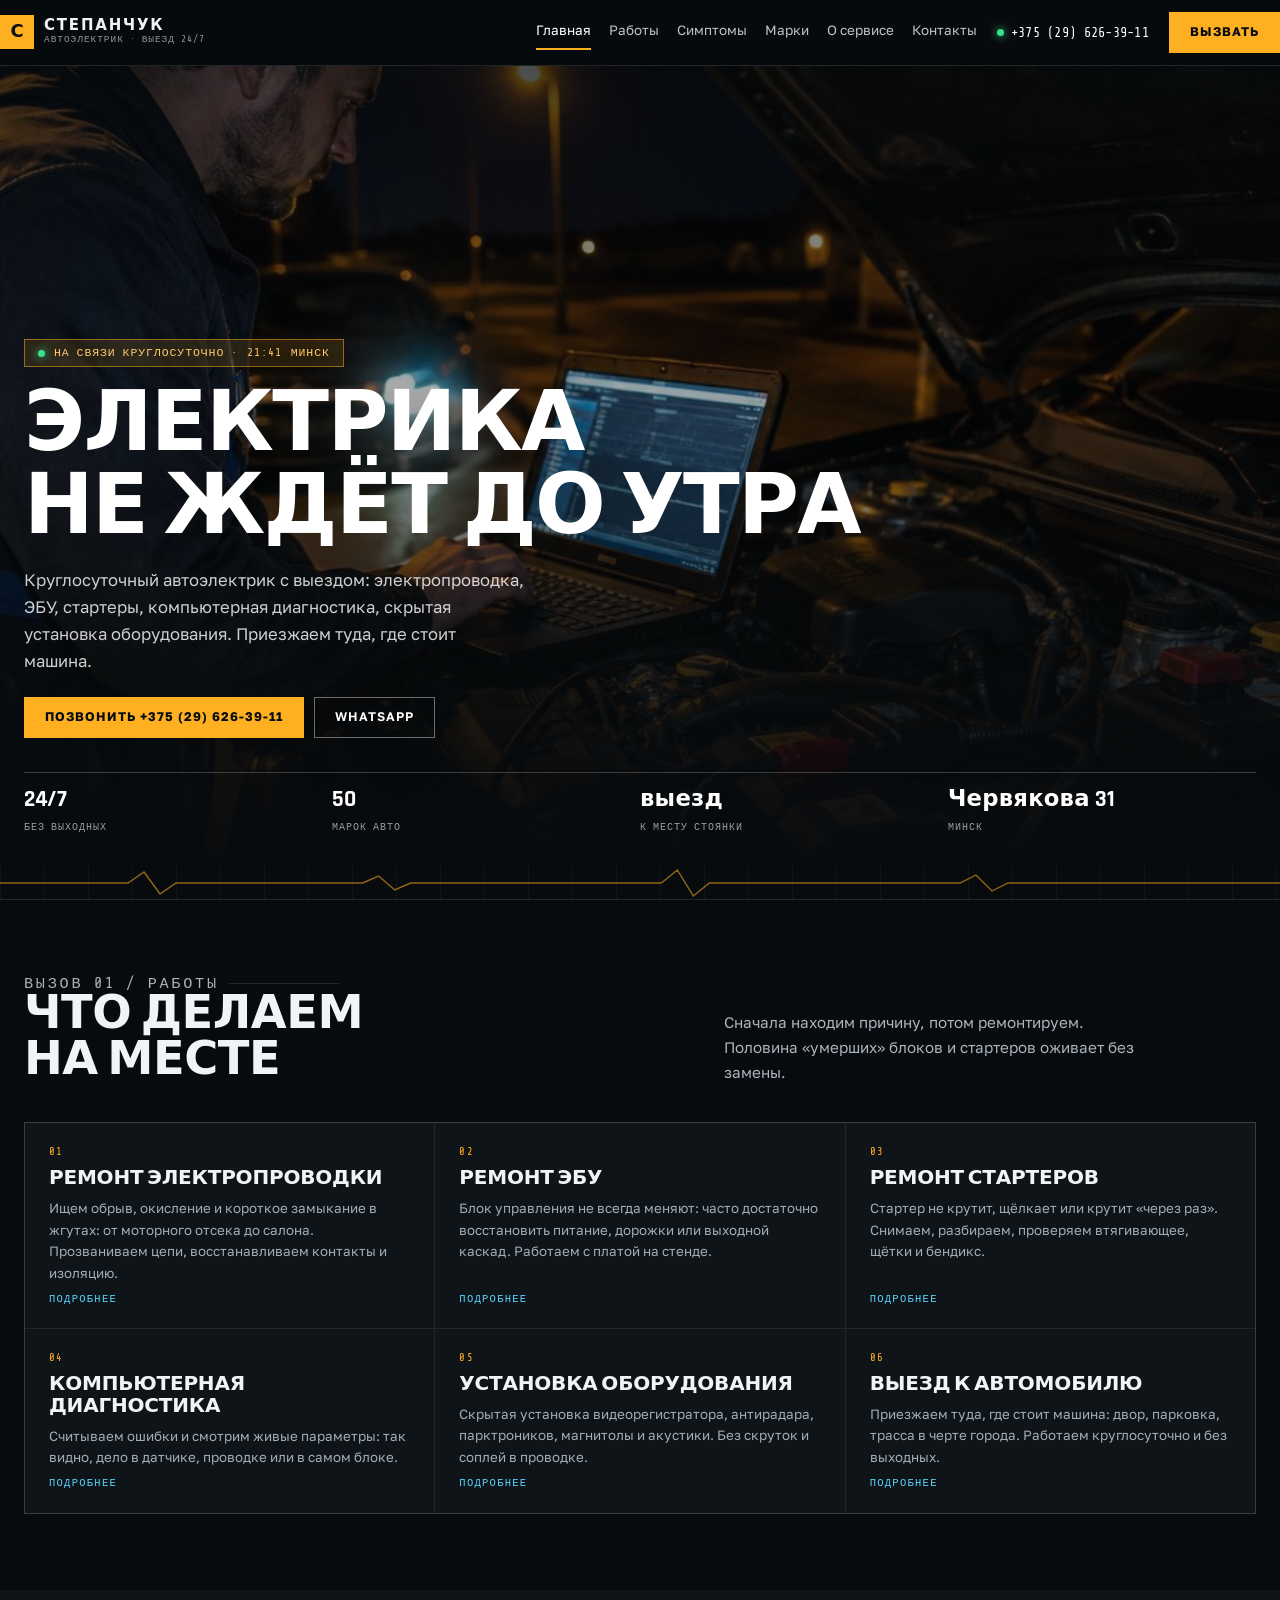
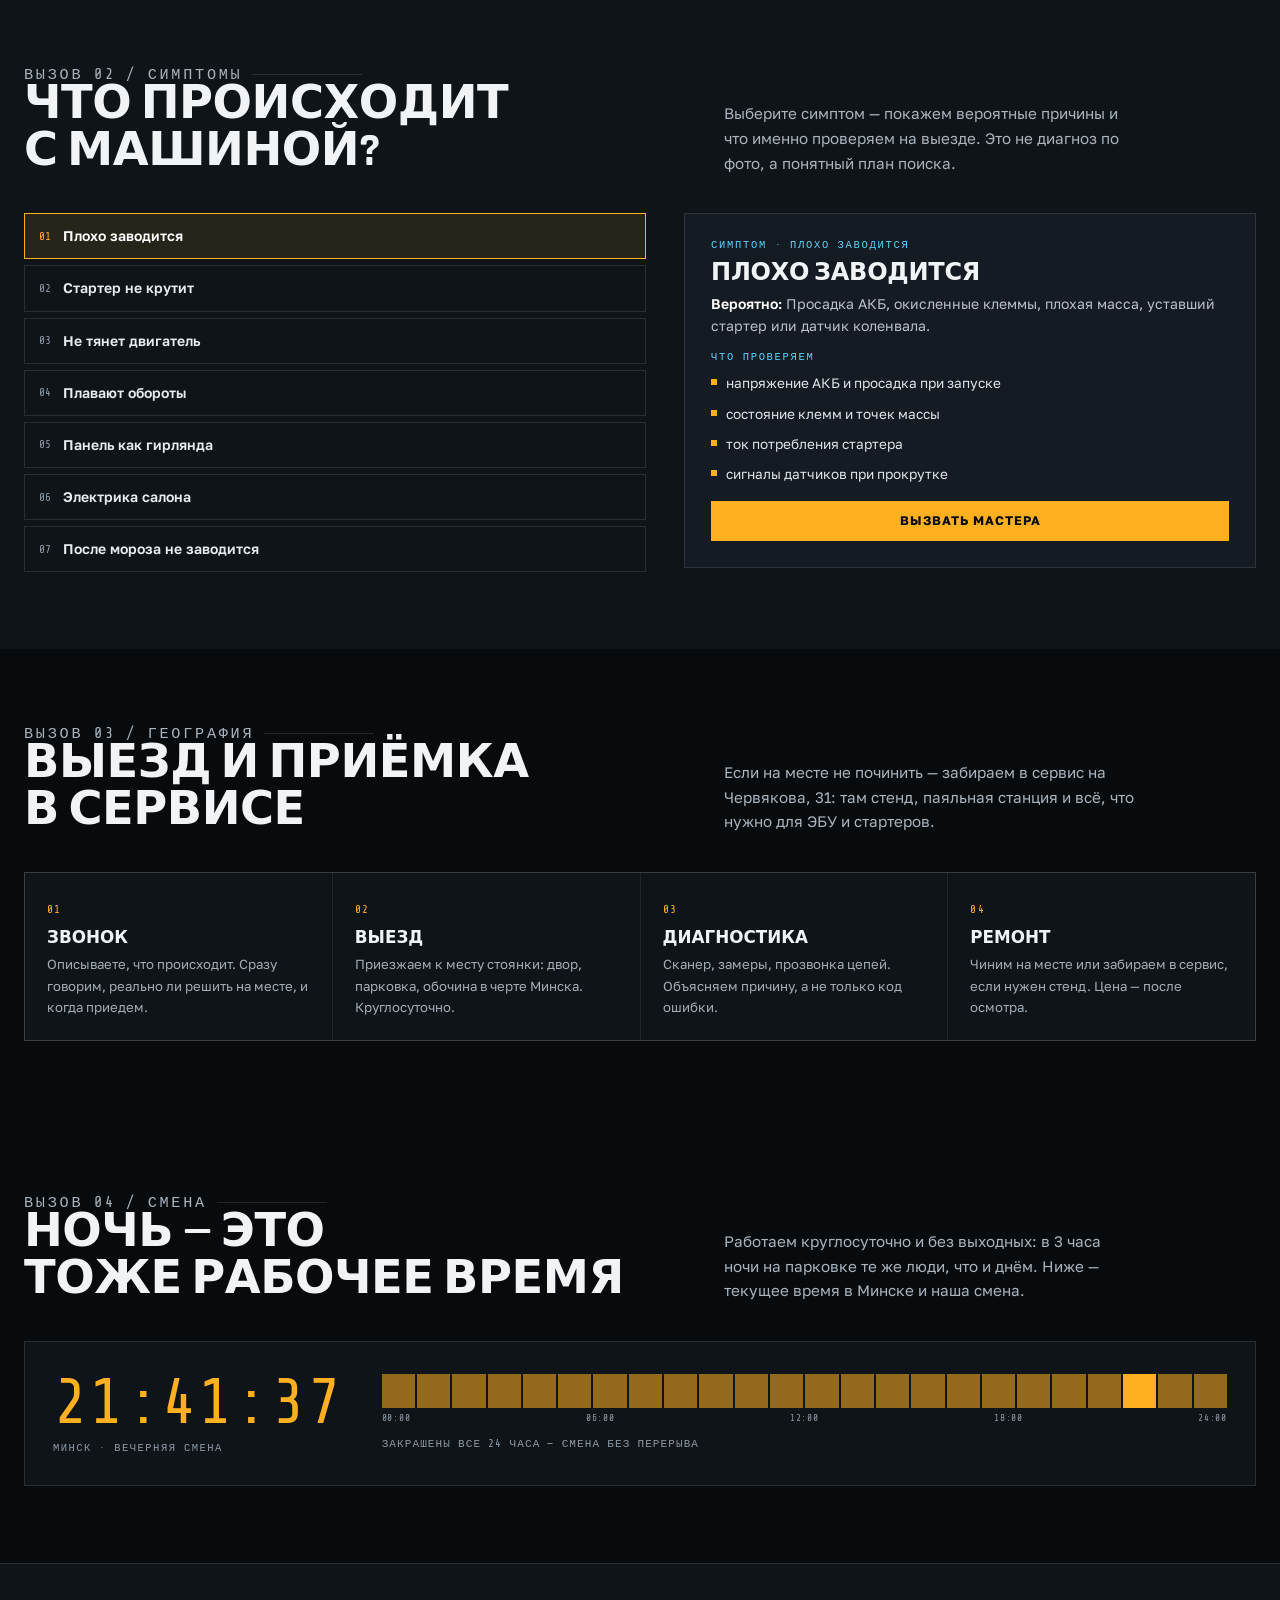
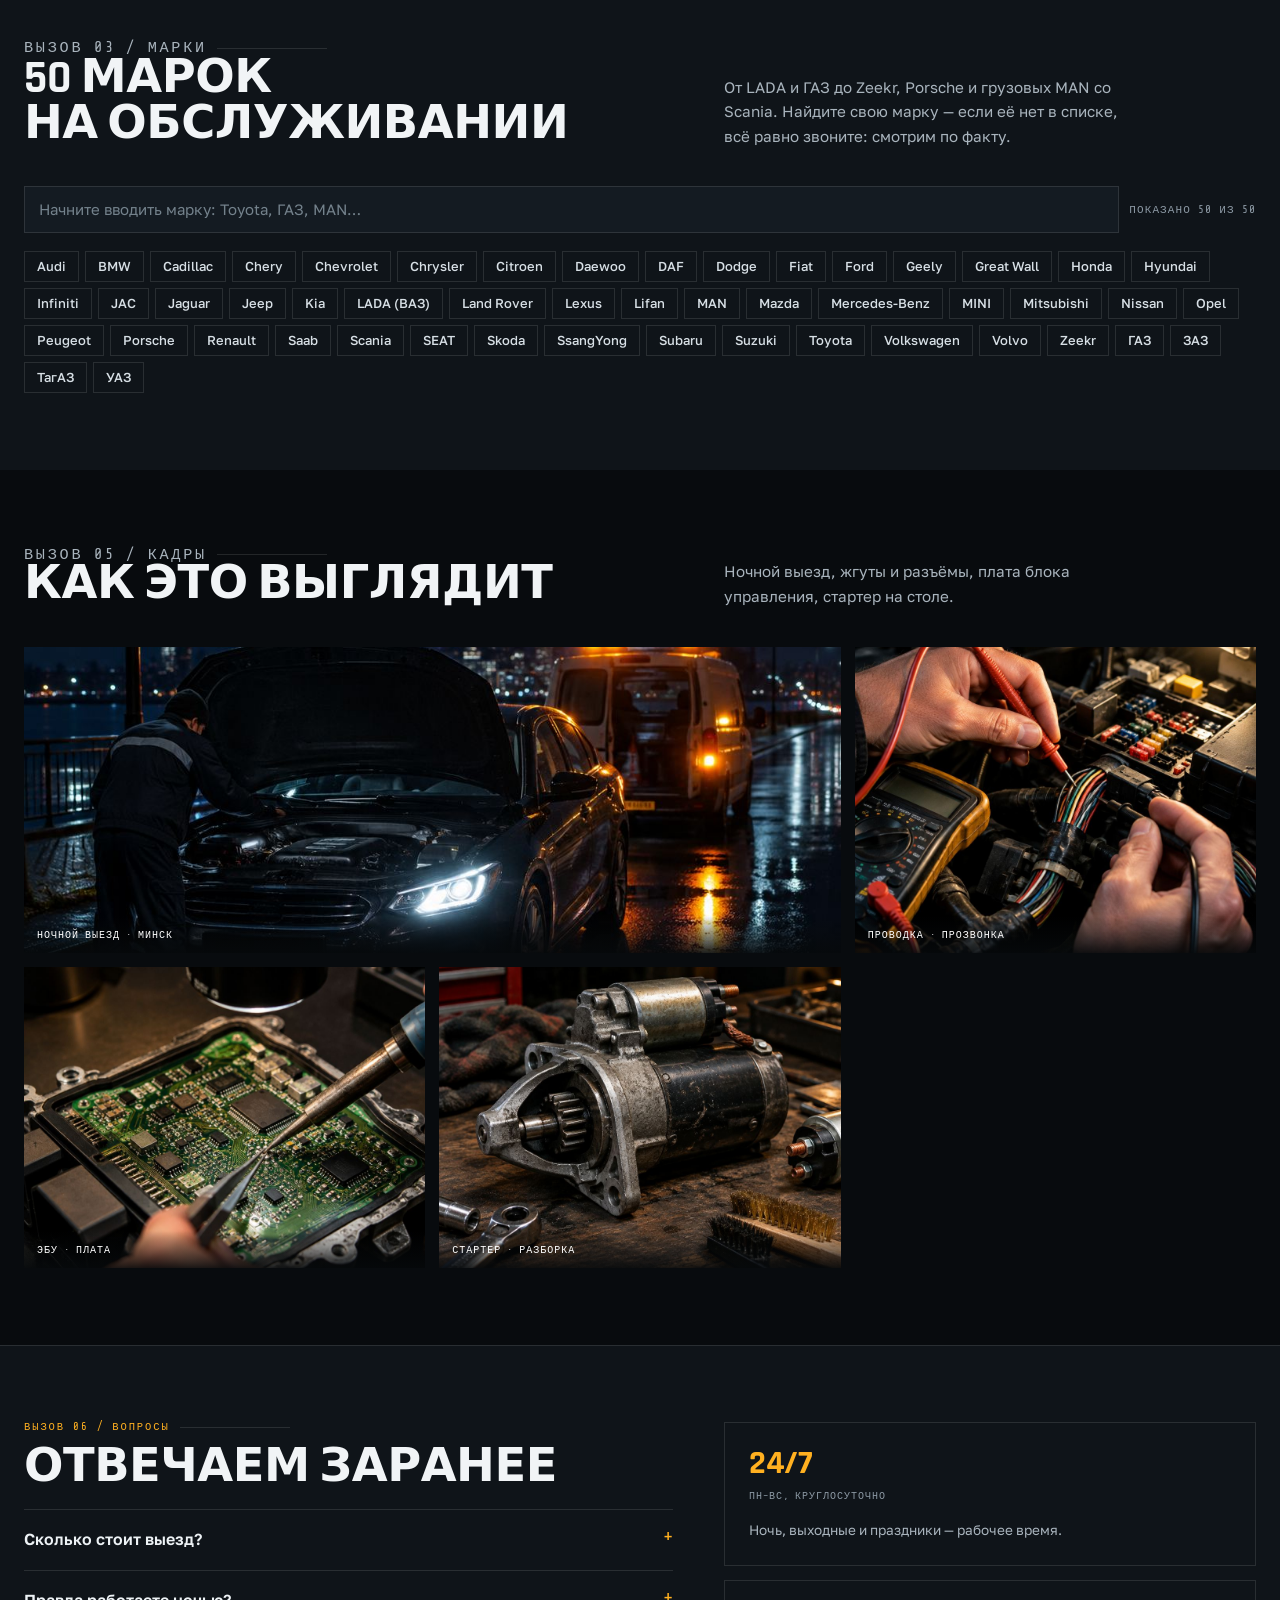
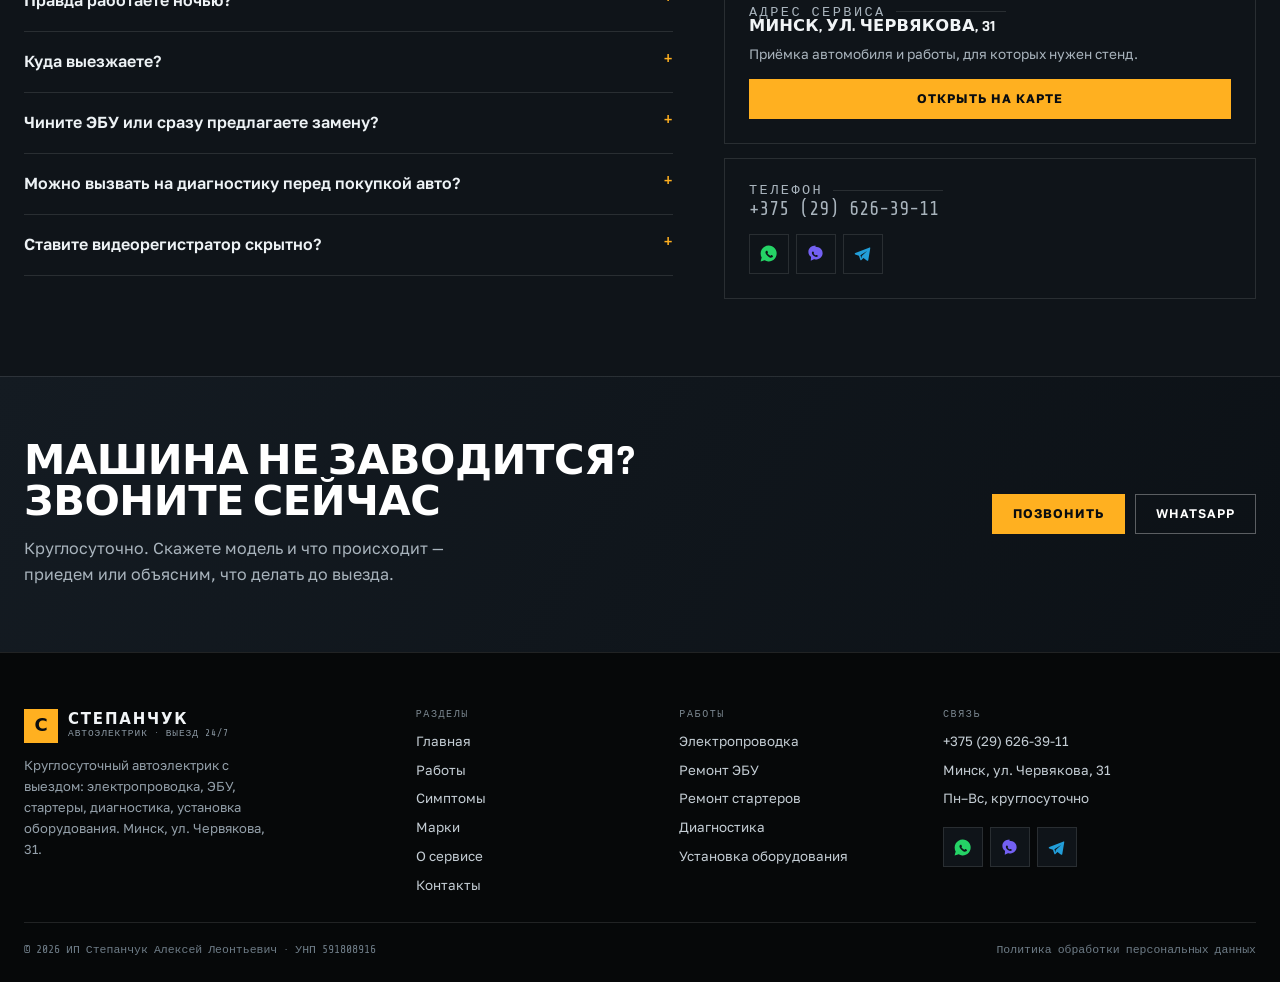
<file: index.html>
<!DOCTYPE html>
<html lang="ru">
<head>
<meta charset="utf-8">
<meta name="viewport" content="width=device-width, initial-scale=1">
<title>Круглосуточный автоэлектрик с выездом — ИП Степанчук А.Л., Минск</title>
<meta name="description" content="Автоэлектрик 24/7 с выездом по Минску: ремонт электропроводки, ЭБУ, стартеров, компьютерная диагностика, установка оборудования. Тел. +375 (29) 626-39-11.">
<meta property="og:title" content="Круглосуточный автоэлектрик с выездом — ИП Степанчук А.Л., Минск">
<meta property="og:description" content="Автоэлектрик 24/7 с выездом по Минску: ремонт электропроводки, ЭБУ, стартеров, компьютерная диагностика, установка оборудования. Тел. +375 (29) 626-39-11.">
<meta property="og:type" content="website">
<meta name="theme-color" content="#080B0E">
<style>
:root{--bg:#080B0E;--panel:#0F1419;--panel2:#141B22;--ink:#F1F4F6;--dim:#8C99A4;--line:rgba(255,255,255,.11);
--amber:#FFB020;--amber-d:#E89A0C;--cyan:#5AD3FF;--pad:24px;--max:1280px;
--disp:'Rajdhani',system-ui,sans-serif;--body:'Golos Text',system-ui,sans-serif;--mono:'Share Tech Mono',ui-monospace,monospace}
*{box-sizing:border-box}html{-webkit-text-size-adjust:100%}
body{margin:0;background:var(--bg);color:var(--ink);font:16px/1.62 var(--body);-webkit-font-smoothing:antialiased}
img{max-width:100%;display:block}
h1,h2,h3{margin:0;font-family:var(--disp);font-weight:700;line-height:1;letter-spacing:-.01em;text-transform:uppercase}
a{color:inherit;text-decoration:none}[hidden]{display:none!important}
.wrap{width:100%;max-width:var(--max);margin:0 auto;padding:0 var(--pad)}
.header{position:sticky;top:0;z-index:40;background:rgba(8,11,14,.9);border-bottom:1px solid var(--line);backdrop-filter:blur(12px)}
.header__in{display:flex;align-items:center;gap:20px;padding:12px 0}
.logo{display:flex;align-items:center;gap:10px}
.logo__mark{width:34px;height:34px;display:grid;place-items:center;background:var(--amber);color:#0A0D10;font:700 18px/1 var(--disp)}
.logo__txt{display:flex;flex-direction:column;line-height:1.12}
.logo__txt b{font:700 15px/1 var(--disp);letter-spacing:.12em}
.logo__txt i{font:400 9.5px/1.4 var(--mono);letter-spacing:.1em;text-transform:uppercase;color:var(--dim);font-style:normal}
.nav{display:flex;gap:18px;margin-left:auto;font-size:13.5px}
.nav a{padding:6px 0;border-bottom:2px solid transparent;color:#B9C4CC}
.nav a:hover,.nav a.is-on{border-color:var(--amber);color:#fff}
.header__tel{display:flex;align-items:center;gap:7px;font:400 13.5px/1 var(--mono);letter-spacing:.02em;color:#fff}
.dot{width:7px;height:7px;border-radius:50%;background:#3BE08A;box-shadow:0 0 8px #3BE08A;flex:none;animation:pulse 2.4s infinite}
@keyframes pulse{50%{opacity:.35}}
.btn{display:inline-flex;align-items:center;gap:9px;padding:13px 20px;font:600 12.5px/1 var(--body);letter-spacing:.08em;text-transform:uppercase;border:1px solid #2A333C;background:var(--panel2);color:#fff;cursor:pointer;transition:.18s}
.btn:hover{border-color:#3E4A55;background:#1A222A}
.btn--amber{background:var(--amber);border-color:var(--amber);color:#0A0D10;font-weight:700}
.btn--amber:hover{background:#FFC24A;border-color:#FFC24A}
.btn--line{background:transparent;color:#fff}
.burger{display:none;width:42px;height:38px;border:1px solid var(--line);background:var(--panel2);align-items:center;justify-content:center;flex-direction:column;gap:4px;cursor:pointer}
.burger i{display:block;width:17px;height:2px;background:#fff}
.burger.is-close i:first-child{transform:rotate(45deg) translateY(3px)}
.burger.is-close i:last-child{transform:rotate(-45deg) translateY(-3px)}
.hero{position:relative;min-height:min(94svh,800px);display:flex;align-items:flex-end;color:#fff;overflow:hidden}
.hero__img{position:absolute;inset:0;width:100%;height:100%;object-fit:cover;filter:saturate(.95)}
.hero::after{content:'';position:absolute;inset:0;background:linear-gradient(180deg,rgba(6,9,11,.72),rgba(6,9,11,.34) 40%,rgba(6,9,11,.8) 76%,#080B0E 100%)}
.hero__in{position:relative;z-index:2;width:100%;padding:clamp(36px,6vw,64px) 0 clamp(20px,3vw,28px)}
.live{display:inline-flex;align-items:center;gap:9px;padding:7px 13px;border:1px solid rgba(255,176,32,.5);background:rgba(255,176,32,.12);font:400 11.5px/1 var(--mono);letter-spacing:.08em;text-transform:uppercase;color:#FFCB6B;margin-bottom:18px}
.hero h1{font-size:clamp(2.4rem,6.6vw,5.2rem);letter-spacing:-.02em}
.hero__lede{max-width:50ch;margin:16px 0 22px;color:rgba(255,255,255,.8);font-size:clamp(.94rem,1.35vw,1.04rem)}
.hero__acts{display:flex;flex-wrap:wrap;gap:10px;margin-bottom:clamp(20px,3.2vw,34px)}
.hero .btn--line{border-color:rgba(255,255,255,.4)}
.hero .btn--line:hover{background:#fff;color:#0A0D10;border-color:#fff}
.hero__facts{display:grid;grid-template-columns:repeat(4,minmax(0,1fr));border-top:1px solid rgba(255,255,255,.2)}
.hero__facts div{padding:14px 16px 0 0}
.hero__facts b{display:block;font:700 clamp(1rem,1.9vw,1.42rem)/1.1 var(--disp);letter-spacing:.01em;color:#fff}
.hero__facts span{font:400 10px/1.5 var(--mono);letter-spacing:.1em;text-transform:uppercase;color:rgba(255,255,255,.6)}
.drawer{position:fixed;inset:0;z-index:90;background:rgba(4,6,8,.8);display:none}
.drawer[data-open]{display:block}
.drawer__in{position:absolute;inset:0 0 0 auto;width:min(400px,92vw);background:#0C1116;border-left:1px solid var(--line);padding:22px;overflow-y:auto}
.drawer__top{display:flex;justify-content:space-between;align-items:center;margin-bottom:18px}
.drawer__nav{display:grid;font:700 19px/1 var(--disp);text-transform:uppercase}
.drawer__nav a{padding:14px 0;border-bottom:1px solid var(--line)}
.drawer__cta{width:100%;justify-content:center;margin-top:18px}
.drawer__note{font-size:12.5px;color:var(--dim);margin-top:12px}
body.is-locked{overflow:hidden}
.mbar{display:none}
@media (max-width:1024px){
.nav{display:none}.burger{display:flex}.header__tel{display:none}.header__in{gap:10px}
.hero__facts{grid-template-columns:1fr 1fr}
}
</style>
<link rel="preconnect" href="https://fonts.googleapis.com">
<link rel="preconnect" href="https://fonts.gstatic.com" crossorigin>
<link href="https://fonts.googleapis.com/css2?family=Rajdhani:wght@500;600;700&family=Golos+Text:wght@400;500;600;700&family=Share+Tech+Mono&display=swap" rel="stylesheet">
<link rel="stylesheet" href="assets/css/style.css">
<link rel="icon" href="assets/img/favicon.svg" type="image/svg+xml">
</head>
<body>
<header class="header"><div class="header__in wrap">
<a class="logo" href="index.html"><span class="logo__mark">С</span><span class="logo__txt"><b>СТЕПАНЧУК</b><i>автоэлектрик · выезд 24/7</i></span></a>
<nav class="nav" aria-label="Основное меню"><a href="index.html" class="is-on">Главная</a><a href="uslugi.html">Работы</a><a href="simptomy.html">Симптомы</a><a href="marki.html">Марки</a><a href="o-kompanii.html">О сервисе</a><a href="kontakty.html">Контакты</a></nav>
<a class="header__tel" href="tel:+375296263911"><span class="dot" aria-hidden="true"></span>+375 (29) 626-39-11</a>
<a class="btn btn--amber" href="https://wa.me/375296263911" target="_blank" rel="noopener">Вызвать</a>
<button class="burger" type="button" aria-label="Меню" aria-expanded="false" aria-controls="drawer"><i></i><i></i><i></i></button>
</div></header>
<div class="drawer" id="drawer" role="dialog" aria-modal="true" aria-label="Меню" hidden>
<div class="drawer__in">
<div class="drawer__top">
<a class="logo" href="index.html"><span class="logo__mark">С</span><span class="logo__txt"><b>СТЕПАНЧУК</b><i>автоэлектрик 24/7</i></span></a>
<button class="burger is-close" type="button" data-close aria-label="Закрыть меню"><i></i><i></i></button>
</div>
<nav class="drawer__nav"><a href="index.html">Главная</a><a href="uslugi.html">Работы</a><a href="simptomy.html">Симптомы</a><a href="marki.html">Марки</a><a href="o-kompanii.html">О сервисе</a><a href="kontakty.html">Контакты</a></nav>
<a class="btn btn--amber drawer__cta" href="tel:+375296263911">Позвонить +375 (29) 626-39-11</a>
<p class="drawer__note">Круглосуточно, без выходных. Минск, ул. Червякова, 31. Выезд к месту стоянки автомобиля.</p>
</div></div>
<main>
<section class="hero">
<img class="hero__img" src="assets/img/night.jpg" alt="Автоэлектрик с диагностическим компьютером у автомобиля ночью" width="1600" height="900" fetchpriority="high">
<div class="hero__in"><div class="wrap">
<div class="live"><span class="dot" aria-hidden="true"></span>На связи круглосуточно · <span id="heroT">--:--</span> Минск</div>
<h1>Электрика<br>не ждёт до утра</h1>
<p class="hero__lede">Круглосуточный автоэлектрик с выездом: электропроводка, ЭБУ, стартеры, компьютерная диагностика, скрытая установка оборудования. Приезжаем туда, где стоит машина.</p>
<div class="hero__acts">
<a class="btn btn--amber" href="tel:+375296263911">Позвонить +375 (29) 626-39-11</a>
<a class="btn btn--line" href="https://wa.me/375296263911" target="_blank" rel="noopener">WhatsApp</a>
</div>
<div class="hero__facts">
<div><b>24/7</b><span>без выходных</span></div>
<div><b>50</b><span>марок авто</span></div>
<div><b>выезд</b><span>к месту стоянки</span></div>
<div><b>Червякова 31</b><span>Минск</span></div>
</div>
</div></div>
</section>

<div class="osc" aria-hidden="true"><svg viewBox="0 0 1200 34" preserveAspectRatio="none"><path d="M0 17 L120 17 L135 6 L150 28 L165 17 L340 17 L355 10 L370 24 L385 17 L620 17 L635 4 L650 30 L665 17 L900 17 L915 9 L930 25 L945 17 L1200 17" fill="none" stroke="#FFB020" stroke-width="1.4" opacity=".55"/></svg></div>

<section class="section"><div class="wrap">
<div class="sec-head"><div><p class="tag">вызов 01 / работы</p><h2 class="h2">Что делаем<br>на месте</h2></div>
<p>Сначала находим причину, потом ремонтируем. Половина «умерших» блоков и стартеров оживает без замены.</p></div>
<div class="wgrid">
<a class="work" href="uslugi.html#w1"><span class="work__n">01</span><h3>Ремонт электропроводки</h3><p>Ищем обрыв, окисление и короткое замыкание в жгутах: от моторного отсека до салона. Прозваниваем цепи, восстанавливаем контакты и изоляцию.</p><span class="work__go">Подробнее</span></a><a class="work" href="uslugi.html#w2"><span class="work__n">02</span><h3>Ремонт ЭБУ</h3><p>Блок управления не всегда меняют: часто достаточно восстановить питание, дорожки или выходной каскад. Работаем с платой на стенде.</p><span class="work__go">Подробнее</span></a><a class="work" href="uslugi.html#w3"><span class="work__n">03</span><h3>Ремонт стартеров</h3><p>Стартер не крутит, щёлкает или крутит «через раз». Снимаем, разбираем, проверяем втягивающее, щётки и бендикс.</p><span class="work__go">Подробнее</span></a><a class="work" href="uslugi.html#w4"><span class="work__n">04</span><h3>Компьютерная диагностика</h3><p>Считываем ошибки и смотрим живые параметры: так видно, дело в датчике, проводке или в самом блоке.</p><span class="work__go">Подробнее</span></a><a class="work" href="uslugi.html#w5"><span class="work__n">05</span><h3>Установка оборудования</h3><p>Скрытая установка видеорегистратора, антирадара, парктроников, магнитолы и акустики. Без скруток и соплей в проводке.</p><span class="work__go">Подробнее</span></a><a class="work" href="uslugi.html#w6"><span class="work__n">06</span><h3>Выезд к автомобилю</h3><p>Приезжаем туда, где стоит машина: двор, парковка, трасса в черте города. Работаем круглосуточно и без выходных.</p><span class="work__go">Подробнее</span></a>
</div>
</div></section>


<section class="section section--panel" id="diag"><div class="wrap">
<div class="sec-head"><div><p class="tag">вызов 02 / симптомы</p><h2 class="h2">Что происходит<br>с машиной?</h2></div>
<p>Выберите симптом — покажем вероятные причины и что именно проверяем на выезде. Это не диагноз по фото, а понятный план поиска.</p></div>
<div class="diag">
<div class="sym" id="sym"></div>
<div class="diag__out">
<p class="diag__k" id="dK">СИМПТОМ</p>
<h3 id="dT">Плохо заводится</h3>
<p class="diag__why" id="dW"></p>
<p class="diag__k" style="margin-top:14px">ЧТО ПРОВЕРЯЕМ</p>
<ul class="list" id="dL"></ul>
<a class="btn btn--amber" href="https://wa.me/375296263911" target="_blank" rel="noopener" id="dSend">Вызвать мастера</a>
</div>
</div>
</div></section>


<section class="section"><div class="wrap">
<div class="sec-head"><div><p class="tag">вызов 03 / география</p><h2 class="h2">Выезд и приёмка<br>в сервисе</h2></div>
<p>Если на месте не починить — забираем в сервис на Червякова, 31: там стенд, паяльная станция и всё, что нужно для ЭБУ и стартеров.</p></div>
<div class="steps">
<div class="step"><span class="step__n">01</span><b>Звонок</b><p>Описываете, что происходит. Сразу говорим, реально ли решить на месте, и когда приедем.</p></div>
<div class="step"><span class="step__n">02</span><b>Выезд</b><p>Приезжаем к месту стоянки: двор, парковка, обочина в черте Минска. Круглосуточно.</p></div>
<div class="step"><span class="step__n">03</span><b>Диагностика</b><p>Сканер, замеры, прозвонка цепей. Объясняем причину, а не только код ошибки.</p></div>
<div class="step"><span class="step__n">04</span><b>Ремонт</b><p>Чиним на месте или забираем в сервис, если нужен стенд. Цена — после осмотра.</p></div>
</div>
</div></section>


<section class="section"><div class="wrap">
<div class="sec-head"><div><p class="tag">вызов 04 / смена</p><h2 class="h2">Ночь — это<br>тоже рабочее время</h2></div>
<p>Работаем круглосуточно и без выходных: в 3 часа ночи на парковке те же люди, что и днём. Ниже — текущее время в Минске и наша смена.</p></div>
<div class="clock">
<div><div class="clock__t" id="clockT">--:--:--</div><div class="clock__s" id="clockS">МИНСК · ЕВРОПА/МИНСК</div></div>
<div>
<div class="bars" id="bars"></div>
<div class="clock__lg"><span>00:00</span><span>06:00</span><span>12:00</span><span>18:00</span><span>24:00</span></div>
<p style="font:400 11px/1.6 var(--mono);letter-spacing:.1em;text-transform:uppercase;color:#8C99A4;margin:12px 0 0">закрашены все 24 часа — смена без перерыва</p>
</div>
</div>
</div></section>



<section class="section section--panel section--line" id="brands"><div class="wrap">
<div class="sec-head"><div><p class="tag">вызов 03 / марки</p><h2 class="h2">50 марок<br>на обслуживании</h2></div>
<p>От LADA и ГАЗ до Zeekr, Porsche и грузовых MAN со Scania. Найдите свою марку — если её нет в списке, всё равно звоните: смотрим по факту.</p></div>
<div class="bsearch">
<input type="text" id="bq" placeholder="Начните вводить марку: Toyota, ГАЗ, MAN…" aria-label="Поиск по марке автомобиля">
<span class="cnt" id="bCnt">показано 50 из 50</span>
</div>
<div class="blist" id="blist"><span data-b="audi">Audi</span><span data-b="bmw">BMW</span><span data-b="cadillac">Cadillac</span><span data-b="chery">Chery</span><span data-b="chevrolet">Chevrolet</span><span data-b="chrysler">Chrysler</span><span data-b="citroen">Citroen</span><span data-b="daewoo">Daewoo</span><span data-b="daf">DAF</span><span data-b="dodge">Dodge</span><span data-b="fiat">Fiat</span><span data-b="ford">Ford</span><span data-b="geely">Geely</span><span data-b="great wall">Great Wall</span><span data-b="honda">Honda</span><span data-b="hyundai">Hyundai</span><span data-b="infiniti">Infiniti</span><span data-b="jac">JAC</span><span data-b="jaguar">Jaguar</span><span data-b="jeep">Jeep</span><span data-b="kia">Kia</span><span data-b="lada (ваз)">LADA (ВАЗ)</span><span data-b="land rover">Land Rover</span><span data-b="lexus">Lexus</span><span data-b="lifan">Lifan</span><span data-b="man">MAN</span><span data-b="mazda">Mazda</span><span data-b="mercedes-benz">Mercedes-Benz</span><span data-b="mini">MINI</span><span data-b="mitsubishi">Mitsubishi</span><span data-b="nissan">Nissan</span><span data-b="opel">Opel</span><span data-b="peugeot">Peugeot</span><span data-b="porsche">Porsche</span><span data-b="renault">Renault</span><span data-b="saab">Saab</span><span data-b="scania">Scania</span><span data-b="seat">SEAT</span><span data-b="skoda">Skoda</span><span data-b="ssangyong">SsangYong</span><span data-b="subaru">Subaru</span><span data-b="suzuki">Suzuki</span><span data-b="toyota">Toyota</span><span data-b="volkswagen">Volkswagen</span><span data-b="volvo">Volvo</span><span data-b="zeekr">Zeekr</span><span data-b="газ">ГАЗ</span><span data-b="заз">ЗАЗ</span><span data-b="тагаз">ТагАЗ</span><span data-b="уаз">УАЗ</span></div>
<p class="bempty" id="bEmpty" hidden>Такой марки в списке нет, но это не отказ: позвоните, уточним по модели и году.</p>
</div></section>


<section class="section"><div class="wrap">
<div class="sec-head"><div><p class="tag">вызов 05 / кадры</p><h2 class="h2">Как это выглядит</h2></div>
<p>Ночной выезд, жгуты и разъёмы, плата блока управления, стартер на столе.</p></div>
<div class="gal">
<figure class="wide"><img src="assets/img/street.jpg" alt="Автомобиль с открытым капотом на ночной улице" width="1600" height="700" loading="lazy"><figcaption>Ночной выезд · Минск</figcaption></figure>
<figure><img src="assets/img/wires.jpg" alt="Прозвонка проводки мультиметром" width="1200" height="900" loading="lazy"><figcaption>Проводка · прозвонка</figcaption></figure>
<figure><img src="assets/img/ecu.jpg" alt="Ремонт платы ЭБУ" width="1200" height="900" loading="lazy"><figcaption>ЭБУ · плата</figcaption></figure>
<figure><img src="assets/img/starter.jpg" alt="Стартер на верстаке" width="1200" height="900" loading="lazy"><figcaption>Стартер · разборка</figcaption></figure>
</div>
</div></section>

<section class="section section--panel section--line"><div class="wrap"><div class="two">
<div><p class="tag">вызов 06 / вопросы</p><h2 class="h2" style="margin-bottom:18px">Отвечаем заранее</h2>
<div class="faq">
<details><summary>Сколько стоит выезд?</summary><p>В объявлении указана цена только за выезд. Стоимость работ считаем после осмотра: она зависит от того, что именно сломалось. Смету называем до начала ремонта.</p></details>
<details><summary>Правда работаете ночью?</summary><p>Да, Пн–Вс круглосуточно, без выходных. Ночь — обычная смена, а не «по договорённости».</p></details>
<details><summary>Куда выезжаете?</summary><p>Минск и в пределах города — к месту стоянки автомобиля. Если машина за городом, уточняйте по телефону: скажем, возможен ли выезд.</p></details>
<details><summary>Чините ЭБУ или сразу предлагаете замену?</summary><p>Сначала проверяем блок: питание, массу, дорожки, выходные каскады. Если восстанавливается — ремонтируем, и это дешевле нового блока.</p></details>
<details><summary>Можно вызвать на диагностику перед покупкой авто?</summary><p>Да. Смотрим ошибки, работу электрики и скрытые проблемы по проводке — полезно перед покупкой машины с пробегом.</p></details>
<details><summary>Ставите видеорегистратор скрытно?</summary><p>Да, прокладываем кабель скрыто, подключаем без скруток, аккуратно и без вмешательства в штатные цепи.</p></details>
</div></div>
<div><div class="card fact" style="margin-bottom:14px"><b>24/7</b><span>Пн–Вс, круглосуточно</span><p style="margin-top:12px">Ночь, выходные и праздники — рабочее время.</p></div>
<div class="card" style="margin-bottom:14px"><p class="tag">адрес сервиса</p><h3 style="font-size:1.02rem;margin-bottom:8px">Минск, ул. Червякова, 31</h3>
<p>Приёмка автомобиля и работы, для которых нужен стенд.</p>
<a class="btn btn--amber" style="width:100%;justify-content:center;margin-top:14px" href="https://maps.google.com/?q=%D0%9C%D0%B8%D0%BD%D1%81%D0%BA%2C+%D1%83%D0%BB%D0%B8%D1%86%D0%B0+%D0%A7%D0%B5%D1%80%D0%B2%D1%8F%D0%BA%D0%BE%D0%B2%D0%B0+31" target="_blank" rel="noopener">Открыть на карте</a></div>
<div class="card"><p class="tag">телефон</p>
<p style="font:400 1.2rem/1.3 var(--mono);margin:0 0 12px"><a href="tel:+375296263911">+375 (29) 626-39-11</a></p>
<div class="msgr"><a href="https://wa.me/375296263911" target="_blank" rel="noopener" aria-label="WhatsApp" style="color:#25D366"><svg viewBox="0 0 24 24" fill="currentColor" aria-hidden="true"><path d="M12 2a10 10 0 0 0-8.6 15L2 22l5.2-1.4A10 10 0 1 0 12 2m5.3 14.1c-.2.6-1.2 1.2-1.9 1.2-.5 0-1.1 0-2-.4a11 11 0 0 1-4.4-3.9c-.5-.8-.9-1.7-.9-2.5 0-.7.4-1.4.9-1.8.2-.2.4-.3.6-.3h.5c.2 0 .4 0 .5.4l.7 1.6c0 .2 0 .3-.1.5l-.4.5c-.1.2-.2.3 0 .5a8 8 0 0 0 3.4 2.9c.2.1.4.1.5-.1l.6-.7c.1-.2.3-.2.5-.1l1.6.8c.2.1.3.2.3.4s0 .5-.1.9"/></svg></a><a href="viber://chat?number=%2B375296263911" aria-label="Viber" style="color:#7360F2"><svg viewBox="0 0 24 24" fill="currentColor" aria-hidden="true"><path d="M12 2C7 2 3 5.6 3 10c0 2.5 1.3 4.7 3.4 6.1L6 21l4-1.6c.6.1 1.3.2 2 .2 5 0 9-3.6 9-8s-4-8-9-8m3.6 11.3c-.4.9-1.9 1.6-2.7 1.5-2.4-.3-4.6-2.1-5.4-4.4-.3-.8.2-2 1-2.4.3-.2.7 0 .9.3l.7 1.2c.1.3 0 .5-.2.7-.3.2-.2.5.1.9.6.8 1.2 1.2 1.9 1.5.4.2.6 0 .8-.2s.4-.3.7-.2l1.3.6c.3.2.3.6.2.9"/></svg></a><a href="https://t.me/+375296263911" target="_blank" rel="noopener" aria-label="Telegram" style="color:#229ED9"><svg viewBox="0 0 24 24" fill="currentColor" aria-hidden="true"><path d="M21.8 4.2 2.9 11.4c-.9.3-.9 1.5 0 1.8l4.6 1.5 1.7 5.3c.2.7 1 .9 1.5.3l2.5-2.6 4.6 3.4c.6.4 1.4 0 1.5-.7l2.5-15c.1-.8-.6-1.4-1.5-1.2M9.4 14.3l8.4-5.6-6.8 6.6-.2 3z"/></svg></a></div></div>
</div>
</div></div></section>

<section class="cta"><div class="wrap cta__in">
<div><h2>Машина не заводится?<br>Звоните сейчас</h2>
<p>Круглосуточно. Скажете модель и что происходит — приедем или объясним, что делать до выезда.</p></div>
<div class="cta__acts"><a class="btn btn--amber" href="tel:+375296263911">Позвонить</a><a class="btn btn--line" href="https://wa.me/375296263911" target="_blank" rel="noopener">WhatsApp</a></div>
</div></section>
</main>
<footer class="footer"><div class="wrap">
<div class="footer__top">
<div class="footer__about"><a class="logo" href="index.html"><span class="logo__mark">С</span><span class="logo__txt"><b>СТЕПАНЧУК</b><i>автоэлектрик · выезд 24/7</i></span></a>
<p>Круглосуточный автоэлектрик с выездом: электропроводка, ЭБУ, стартеры, диагностика, установка оборудования. Минск, ул. Червякова, 31.</p></div>
<div><h4>Разделы</h4><ul><li><a href="index.html">Главная</a></li><li><a href="uslugi.html">Работы</a></li><li><a href="simptomy.html">Симптомы</a></li><li><a href="marki.html">Марки</a></li><li><a href="o-kompanii.html">О сервисе</a></li><li><a href="kontakty.html">Контакты</a></li></ul></div>
<div><h4>Работы</h4><ul><li><a href="uslugi.html">Электропроводка</a></li><li><a href="uslugi.html">Ремонт ЭБУ</a></li><li><a href="uslugi.html">Ремонт стартеров</a></li><li><a href="uslugi.html">Диагностика</a></li><li><a href="uslugi.html">Установка оборудования</a></li></ul></div>
<div><h4>Связь</h4><ul>
<li><a href="tel:+375296263911">+375 (29) 626-39-11</a></li>
<li><a href="https://maps.google.com/?q=%D0%9C%D0%B8%D0%BD%D1%81%D0%BA%2C+%D1%83%D0%BB%D0%B8%D1%86%D0%B0+%D0%A7%D0%B5%D1%80%D0%B2%D1%8F%D0%BA%D0%BE%D0%B2%D0%B0+31" target="_blank" rel="noopener">Минск, ул. Червякова, 31</a></li>
<li>Пн–Вс, круглосуточно</li>
<li style="margin-top:10px"><div class="msgr"><a href="https://wa.me/375296263911" target="_blank" rel="noopener" aria-label="WhatsApp" style="color:#25D366"><svg viewBox="0 0 24 24" fill="currentColor" aria-hidden="true"><path d="M12 2a10 10 0 0 0-8.6 15L2 22l5.2-1.4A10 10 0 1 0 12 2m5.3 14.1c-.2.6-1.2 1.2-1.9 1.2-.5 0-1.1 0-2-.4a11 11 0 0 1-4.4-3.9c-.5-.8-.9-1.7-.9-2.5 0-.7.4-1.4.9-1.8.2-.2.4-.3.6-.3h.5c.2 0 .4 0 .5.4l.7 1.6c0 .2 0 .3-.1.5l-.4.5c-.1.2-.2.3 0 .5a8 8 0 0 0 3.4 2.9c.2.1.4.1.5-.1l.6-.7c.1-.2.3-.2.5-.1l1.6.8c.2.1.3.2.3.4s0 .5-.1.9"/></svg></a><a href="viber://chat?number=%2B375296263911" aria-label="Viber" style="color:#7360F2"><svg viewBox="0 0 24 24" fill="currentColor" aria-hidden="true"><path d="M12 2C7 2 3 5.6 3 10c0 2.5 1.3 4.7 3.4 6.1L6 21l4-1.6c.6.1 1.3.2 2 .2 5 0 9-3.6 9-8s-4-8-9-8m3.6 11.3c-.4.9-1.9 1.6-2.7 1.5-2.4-.3-4.6-2.1-5.4-4.4-.3-.8.2-2 1-2.4.3-.2.7 0 .9.3l.7 1.2c.1.3 0 .5-.2.7-.3.2-.2.5.1.9.6.8 1.2 1.2 1.9 1.5.4.2.6 0 .8-.2s.4-.3.7-.2l1.3.6c.3.2.3.6.2.9"/></svg></a><a href="https://t.me/+375296263911" target="_blank" rel="noopener" aria-label="Telegram" style="color:#229ED9"><svg viewBox="0 0 24 24" fill="currentColor" aria-hidden="true"><path d="M21.8 4.2 2.9 11.4c-.9.3-.9 1.5 0 1.8l4.6 1.5 1.7 5.3c.2.7 1 .9 1.5.3l2.5-2.6 4.6 3.4c.6.4 1.4 0 1.5-.7l2.5-15c.1-.8-.6-1.4-1.5-1.2M9.4 14.3l8.4-5.6-6.8 6.6-.2 3z"/></svg></a></div></li>
</ul></div>
</div>
<div class="footer__bottom"><span>© <span id="yr">2026</span> ИП Степанчук Алексей Леонтьевич · УНП 591808916</span>
<span><a href="politika.html">Политика обработки персональных данных</a></span></div>
</div></footer>
<div class="mbar" role="navigation" aria-label="Быстрая связь">
<a href="tel:+375296263911"><svg viewBox="0 0 24 24" fill="currentColor" aria-hidden="true"><path d="M6.6 10.8a15.5 15.5 0 0 0 6.6 6.6l2.2-2.2a1 1 0 0 1 1-.24c1.1.36 2.3.56 3.5.56a1 1 0 0 1 1 1V20a1 1 0 0 1-1 1A17 17 0 0 1 3 4a1 1 0 0 1 1-1h3.5a1 1 0 0 1 1 1c0 1.2.2 2.4.56 3.5a1 1 0 0 1-.25 1z"/></svg>Позвонить</a>
<a href="https://wa.me/375296263911" target="_blank" rel="noopener"><svg viewBox="0 0 24 24" fill="currentColor" aria-hidden="true"><path d="M12 2a10 10 0 0 0-8.6 15L2 22l5.2-1.4A10 10 0 1 0 12 2m5.3 14.1c-.2.6-1.2 1.2-1.9 1.2-.5 0-1.1 0-2-.4a11 11 0 0 1-4.4-3.9c-.5-.8-.9-1.7-.9-2.5 0-.7.4-1.4.9-1.8.2-.2.4-.3.6-.3h.5c.2 0 .4 0 .5.4l.7 1.6c0 .2 0 .3-.1.5l-.4.5c-.1.2-.2.3 0 .5a8 8 0 0 0 3.4 2.9c.2.1.4.1.5-.1l.6-.7c.1-.2.3-.2.5-.1l1.6.8c.2.1.3.2.3.4s0 .5-.1.9"/></svg>WhatsApp</a>
<a href="viber://chat?number=%2B375296263911"><svg viewBox="0 0 24 24" fill="currentColor" aria-hidden="true"><path d="M12 2C7 2 3 5.6 3 10c0 2.5 1.3 4.7 3.4 6.1L6 21l4-1.6c.6.1 1.3.2 2 .2 5 0 9-3.6 9-8s-4-8-9-8m3.6 11.3c-.4.9-1.9 1.6-2.7 1.5-2.4-.3-4.6-2.1-5.4-4.4-.3-.8.2-2 1-2.4.3-.2.7 0 .9.3l.7 1.2c.1.3 0 .5-.2.7-.3.2-.2.5.1.9.6.8 1.2 1.2 1.9 1.5.4.2.6 0 .8-.2s.4-.3.7-.2l1.3.6c.3.2.3.6.2.9"/></svg>Viber</a>
<a href="https://t.me/+375296263911" target="_blank" rel="noopener"><svg viewBox="0 0 24 24" fill="currentColor" aria-hidden="true"><path d="M21.8 4.2 2.9 11.4c-.9.3-.9 1.5 0 1.8l4.6 1.5 1.7 5.3c.2.7 1 .9 1.5.3l2.5-2.6 4.6 3.4c.6.4 1.4 0 1.5-.7l2.5-15c.1-.8-.6-1.4-1.5-1.2M9.4 14.3l8.4-5.6-6.8 6.6-.2 3z"/></svg>Telegram</a>
</div>
<script src="assets/js/main.js"></script>
</body>
</html>
</file>
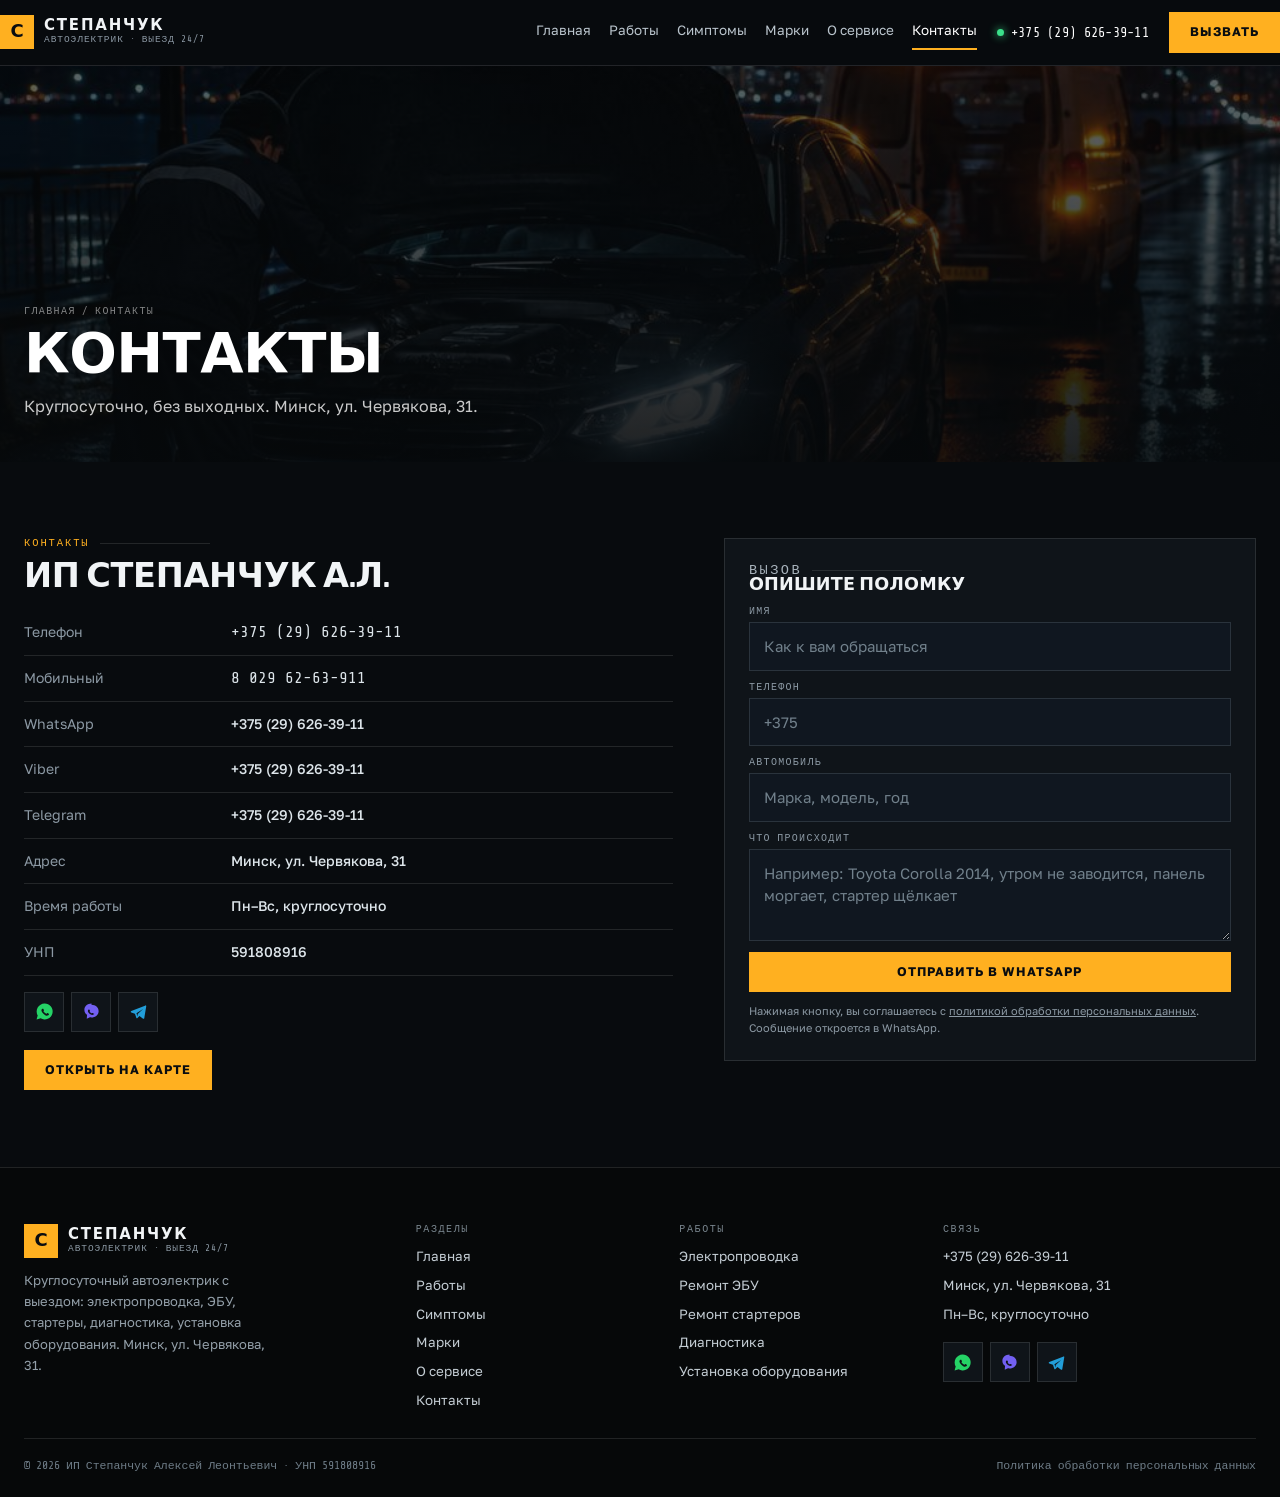
<file: kontakty.html>
<!DOCTYPE html>
<html lang="ru">
<head>
<meta charset="utf-8">
<meta name="viewport" content="width=device-width, initial-scale=1">
<title>Контакты — автоэлектрик 24/7, Минск, Червякова 31</title>
<meta name="description" content="Телефон +375 (29) 626-39-11, WhatsApp, Viber, Telegram. Круглосуточно, без выходных. Минск, ул. Червякова, 31.">
<meta property="og:title" content="Контакты — автоэлектрик 24/7, Минск, Червякова 31">
<meta property="og:description" content="Телефон +375 (29) 626-39-11, WhatsApp, Viber, Telegram. Круглосуточно, без выходных. Минск, ул. Червякова, 31.">
<meta property="og:type" content="website">
<meta name="theme-color" content="#080B0E">
<style>
:root{--bg:#080B0E;--panel:#0F1419;--panel2:#141B22;--ink:#F1F4F6;--dim:#8C99A4;--line:rgba(255,255,255,.11);
--amber:#FFB020;--amber-d:#E89A0C;--cyan:#5AD3FF;--pad:24px;--max:1280px;
--disp:'Rajdhani',system-ui,sans-serif;--body:'Golos Text',system-ui,sans-serif;--mono:'Share Tech Mono',ui-monospace,monospace}
*{box-sizing:border-box}html{-webkit-text-size-adjust:100%}
body{margin:0;background:var(--bg);color:var(--ink);font:16px/1.62 var(--body);-webkit-font-smoothing:antialiased}
img{max-width:100%;display:block}
h1,h2,h3{margin:0;font-family:var(--disp);font-weight:700;line-height:1;letter-spacing:-.01em;text-transform:uppercase}
a{color:inherit;text-decoration:none}[hidden]{display:none!important}
.wrap{width:100%;max-width:var(--max);margin:0 auto;padding:0 var(--pad)}
.header{position:sticky;top:0;z-index:40;background:rgba(8,11,14,.9);border-bottom:1px solid var(--line);backdrop-filter:blur(12px)}
.header__in{display:flex;align-items:center;gap:20px;padding:12px 0}
.logo{display:flex;align-items:center;gap:10px}
.logo__mark{width:34px;height:34px;display:grid;place-items:center;background:var(--amber);color:#0A0D10;font:700 18px/1 var(--disp)}
.logo__txt{display:flex;flex-direction:column;line-height:1.12}
.logo__txt b{font:700 15px/1 var(--disp);letter-spacing:.12em}
.logo__txt i{font:400 9.5px/1.4 var(--mono);letter-spacing:.1em;text-transform:uppercase;color:var(--dim);font-style:normal}
.nav{display:flex;gap:18px;margin-left:auto;font-size:13.5px}
.nav a{padding:6px 0;border-bottom:2px solid transparent;color:#B9C4CC}
.nav a:hover,.nav a.is-on{border-color:var(--amber);color:#fff}
.header__tel{display:flex;align-items:center;gap:7px;font:400 13.5px/1 var(--mono);letter-spacing:.02em;color:#fff}
.dot{width:7px;height:7px;border-radius:50%;background:#3BE08A;box-shadow:0 0 8px #3BE08A;flex:none;animation:pulse 2.4s infinite}
@keyframes pulse{50%{opacity:.35}}
.btn{display:inline-flex;align-items:center;gap:9px;padding:13px 20px;font:600 12.5px/1 var(--body);letter-spacing:.08em;text-transform:uppercase;border:1px solid #2A333C;background:var(--panel2);color:#fff;cursor:pointer;transition:.18s}
.btn:hover{border-color:#3E4A55;background:#1A222A}
.btn--amber{background:var(--amber);border-color:var(--amber);color:#0A0D10;font-weight:700}
.btn--amber:hover{background:#FFC24A;border-color:#FFC24A}
.btn--line{background:transparent;color:#fff}
.burger{display:none;width:42px;height:38px;border:1px solid var(--line);background:var(--panel2);align-items:center;justify-content:center;flex-direction:column;gap:4px;cursor:pointer}
.burger i{display:block;width:17px;height:2px;background:#fff}
.burger.is-close i:first-child{transform:rotate(45deg) translateY(3px)}
.burger.is-close i:last-child{transform:rotate(-45deg) translateY(-3px)}
.hero{position:relative;min-height:min(94svh,800px);display:flex;align-items:flex-end;color:#fff;overflow:hidden}
.hero__img{position:absolute;inset:0;width:100%;height:100%;object-fit:cover;filter:saturate(.95)}
.hero::after{content:'';position:absolute;inset:0;background:linear-gradient(180deg,rgba(6,9,11,.72),rgba(6,9,11,.34) 40%,rgba(6,9,11,.8) 76%,#080B0E 100%)}
.hero__in{position:relative;z-index:2;width:100%;padding:clamp(36px,6vw,64px) 0 clamp(20px,3vw,28px)}
.live{display:inline-flex;align-items:center;gap:9px;padding:7px 13px;border:1px solid rgba(255,176,32,.5);background:rgba(255,176,32,.12);font:400 11.5px/1 var(--mono);letter-spacing:.08em;text-transform:uppercase;color:#FFCB6B;margin-bottom:18px}
.hero h1{font-size:clamp(2.4rem,6.6vw,5.2rem);letter-spacing:-.02em}
.hero__lede{max-width:50ch;margin:16px 0 22px;color:rgba(255,255,255,.8);font-size:clamp(.94rem,1.35vw,1.04rem)}
.hero__acts{display:flex;flex-wrap:wrap;gap:10px;margin-bottom:clamp(20px,3.2vw,34px)}
.hero .btn--line{border-color:rgba(255,255,255,.4)}
.hero .btn--line:hover{background:#fff;color:#0A0D10;border-color:#fff}
.hero__facts{display:grid;grid-template-columns:repeat(4,minmax(0,1fr));border-top:1px solid rgba(255,255,255,.2)}
.hero__facts div{padding:14px 16px 0 0}
.hero__facts b{display:block;font:700 clamp(1rem,1.9vw,1.42rem)/1.1 var(--disp);letter-spacing:.01em;color:#fff}
.hero__facts span{font:400 10px/1.5 var(--mono);letter-spacing:.1em;text-transform:uppercase;color:rgba(255,255,255,.6)}
.drawer{position:fixed;inset:0;z-index:90;background:rgba(4,6,8,.8);display:none}
.drawer[data-open]{display:block}
.drawer__in{position:absolute;inset:0 0 0 auto;width:min(400px,92vw);background:#0C1116;border-left:1px solid var(--line);padding:22px;overflow-y:auto}
.drawer__top{display:flex;justify-content:space-between;align-items:center;margin-bottom:18px}
.drawer__nav{display:grid;font:700 19px/1 var(--disp);text-transform:uppercase}
.drawer__nav a{padding:14px 0;border-bottom:1px solid var(--line)}
.drawer__cta{width:100%;justify-content:center;margin-top:18px}
.drawer__note{font-size:12.5px;color:var(--dim);margin-top:12px}
body.is-locked{overflow:hidden}
.mbar{display:none}
@media (max-width:1024px){
.nav{display:none}.burger{display:flex}.header__tel{display:none}.header__in{gap:10px}
.hero__facts{grid-template-columns:1fr 1fr}
}
</style>
<link rel="preconnect" href="https://fonts.googleapis.com">
<link rel="preconnect" href="https://fonts.gstatic.com" crossorigin>
<link href="https://fonts.googleapis.com/css2?family=Rajdhani:wght@500;600;700&family=Golos+Text:wght@400;500;600;700&family=Share+Tech+Mono&display=swap" rel="stylesheet">
<link rel="stylesheet" href="assets/css/style.css">
<link rel="icon" href="assets/img/favicon.svg" type="image/svg+xml">
</head>
<body>
<header class="header"><div class="header__in wrap">
<a class="logo" href="index.html"><span class="logo__mark">С</span><span class="logo__txt"><b>СТЕПАНЧУК</b><i>автоэлектрик · выезд 24/7</i></span></a>
<nav class="nav" aria-label="Основное меню"><a href="index.html">Главная</a><a href="uslugi.html">Работы</a><a href="simptomy.html">Симптомы</a><a href="marki.html">Марки</a><a href="o-kompanii.html">О сервисе</a><a href="kontakty.html" class="is-on">Контакты</a></nav>
<a class="header__tel" href="tel:+375296263911"><span class="dot" aria-hidden="true"></span>+375 (29) 626-39-11</a>
<a class="btn btn--amber" href="https://wa.me/375296263911" target="_blank" rel="noopener">Вызвать</a>
<button class="burger" type="button" aria-label="Меню" aria-expanded="false" aria-controls="drawer"><i></i><i></i><i></i></button>
</div></header>
<div class="drawer" id="drawer" role="dialog" aria-modal="true" aria-label="Меню" hidden>
<div class="drawer__in">
<div class="drawer__top">
<a class="logo" href="index.html"><span class="logo__mark">С</span><span class="logo__txt"><b>СТЕПАНЧУК</b><i>автоэлектрик 24/7</i></span></a>
<button class="burger is-close" type="button" data-close aria-label="Закрыть меню"><i></i><i></i></button>
</div>
<nav class="drawer__nav"><a href="index.html">Главная</a><a href="uslugi.html">Работы</a><a href="simptomy.html">Симптомы</a><a href="marki.html">Марки</a><a href="o-kompanii.html">О сервисе</a><a href="kontakty.html">Контакты</a></nav>
<a class="btn btn--amber drawer__cta" href="tel:+375296263911">Позвонить +375 (29) 626-39-11</a>
<p class="drawer__note">Круглосуточно, без выходных. Минск, ул. Червякова, 31. Выезд к месту стоянки автомобиля.</p>
</div></div>
<main>
<section class="phero"><img src="assets/img/street.jpg" alt="Ночной выезд автоэлектрика" width="1600" height="900">
<div class="phero__in"><div class="wrap"><div class="crumbs"><a href="index.html">Главная</a> / Контакты</div>
<h1>Контакты</h1><p>Круглосуточно, без выходных. Минск, ул. Червякова, 31.</p></div></div></section>
<section class="section"><div class="wrap"><div class="two">
<div>
<p class="tag">контакты</p>
<h2 class="h2" style="font-size:clamp(1.4rem,2.8vw,2.1rem);margin-bottom:16px">ИП Степанчук А.Л.</h2>
<dl class="dl">
<div><dt>Телефон</dt><dd><a href="tel:+375296263911" style="font:400 16px/1 var(--mono)">+375 (29) 626-39-11</a></dd></div>
<div><dt>Мобильный</dt><dd><a href="tel:+375296263911" style="font:400 16px/1 var(--mono)">8 029 62-63-911</a></dd></div>
<div><dt>WhatsApp</dt><dd><a href="https://wa.me/375296263911" target="_blank" rel="noopener">+375 (29) 626-39-11</a></dd></div>
<div><dt>Viber</dt><dd><a href="viber://chat?number=%2B375296263911">+375 (29) 626-39-11</a></dd></div>
<div><dt>Telegram</dt><dd><a href="https://t.me/+375296263911" target="_blank" rel="noopener">+375 (29) 626-39-11</a></dd></div>
<div><dt>Адрес</dt><dd>Минск, ул. Червякова, 31</dd></div>
<div><dt>Время работы</dt><dd>Пн–Вс, круглосуточно</dd></div>
<div><dt>УНП</dt><dd>591808916</dd></div>
</dl>
<div class="msgr" style="margin-top:16px"><a href="https://wa.me/375296263911" target="_blank" rel="noopener" aria-label="WhatsApp" style="color:#25D366"><svg viewBox="0 0 24 24" fill="currentColor" aria-hidden="true"><path d="M12 2a10 10 0 0 0-8.6 15L2 22l5.2-1.4A10 10 0 1 0 12 2m5.3 14.1c-.2.6-1.2 1.2-1.9 1.2-.5 0-1.1 0-2-.4a11 11 0 0 1-4.4-3.9c-.5-.8-.9-1.7-.9-2.5 0-.7.4-1.4.9-1.8.2-.2.4-.3.6-.3h.5c.2 0 .4 0 .5.4l.7 1.6c0 .2 0 .3-.1.5l-.4.5c-.1.2-.2.3 0 .5a8 8 0 0 0 3.4 2.9c.2.1.4.1.5-.1l.6-.7c.1-.2.3-.2.5-.1l1.6.8c.2.1.3.2.3.4s0 .5-.1.9"/></svg></a><a href="viber://chat?number=%2B375296263911" aria-label="Viber" style="color:#7360F2"><svg viewBox="0 0 24 24" fill="currentColor" aria-hidden="true"><path d="M12 2C7 2 3 5.6 3 10c0 2.5 1.3 4.7 3.4 6.1L6 21l4-1.6c.6.1 1.3.2 2 .2 5 0 9-3.6 9-8s-4-8-9-8m3.6 11.3c-.4.9-1.9 1.6-2.7 1.5-2.4-.3-4.6-2.1-5.4-4.4-.3-.8.2-2 1-2.4.3-.2.7 0 .9.3l.7 1.2c.1.3 0 .5-.2.7-.3.2-.2.5.1.9.6.8 1.2 1.2 1.9 1.5.4.2.6 0 .8-.2s.4-.3.7-.2l1.3.6c.3.2.3.6.2.9"/></svg></a><a href="https://t.me/+375296263911" target="_blank" rel="noopener" aria-label="Telegram" style="color:#229ED9"><svg viewBox="0 0 24 24" fill="currentColor" aria-hidden="true"><path d="M21.8 4.2 2.9 11.4c-.9.3-.9 1.5 0 1.8l4.6 1.5 1.7 5.3c.2.7 1 .9 1.5.3l2.5-2.6 4.6 3.4c.6.4 1.4 0 1.5-.7l2.5-15c.1-.8-.6-1.4-1.5-1.2M9.4 14.3l8.4-5.6-6.8 6.6-.2 3z"/></svg></a></div>
<a class="btn btn--amber" style="margin-top:18px" href="https://maps.google.com/?q=%D0%9C%D0%B8%D0%BD%D1%81%D0%BA%2C+%D1%83%D0%BB%D0%B8%D1%86%D0%B0+%D0%A7%D0%B5%D1%80%D0%B2%D1%8F%D0%BA%D0%BE%D0%B2%D0%B0+31" target="_blank" rel="noopener">Открыть на карте</a>
</div>
<div class="card">
<p class="tag">вызов</p>
<h3 style="font-size:1.1rem;margin-bottom:12px">Опишите поломку</h3>
<form class="form" id="lead">
<label>Имя<input type="text" id="lName" placeholder="Как к вам обращаться" required></label>
<label>Телефон<input type="tel" id="lTel" placeholder="+375" required></label>
<label>Автомобиль<input type="text" id="lCar" placeholder="Марка, модель, год"></label>
<label>Что происходит<textarea id="lTask" placeholder="Например: Toyota Corolla 2014, утром не заводится, панель моргает, стартер щёлкает"></textarea></label>
<button class="btn btn--amber" type="submit" style="justify-content:center">Отправить в WhatsApp</button>
<p style="font-size:11px;color:#8C99A4;margin:0;line-height:1.5">Нажимая кнопку, вы соглашаетесь с <a href="politika.html" style="text-decoration:underline">политикой обработки персональных данных</a>. Сообщение откроется в WhatsApp.</p>
</form>
</div>
</div></div></section>
</main>
<footer class="footer"><div class="wrap">
<div class="footer__top">
<div class="footer__about"><a class="logo" href="index.html"><span class="logo__mark">С</span><span class="logo__txt"><b>СТЕПАНЧУК</b><i>автоэлектрик · выезд 24/7</i></span></a>
<p>Круглосуточный автоэлектрик с выездом: электропроводка, ЭБУ, стартеры, диагностика, установка оборудования. Минск, ул. Червякова, 31.</p></div>
<div><h4>Разделы</h4><ul><li><a href="index.html">Главная</a></li><li><a href="uslugi.html">Работы</a></li><li><a href="simptomy.html">Симптомы</a></li><li><a href="marki.html">Марки</a></li><li><a href="o-kompanii.html">О сервисе</a></li><li><a href="kontakty.html">Контакты</a></li></ul></div>
<div><h4>Работы</h4><ul><li><a href="uslugi.html">Электропроводка</a></li><li><a href="uslugi.html">Ремонт ЭБУ</a></li><li><a href="uslugi.html">Ремонт стартеров</a></li><li><a href="uslugi.html">Диагностика</a></li><li><a href="uslugi.html">Установка оборудования</a></li></ul></div>
<div><h4>Связь</h4><ul>
<li><a href="tel:+375296263911">+375 (29) 626-39-11</a></li>
<li><a href="https://maps.google.com/?q=%D0%9C%D0%B8%D0%BD%D1%81%D0%BA%2C+%D1%83%D0%BB%D0%B8%D1%86%D0%B0+%D0%A7%D0%B5%D1%80%D0%B2%D1%8F%D0%BA%D0%BE%D0%B2%D0%B0+31" target="_blank" rel="noopener">Минск, ул. Червякова, 31</a></li>
<li>Пн–Вс, круглосуточно</li>
<li style="margin-top:10px"><div class="msgr"><a href="https://wa.me/375296263911" target="_blank" rel="noopener" aria-label="WhatsApp" style="color:#25D366"><svg viewBox="0 0 24 24" fill="currentColor" aria-hidden="true"><path d="M12 2a10 10 0 0 0-8.6 15L2 22l5.2-1.4A10 10 0 1 0 12 2m5.3 14.1c-.2.6-1.2 1.2-1.9 1.2-.5 0-1.1 0-2-.4a11 11 0 0 1-4.4-3.9c-.5-.8-.9-1.7-.9-2.5 0-.7.4-1.4.9-1.8.2-.2.4-.3.6-.3h.5c.2 0 .4 0 .5.4l.7 1.6c0 .2 0 .3-.1.5l-.4.5c-.1.2-.2.3 0 .5a8 8 0 0 0 3.4 2.9c.2.1.4.1.5-.1l.6-.7c.1-.2.3-.2.5-.1l1.6.8c.2.1.3.2.3.4s0 .5-.1.9"/></svg></a><a href="viber://chat?number=%2B375296263911" aria-label="Viber" style="color:#7360F2"><svg viewBox="0 0 24 24" fill="currentColor" aria-hidden="true"><path d="M12 2C7 2 3 5.6 3 10c0 2.5 1.3 4.7 3.4 6.1L6 21l4-1.6c.6.1 1.3.2 2 .2 5 0 9-3.6 9-8s-4-8-9-8m3.6 11.3c-.4.9-1.9 1.6-2.7 1.5-2.4-.3-4.6-2.1-5.4-4.4-.3-.8.2-2 1-2.4.3-.2.7 0 .9.3l.7 1.2c.1.3 0 .5-.2.7-.3.2-.2.5.1.9.6.8 1.2 1.2 1.9 1.5.4.2.6 0 .8-.2s.4-.3.7-.2l1.3.6c.3.2.3.6.2.9"/></svg></a><a href="https://t.me/+375296263911" target="_blank" rel="noopener" aria-label="Telegram" style="color:#229ED9"><svg viewBox="0 0 24 24" fill="currentColor" aria-hidden="true"><path d="M21.8 4.2 2.9 11.4c-.9.3-.9 1.5 0 1.8l4.6 1.5 1.7 5.3c.2.7 1 .9 1.5.3l2.5-2.6 4.6 3.4c.6.4 1.4 0 1.5-.7l2.5-15c.1-.8-.6-1.4-1.5-1.2M9.4 14.3l8.4-5.6-6.8 6.6-.2 3z"/></svg></a></div></li>
</ul></div>
</div>
<div class="footer__bottom"><span>© <span id="yr">2026</span> ИП Степанчук Алексей Леонтьевич · УНП 591808916</span>
<span><a href="politika.html">Политика обработки персональных данных</a></span></div>
</div></footer>
<div class="mbar" role="navigation" aria-label="Быстрая связь">
<a href="tel:+375296263911"><svg viewBox="0 0 24 24" fill="currentColor" aria-hidden="true"><path d="M6.6 10.8a15.5 15.5 0 0 0 6.6 6.6l2.2-2.2a1 1 0 0 1 1-.24c1.1.36 2.3.56 3.5.56a1 1 0 0 1 1 1V20a1 1 0 0 1-1 1A17 17 0 0 1 3 4a1 1 0 0 1 1-1h3.5a1 1 0 0 1 1 1c0 1.2.2 2.4.56 3.5a1 1 0 0 1-.25 1z"/></svg>Позвонить</a>
<a href="https://wa.me/375296263911" target="_blank" rel="noopener"><svg viewBox="0 0 24 24" fill="currentColor" aria-hidden="true"><path d="M12 2a10 10 0 0 0-8.6 15L2 22l5.2-1.4A10 10 0 1 0 12 2m5.3 14.1c-.2.6-1.2 1.2-1.9 1.2-.5 0-1.1 0-2-.4a11 11 0 0 1-4.4-3.9c-.5-.8-.9-1.7-.9-2.5 0-.7.4-1.4.9-1.8.2-.2.4-.3.6-.3h.5c.2 0 .4 0 .5.4l.7 1.6c0 .2 0 .3-.1.5l-.4.5c-.1.2-.2.3 0 .5a8 8 0 0 0 3.4 2.9c.2.1.4.1.5-.1l.6-.7c.1-.2.3-.2.5-.1l1.6.8c.2.1.3.2.3.4s0 .5-.1.9"/></svg>WhatsApp</a>
<a href="viber://chat?number=%2B375296263911"><svg viewBox="0 0 24 24" fill="currentColor" aria-hidden="true"><path d="M12 2C7 2 3 5.6 3 10c0 2.5 1.3 4.7 3.4 6.1L6 21l4-1.6c.6.1 1.3.2 2 .2 5 0 9-3.6 9-8s-4-8-9-8m3.6 11.3c-.4.9-1.9 1.6-2.7 1.5-2.4-.3-4.6-2.1-5.4-4.4-.3-.8.2-2 1-2.4.3-.2.7 0 .9.3l.7 1.2c.1.3 0 .5-.2.7-.3.2-.2.5.1.9.6.8 1.2 1.2 1.9 1.5.4.2.6 0 .8-.2s.4-.3.7-.2l1.3.6c.3.2.3.6.2.9"/></svg>Viber</a>
<a href="https://t.me/+375296263911" target="_blank" rel="noopener"><svg viewBox="0 0 24 24" fill="currentColor" aria-hidden="true"><path d="M21.8 4.2 2.9 11.4c-.9.3-.9 1.5 0 1.8l4.6 1.5 1.7 5.3c.2.7 1 .9 1.5.3l2.5-2.6 4.6 3.4c.6.4 1.4 0 1.5-.7l2.5-15c.1-.8-.6-1.4-1.5-1.2M9.4 14.3l8.4-5.6-6.8 6.6-.2 3z"/></svg>Telegram</a>
</div>
<script src="assets/js/main.js"></script>
</body>
</html>
</file>
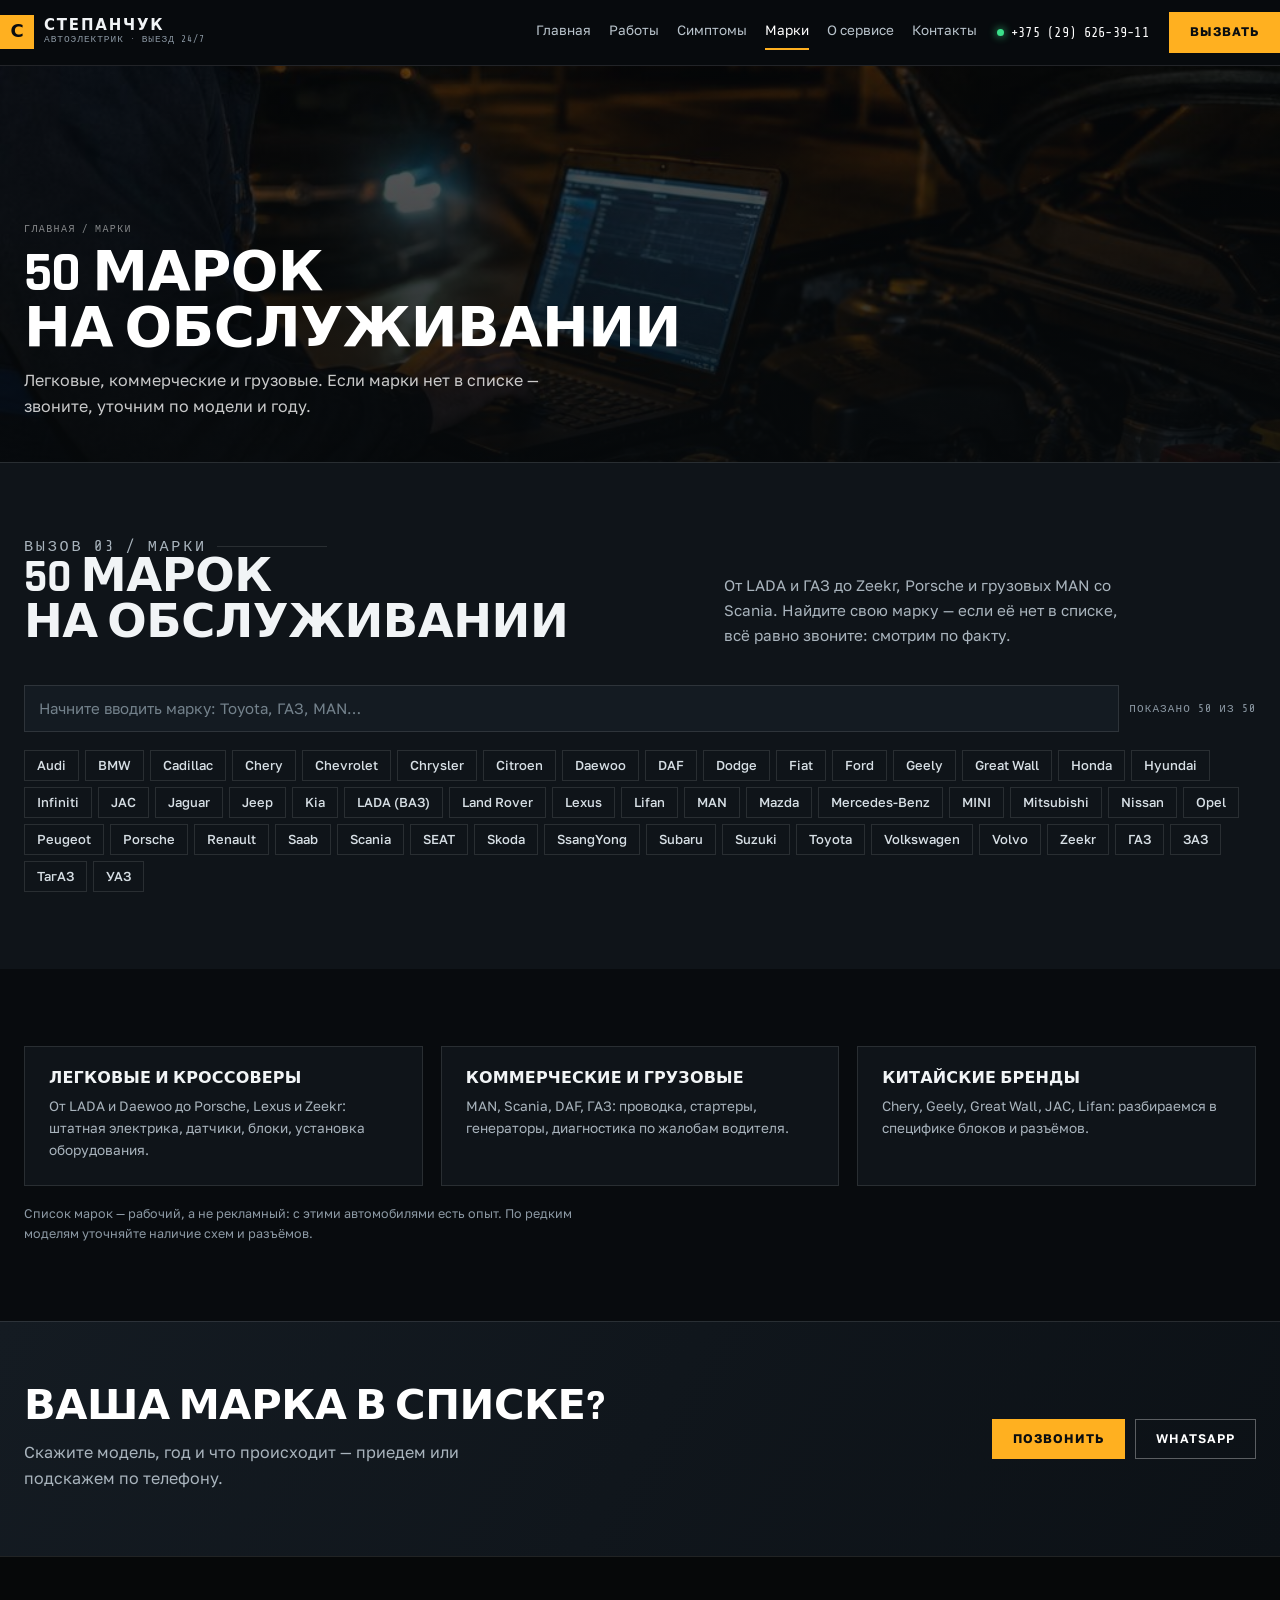
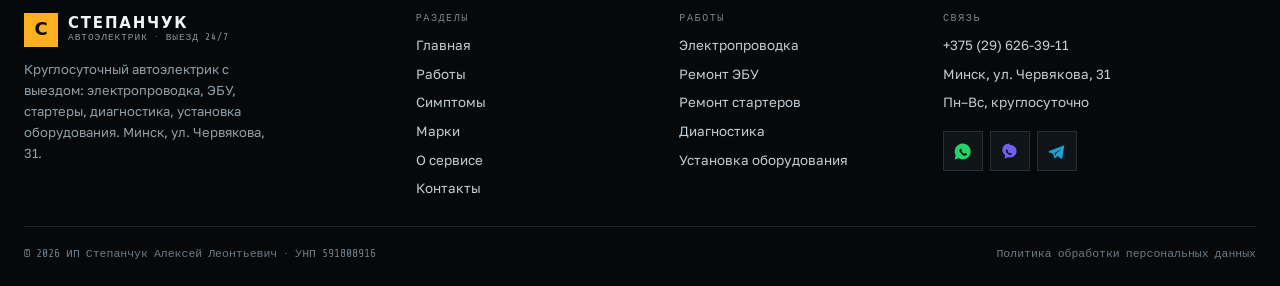
<file: marki.html>
<!DOCTYPE html>
<html lang="ru">
<head>
<meta charset="utf-8">
<meta name="viewport" content="width=device-width, initial-scale=1">
<title>Марки авто на обслуживании — Степанчук А.Л., Минск</title>
<meta name="description" content="Audi, BMW, Mercedes-Benz, Toyota, Volkswagen, MAN, Scania, ГАЗ, УАЗ и другие: ремонт электрики и диагностика на выезде.">
<meta property="og:title" content="Марки авто на обслуживании — Степанчук А.Л., Минск">
<meta property="og:description" content="Audi, BMW, Mercedes-Benz, Toyota, Volkswagen, MAN, Scania, ГАЗ, УАЗ и другие: ремонт электрики и диагностика на выезде.">
<meta property="og:type" content="website">
<meta name="theme-color" content="#080B0E">
<style>
:root{--bg:#080B0E;--panel:#0F1419;--panel2:#141B22;--ink:#F1F4F6;--dim:#8C99A4;--line:rgba(255,255,255,.11);
--amber:#FFB020;--amber-d:#E89A0C;--cyan:#5AD3FF;--pad:24px;--max:1280px;
--disp:'Rajdhani',system-ui,sans-serif;--body:'Golos Text',system-ui,sans-serif;--mono:'Share Tech Mono',ui-monospace,monospace}
*{box-sizing:border-box}html{-webkit-text-size-adjust:100%}
body{margin:0;background:var(--bg);color:var(--ink);font:16px/1.62 var(--body);-webkit-font-smoothing:antialiased}
img{max-width:100%;display:block}
h1,h2,h3{margin:0;font-family:var(--disp);font-weight:700;line-height:1;letter-spacing:-.01em;text-transform:uppercase}
a{color:inherit;text-decoration:none}[hidden]{display:none!important}
.wrap{width:100%;max-width:var(--max);margin:0 auto;padding:0 var(--pad)}
.header{position:sticky;top:0;z-index:40;background:rgba(8,11,14,.9);border-bottom:1px solid var(--line);backdrop-filter:blur(12px)}
.header__in{display:flex;align-items:center;gap:20px;padding:12px 0}
.logo{display:flex;align-items:center;gap:10px}
.logo__mark{width:34px;height:34px;display:grid;place-items:center;background:var(--amber);color:#0A0D10;font:700 18px/1 var(--disp)}
.logo__txt{display:flex;flex-direction:column;line-height:1.12}
.logo__txt b{font:700 15px/1 var(--disp);letter-spacing:.12em}
.logo__txt i{font:400 9.5px/1.4 var(--mono);letter-spacing:.1em;text-transform:uppercase;color:var(--dim);font-style:normal}
.nav{display:flex;gap:18px;margin-left:auto;font-size:13.5px}
.nav a{padding:6px 0;border-bottom:2px solid transparent;color:#B9C4CC}
.nav a:hover,.nav a.is-on{border-color:var(--amber);color:#fff}
.header__tel{display:flex;align-items:center;gap:7px;font:400 13.5px/1 var(--mono);letter-spacing:.02em;color:#fff}
.dot{width:7px;height:7px;border-radius:50%;background:#3BE08A;box-shadow:0 0 8px #3BE08A;flex:none;animation:pulse 2.4s infinite}
@keyframes pulse{50%{opacity:.35}}
.btn{display:inline-flex;align-items:center;gap:9px;padding:13px 20px;font:600 12.5px/1 var(--body);letter-spacing:.08em;text-transform:uppercase;border:1px solid #2A333C;background:var(--panel2);color:#fff;cursor:pointer;transition:.18s}
.btn:hover{border-color:#3E4A55;background:#1A222A}
.btn--amber{background:var(--amber);border-color:var(--amber);color:#0A0D10;font-weight:700}
.btn--amber:hover{background:#FFC24A;border-color:#FFC24A}
.btn--line{background:transparent;color:#fff}
.burger{display:none;width:42px;height:38px;border:1px solid var(--line);background:var(--panel2);align-items:center;justify-content:center;flex-direction:column;gap:4px;cursor:pointer}
.burger i{display:block;width:17px;height:2px;background:#fff}
.burger.is-close i:first-child{transform:rotate(45deg) translateY(3px)}
.burger.is-close i:last-child{transform:rotate(-45deg) translateY(-3px)}
.hero{position:relative;min-height:min(94svh,800px);display:flex;align-items:flex-end;color:#fff;overflow:hidden}
.hero__img{position:absolute;inset:0;width:100%;height:100%;object-fit:cover;filter:saturate(.95)}
.hero::after{content:'';position:absolute;inset:0;background:linear-gradient(180deg,rgba(6,9,11,.72),rgba(6,9,11,.34) 40%,rgba(6,9,11,.8) 76%,#080B0E 100%)}
.hero__in{position:relative;z-index:2;width:100%;padding:clamp(36px,6vw,64px) 0 clamp(20px,3vw,28px)}
.live{display:inline-flex;align-items:center;gap:9px;padding:7px 13px;border:1px solid rgba(255,176,32,.5);background:rgba(255,176,32,.12);font:400 11.5px/1 var(--mono);letter-spacing:.08em;text-transform:uppercase;color:#FFCB6B;margin-bottom:18px}
.hero h1{font-size:clamp(2.4rem,6.6vw,5.2rem);letter-spacing:-.02em}
.hero__lede{max-width:50ch;margin:16px 0 22px;color:rgba(255,255,255,.8);font-size:clamp(.94rem,1.35vw,1.04rem)}
.hero__acts{display:flex;flex-wrap:wrap;gap:10px;margin-bottom:clamp(20px,3.2vw,34px)}
.hero .btn--line{border-color:rgba(255,255,255,.4)}
.hero .btn--line:hover{background:#fff;color:#0A0D10;border-color:#fff}
.hero__facts{display:grid;grid-template-columns:repeat(4,minmax(0,1fr));border-top:1px solid rgba(255,255,255,.2)}
.hero__facts div{padding:14px 16px 0 0}
.hero__facts b{display:block;font:700 clamp(1rem,1.9vw,1.42rem)/1.1 var(--disp);letter-spacing:.01em;color:#fff}
.hero__facts span{font:400 10px/1.5 var(--mono);letter-spacing:.1em;text-transform:uppercase;color:rgba(255,255,255,.6)}
.drawer{position:fixed;inset:0;z-index:90;background:rgba(4,6,8,.8);display:none}
.drawer[data-open]{display:block}
.drawer__in{position:absolute;inset:0 0 0 auto;width:min(400px,92vw);background:#0C1116;border-left:1px solid var(--line);padding:22px;overflow-y:auto}
.drawer__top{display:flex;justify-content:space-between;align-items:center;margin-bottom:18px}
.drawer__nav{display:grid;font:700 19px/1 var(--disp);text-transform:uppercase}
.drawer__nav a{padding:14px 0;border-bottom:1px solid var(--line)}
.drawer__cta{width:100%;justify-content:center;margin-top:18px}
.drawer__note{font-size:12.5px;color:var(--dim);margin-top:12px}
body.is-locked{overflow:hidden}
.mbar{display:none}
@media (max-width:1024px){
.nav{display:none}.burger{display:flex}.header__tel{display:none}.header__in{gap:10px}
.hero__facts{grid-template-columns:1fr 1fr}
}
</style>
<link rel="preconnect" href="https://fonts.googleapis.com">
<link rel="preconnect" href="https://fonts.gstatic.com" crossorigin>
<link href="https://fonts.googleapis.com/css2?family=Rajdhani:wght@500;600;700&family=Golos+Text:wght@400;500;600;700&family=Share+Tech+Mono&display=swap" rel="stylesheet">
<link rel="stylesheet" href="assets/css/style.css">
<link rel="icon" href="assets/img/favicon.svg" type="image/svg+xml">
</head>
<body>
<header class="header"><div class="header__in wrap">
<a class="logo" href="index.html"><span class="logo__mark">С</span><span class="logo__txt"><b>СТЕПАНЧУК</b><i>автоэлектрик · выезд 24/7</i></span></a>
<nav class="nav" aria-label="Основное меню"><a href="index.html">Главная</a><a href="uslugi.html">Работы</a><a href="simptomy.html">Симптомы</a><a href="marki.html" class="is-on">Марки</a><a href="o-kompanii.html">О сервисе</a><a href="kontakty.html">Контакты</a></nav>
<a class="header__tel" href="tel:+375296263911"><span class="dot" aria-hidden="true"></span>+375 (29) 626-39-11</a>
<a class="btn btn--amber" href="https://wa.me/375296263911" target="_blank" rel="noopener">Вызвать</a>
<button class="burger" type="button" aria-label="Меню" aria-expanded="false" aria-controls="drawer"><i></i><i></i><i></i></button>
</div></header>
<div class="drawer" id="drawer" role="dialog" aria-modal="true" aria-label="Меню" hidden>
<div class="drawer__in">
<div class="drawer__top">
<a class="logo" href="index.html"><span class="logo__mark">С</span><span class="logo__txt"><b>СТЕПАНЧУК</b><i>автоэлектрик 24/7</i></span></a>
<button class="burger is-close" type="button" data-close aria-label="Закрыть меню"><i></i><i></i></button>
</div>
<nav class="drawer__nav"><a href="index.html">Главная</a><a href="uslugi.html">Работы</a><a href="simptomy.html">Симптомы</a><a href="marki.html">Марки</a><a href="o-kompanii.html">О сервисе</a><a href="kontakty.html">Контакты</a></nav>
<a class="btn btn--amber drawer__cta" href="tel:+375296263911">Позвонить +375 (29) 626-39-11</a>
<p class="drawer__note">Круглосуточно, без выходных. Минск, ул. Червякова, 31. Выезд к месту стоянки автомобиля.</p>
</div></div>
<main>
<section class="phero"><img src="assets/img/night.jpg" alt="Диагностика автомобиля" width="1600" height="900">
<div class="phero__in"><div class="wrap"><div class="crumbs"><a href="index.html">Главная</a> / Марки</div>
<h1>50 марок<br>на обслуживании</h1><p>Легковые, коммерческие и грузовые. Если марки нет в списке — звоните, уточним по модели и году.</p></div></div></section>

<section class="section section--panel section--line" id="brands"><div class="wrap">
<div class="sec-head"><div><p class="tag">вызов 03 / марки</p><h2 class="h2">50 марок<br>на обслуживании</h2></div>
<p>От LADA и ГАЗ до Zeekr, Porsche и грузовых MAN со Scania. Найдите свою марку — если её нет в списке, всё равно звоните: смотрим по факту.</p></div>
<div class="bsearch">
<input type="text" id="bq" placeholder="Начните вводить марку: Toyota, ГАЗ, MAN…" aria-label="Поиск по марке автомобиля">
<span class="cnt" id="bCnt">показано 50 из 50</span>
</div>
<div class="blist" id="blist"><span data-b="audi">Audi</span><span data-b="bmw">BMW</span><span data-b="cadillac">Cadillac</span><span data-b="chery">Chery</span><span data-b="chevrolet">Chevrolet</span><span data-b="chrysler">Chrysler</span><span data-b="citroen">Citroen</span><span data-b="daewoo">Daewoo</span><span data-b="daf">DAF</span><span data-b="dodge">Dodge</span><span data-b="fiat">Fiat</span><span data-b="ford">Ford</span><span data-b="geely">Geely</span><span data-b="great wall">Great Wall</span><span data-b="honda">Honda</span><span data-b="hyundai">Hyundai</span><span data-b="infiniti">Infiniti</span><span data-b="jac">JAC</span><span data-b="jaguar">Jaguar</span><span data-b="jeep">Jeep</span><span data-b="kia">Kia</span><span data-b="lada (ваз)">LADA (ВАЗ)</span><span data-b="land rover">Land Rover</span><span data-b="lexus">Lexus</span><span data-b="lifan">Lifan</span><span data-b="man">MAN</span><span data-b="mazda">Mazda</span><span data-b="mercedes-benz">Mercedes-Benz</span><span data-b="mini">MINI</span><span data-b="mitsubishi">Mitsubishi</span><span data-b="nissan">Nissan</span><span data-b="opel">Opel</span><span data-b="peugeot">Peugeot</span><span data-b="porsche">Porsche</span><span data-b="renault">Renault</span><span data-b="saab">Saab</span><span data-b="scania">Scania</span><span data-b="seat">SEAT</span><span data-b="skoda">Skoda</span><span data-b="ssangyong">SsangYong</span><span data-b="subaru">Subaru</span><span data-b="suzuki">Suzuki</span><span data-b="toyota">Toyota</span><span data-b="volkswagen">Volkswagen</span><span data-b="volvo">Volvo</span><span data-b="zeekr">Zeekr</span><span data-b="газ">ГАЗ</span><span data-b="заз">ЗАЗ</span><span data-b="тагаз">ТагАЗ</span><span data-b="уаз">УАЗ</span></div>
<p class="bempty" id="bEmpty" hidden>Такой марки в списке нет, но это не отказ: позвоните, уточним по модели и году.</p>
</div></section>

<section class="section"><div class="wrap"><div class="cards">
<div class="card"><h3>Легковые и кроссоверы</h3><p>От LADA и Daewoo до Porsche, Lexus и Zeekr: штатная электрика, датчики, блоки, установка оборудования.</p></div>
<div class="card"><h3>Коммерческие и грузовые</h3><p>MAN, Scania, DAF, ГАЗ: проводка, стартеры, генераторы, диагностика по жалобам водителя.</p></div>
<div class="card"><h3>Китайские бренды</h3><p>Chery, Geely, Great Wall, JAC, Lifan: разбираемся в специфике блоков и разъёмов.</p></div>
</div>
<p style="font-size:12.5px;color:#8C99A4;margin:18px 0 0;max-width:70ch">Список марок — рабочий, а не рекламный: с этими автомобилями есть опыт. По редким моделям уточняйте наличие схем и разъёмов.</p>
</div></section>
<section class="cta"><div class="wrap cta__in"><div><h2>Ваша марка в списке?</h2><p>Скажите модель, год и что происходит — приедем или подскажем по телефону.</p></div>
<div class="cta__acts"><a class="btn btn--amber" href="tel:+375296263911">Позвонить</a><a class="btn btn--line" href="https://wa.me/375296263911" target="_blank" rel="noopener">WhatsApp</a></div></div></section>
</main>
<footer class="footer"><div class="wrap">
<div class="footer__top">
<div class="footer__about"><a class="logo" href="index.html"><span class="logo__mark">С</span><span class="logo__txt"><b>СТЕПАНЧУК</b><i>автоэлектрик · выезд 24/7</i></span></a>
<p>Круглосуточный автоэлектрик с выездом: электропроводка, ЭБУ, стартеры, диагностика, установка оборудования. Минск, ул. Червякова, 31.</p></div>
<div><h4>Разделы</h4><ul><li><a href="index.html">Главная</a></li><li><a href="uslugi.html">Работы</a></li><li><a href="simptomy.html">Симптомы</a></li><li><a href="marki.html">Марки</a></li><li><a href="o-kompanii.html">О сервисе</a></li><li><a href="kontakty.html">Контакты</a></li></ul></div>
<div><h4>Работы</h4><ul><li><a href="uslugi.html">Электропроводка</a></li><li><a href="uslugi.html">Ремонт ЭБУ</a></li><li><a href="uslugi.html">Ремонт стартеров</a></li><li><a href="uslugi.html">Диагностика</a></li><li><a href="uslugi.html">Установка оборудования</a></li></ul></div>
<div><h4>Связь</h4><ul>
<li><a href="tel:+375296263911">+375 (29) 626-39-11</a></li>
<li><a href="https://maps.google.com/?q=%D0%9C%D0%B8%D0%BD%D1%81%D0%BA%2C+%D1%83%D0%BB%D0%B8%D1%86%D0%B0+%D0%A7%D0%B5%D1%80%D0%B2%D1%8F%D0%BA%D0%BE%D0%B2%D0%B0+31" target="_blank" rel="noopener">Минск, ул. Червякова, 31</a></li>
<li>Пн–Вс, круглосуточно</li>
<li style="margin-top:10px"><div class="msgr"><a href="https://wa.me/375296263911" target="_blank" rel="noopener" aria-label="WhatsApp" style="color:#25D366"><svg viewBox="0 0 24 24" fill="currentColor" aria-hidden="true"><path d="M12 2a10 10 0 0 0-8.6 15L2 22l5.2-1.4A10 10 0 1 0 12 2m5.3 14.1c-.2.6-1.2 1.2-1.9 1.2-.5 0-1.1 0-2-.4a11 11 0 0 1-4.4-3.9c-.5-.8-.9-1.7-.9-2.5 0-.7.4-1.4.9-1.8.2-.2.4-.3.6-.3h.5c.2 0 .4 0 .5.4l.7 1.6c0 .2 0 .3-.1.5l-.4.5c-.1.2-.2.3 0 .5a8 8 0 0 0 3.4 2.9c.2.1.4.1.5-.1l.6-.7c.1-.2.3-.2.5-.1l1.6.8c.2.1.3.2.3.4s0 .5-.1.9"/></svg></a><a href="viber://chat?number=%2B375296263911" aria-label="Viber" style="color:#7360F2"><svg viewBox="0 0 24 24" fill="currentColor" aria-hidden="true"><path d="M12 2C7 2 3 5.6 3 10c0 2.5 1.3 4.7 3.4 6.1L6 21l4-1.6c.6.1 1.3.2 2 .2 5 0 9-3.6 9-8s-4-8-9-8m3.6 11.3c-.4.9-1.9 1.6-2.7 1.5-2.4-.3-4.6-2.1-5.4-4.4-.3-.8.2-2 1-2.4.3-.2.7 0 .9.3l.7 1.2c.1.3 0 .5-.2.7-.3.2-.2.5.1.9.6.8 1.2 1.2 1.9 1.5.4.2.6 0 .8-.2s.4-.3.7-.2l1.3.6c.3.2.3.6.2.9"/></svg></a><a href="https://t.me/+375296263911" target="_blank" rel="noopener" aria-label="Telegram" style="color:#229ED9"><svg viewBox="0 0 24 24" fill="currentColor" aria-hidden="true"><path d="M21.8 4.2 2.9 11.4c-.9.3-.9 1.5 0 1.8l4.6 1.5 1.7 5.3c.2.7 1 .9 1.5.3l2.5-2.6 4.6 3.4c.6.4 1.4 0 1.5-.7l2.5-15c.1-.8-.6-1.4-1.5-1.2M9.4 14.3l8.4-5.6-6.8 6.6-.2 3z"/></svg></a></div></li>
</ul></div>
</div>
<div class="footer__bottom"><span>© <span id="yr">2026</span> ИП Степанчук Алексей Леонтьевич · УНП 591808916</span>
<span><a href="politika.html">Политика обработки персональных данных</a></span></div>
</div></footer>
<div class="mbar" role="navigation" aria-label="Быстрая связь">
<a href="tel:+375296263911"><svg viewBox="0 0 24 24" fill="currentColor" aria-hidden="true"><path d="M6.6 10.8a15.5 15.5 0 0 0 6.6 6.6l2.2-2.2a1 1 0 0 1 1-.24c1.1.36 2.3.56 3.5.56a1 1 0 0 1 1 1V20a1 1 0 0 1-1 1A17 17 0 0 1 3 4a1 1 0 0 1 1-1h3.5a1 1 0 0 1 1 1c0 1.2.2 2.4.56 3.5a1 1 0 0 1-.25 1z"/></svg>Позвонить</a>
<a href="https://wa.me/375296263911" target="_blank" rel="noopener"><svg viewBox="0 0 24 24" fill="currentColor" aria-hidden="true"><path d="M12 2a10 10 0 0 0-8.6 15L2 22l5.2-1.4A10 10 0 1 0 12 2m5.3 14.1c-.2.6-1.2 1.2-1.9 1.2-.5 0-1.1 0-2-.4a11 11 0 0 1-4.4-3.9c-.5-.8-.9-1.7-.9-2.5 0-.7.4-1.4.9-1.8.2-.2.4-.3.6-.3h.5c.2 0 .4 0 .5.4l.7 1.6c0 .2 0 .3-.1.5l-.4.5c-.1.2-.2.3 0 .5a8 8 0 0 0 3.4 2.9c.2.1.4.1.5-.1l.6-.7c.1-.2.3-.2.5-.1l1.6.8c.2.1.3.2.3.4s0 .5-.1.9"/></svg>WhatsApp</a>
<a href="viber://chat?number=%2B375296263911"><svg viewBox="0 0 24 24" fill="currentColor" aria-hidden="true"><path d="M12 2C7 2 3 5.6 3 10c0 2.5 1.3 4.7 3.4 6.1L6 21l4-1.6c.6.1 1.3.2 2 .2 5 0 9-3.6 9-8s-4-8-9-8m3.6 11.3c-.4.9-1.9 1.6-2.7 1.5-2.4-.3-4.6-2.1-5.4-4.4-.3-.8.2-2 1-2.4.3-.2.7 0 .9.3l.7 1.2c.1.3 0 .5-.2.7-.3.2-.2.5.1.9.6.8 1.2 1.2 1.9 1.5.4.2.6 0 .8-.2s.4-.3.7-.2l1.3.6c.3.2.3.6.2.9"/></svg>Viber</a>
<a href="https://t.me/+375296263911" target="_blank" rel="noopener"><svg viewBox="0 0 24 24" fill="currentColor" aria-hidden="true"><path d="M21.8 4.2 2.9 11.4c-.9.3-.9 1.5 0 1.8l4.6 1.5 1.7 5.3c.2.7 1 .9 1.5.3l2.5-2.6 4.6 3.4c.6.4 1.4 0 1.5-.7l2.5-15c.1-.8-.6-1.4-1.5-1.2M9.4 14.3l8.4-5.6-6.8 6.6-.2 3z"/></svg>Telegram</a>
</div>
<script src="assets/js/main.js"></script>
</body>
</html>
</file>
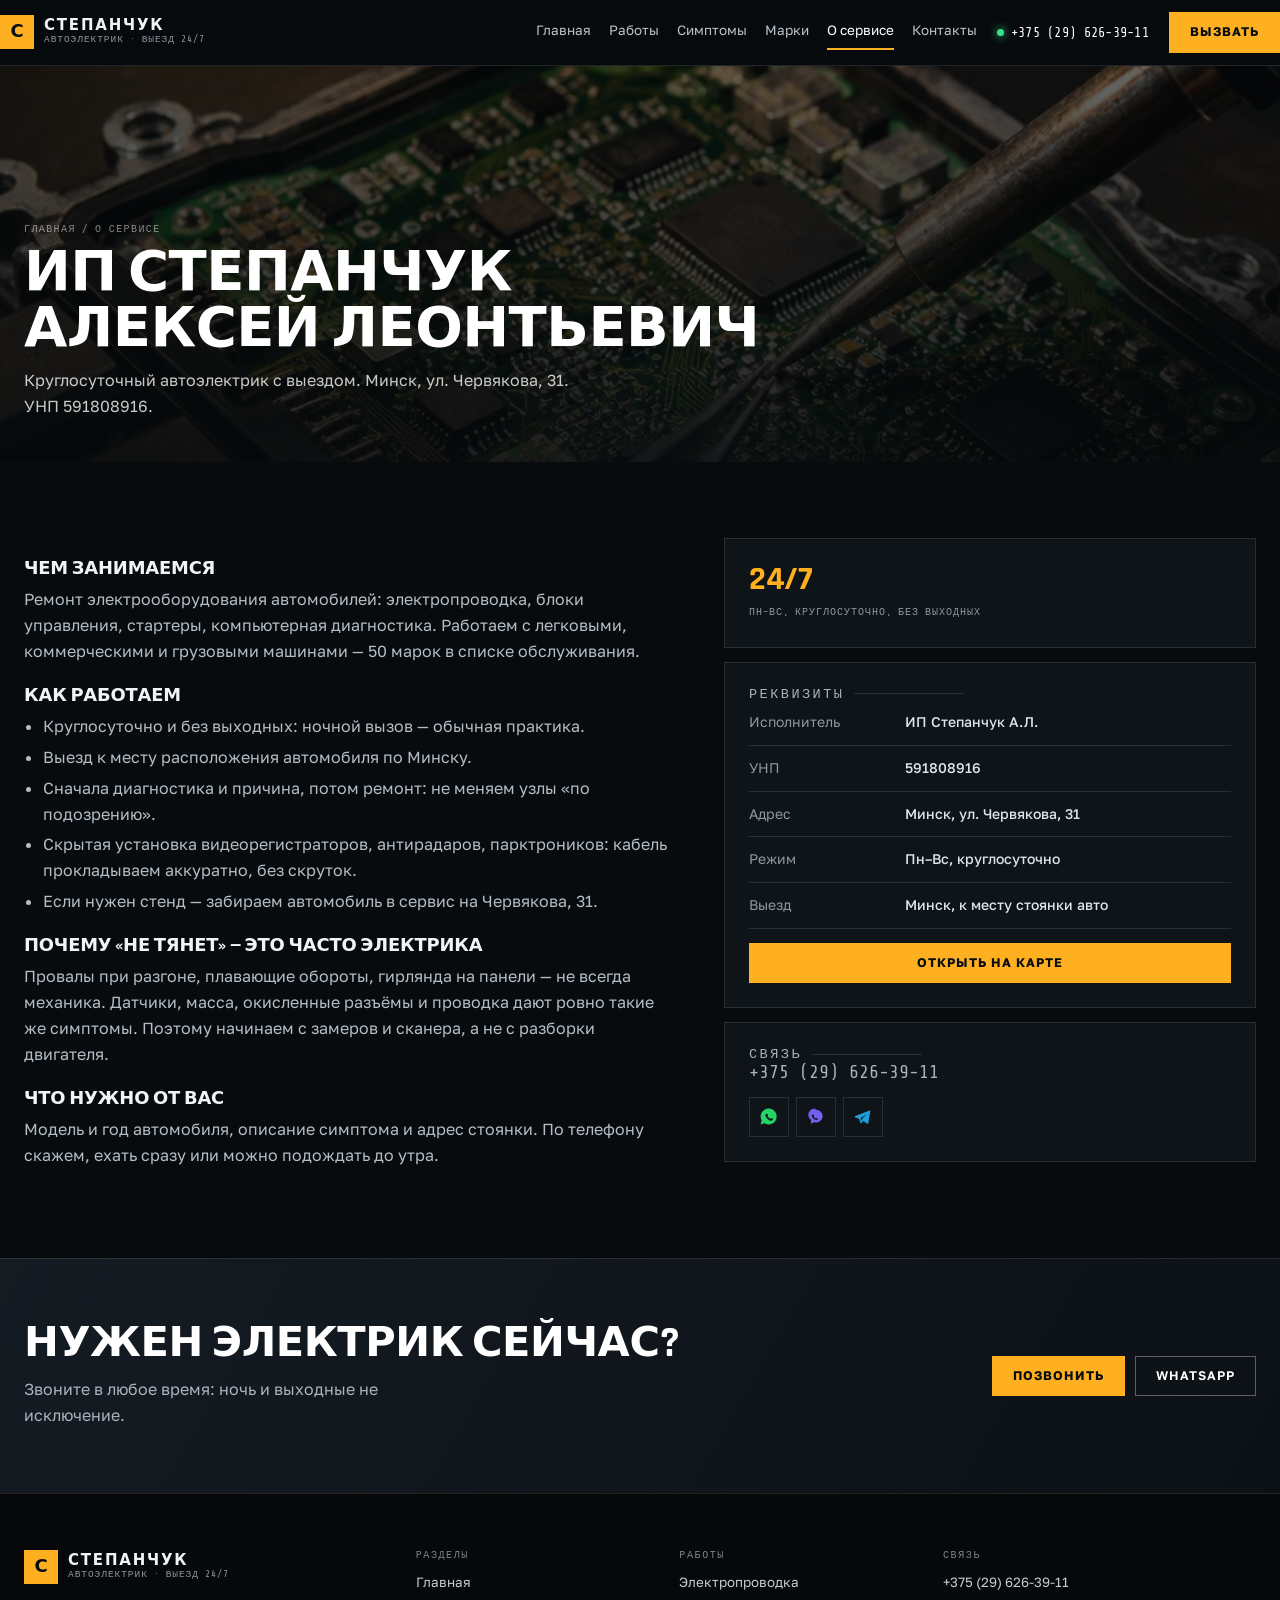
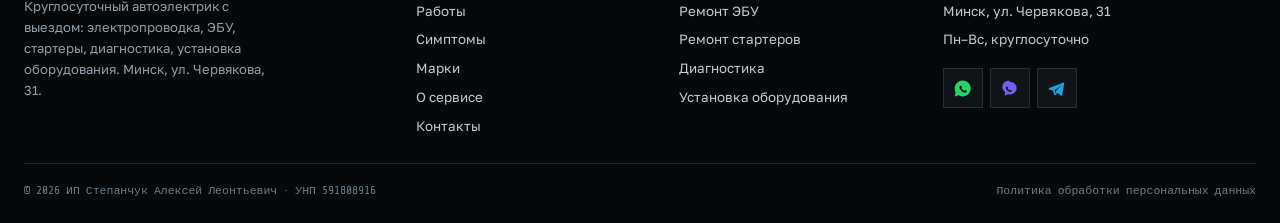
<file: o-kompanii.html>
<!DOCTYPE html>
<html lang="ru">
<head>
<meta charset="utf-8">
<meta name="viewport" content="width=device-width, initial-scale=1">
<title>О сервисе — ИП Степанчук Алексей Леонтьевич, Минск</title>
<meta name="description" content="Круглосуточный автоэлектрик с выездом. Минск, ул. Червякова, 31. УНП 591808916. Подход, оборудование, режим работы.">
<meta property="og:title" content="О сервисе — ИП Степанчук Алексей Леонтьевич, Минск">
<meta property="og:description" content="Круглосуточный автоэлектрик с выездом. Минск, ул. Червякова, 31. УНП 591808916. Подход, оборудование, режим работы.">
<meta property="og:type" content="website">
<meta name="theme-color" content="#080B0E">
<style>
:root{--bg:#080B0E;--panel:#0F1419;--panel2:#141B22;--ink:#F1F4F6;--dim:#8C99A4;--line:rgba(255,255,255,.11);
--amber:#FFB020;--amber-d:#E89A0C;--cyan:#5AD3FF;--pad:24px;--max:1280px;
--disp:'Rajdhani',system-ui,sans-serif;--body:'Golos Text',system-ui,sans-serif;--mono:'Share Tech Mono',ui-monospace,monospace}
*{box-sizing:border-box}html{-webkit-text-size-adjust:100%}
body{margin:0;background:var(--bg);color:var(--ink);font:16px/1.62 var(--body);-webkit-font-smoothing:antialiased}
img{max-width:100%;display:block}
h1,h2,h3{margin:0;font-family:var(--disp);font-weight:700;line-height:1;letter-spacing:-.01em;text-transform:uppercase}
a{color:inherit;text-decoration:none}[hidden]{display:none!important}
.wrap{width:100%;max-width:var(--max);margin:0 auto;padding:0 var(--pad)}
.header{position:sticky;top:0;z-index:40;background:rgba(8,11,14,.9);border-bottom:1px solid var(--line);backdrop-filter:blur(12px)}
.header__in{display:flex;align-items:center;gap:20px;padding:12px 0}
.logo{display:flex;align-items:center;gap:10px}
.logo__mark{width:34px;height:34px;display:grid;place-items:center;background:var(--amber);color:#0A0D10;font:700 18px/1 var(--disp)}
.logo__txt{display:flex;flex-direction:column;line-height:1.12}
.logo__txt b{font:700 15px/1 var(--disp);letter-spacing:.12em}
.logo__txt i{font:400 9.5px/1.4 var(--mono);letter-spacing:.1em;text-transform:uppercase;color:var(--dim);font-style:normal}
.nav{display:flex;gap:18px;margin-left:auto;font-size:13.5px}
.nav a{padding:6px 0;border-bottom:2px solid transparent;color:#B9C4CC}
.nav a:hover,.nav a.is-on{border-color:var(--amber);color:#fff}
.header__tel{display:flex;align-items:center;gap:7px;font:400 13.5px/1 var(--mono);letter-spacing:.02em;color:#fff}
.dot{width:7px;height:7px;border-radius:50%;background:#3BE08A;box-shadow:0 0 8px #3BE08A;flex:none;animation:pulse 2.4s infinite}
@keyframes pulse{50%{opacity:.35}}
.btn{display:inline-flex;align-items:center;gap:9px;padding:13px 20px;font:600 12.5px/1 var(--body);letter-spacing:.08em;text-transform:uppercase;border:1px solid #2A333C;background:var(--panel2);color:#fff;cursor:pointer;transition:.18s}
.btn:hover{border-color:#3E4A55;background:#1A222A}
.btn--amber{background:var(--amber);border-color:var(--amber);color:#0A0D10;font-weight:700}
.btn--amber:hover{background:#FFC24A;border-color:#FFC24A}
.btn--line{background:transparent;color:#fff}
.burger{display:none;width:42px;height:38px;border:1px solid var(--line);background:var(--panel2);align-items:center;justify-content:center;flex-direction:column;gap:4px;cursor:pointer}
.burger i{display:block;width:17px;height:2px;background:#fff}
.burger.is-close i:first-child{transform:rotate(45deg) translateY(3px)}
.burger.is-close i:last-child{transform:rotate(-45deg) translateY(-3px)}
.hero{position:relative;min-height:min(94svh,800px);display:flex;align-items:flex-end;color:#fff;overflow:hidden}
.hero__img{position:absolute;inset:0;width:100%;height:100%;object-fit:cover;filter:saturate(.95)}
.hero::after{content:'';position:absolute;inset:0;background:linear-gradient(180deg,rgba(6,9,11,.72),rgba(6,9,11,.34) 40%,rgba(6,9,11,.8) 76%,#080B0E 100%)}
.hero__in{position:relative;z-index:2;width:100%;padding:clamp(36px,6vw,64px) 0 clamp(20px,3vw,28px)}
.live{display:inline-flex;align-items:center;gap:9px;padding:7px 13px;border:1px solid rgba(255,176,32,.5);background:rgba(255,176,32,.12);font:400 11.5px/1 var(--mono);letter-spacing:.08em;text-transform:uppercase;color:#FFCB6B;margin-bottom:18px}
.hero h1{font-size:clamp(2.4rem,6.6vw,5.2rem);letter-spacing:-.02em}
.hero__lede{max-width:50ch;margin:16px 0 22px;color:rgba(255,255,255,.8);font-size:clamp(.94rem,1.35vw,1.04rem)}
.hero__acts{display:flex;flex-wrap:wrap;gap:10px;margin-bottom:clamp(20px,3.2vw,34px)}
.hero .btn--line{border-color:rgba(255,255,255,.4)}
.hero .btn--line:hover{background:#fff;color:#0A0D10;border-color:#fff}
.hero__facts{display:grid;grid-template-columns:repeat(4,minmax(0,1fr));border-top:1px solid rgba(255,255,255,.2)}
.hero__facts div{padding:14px 16px 0 0}
.hero__facts b{display:block;font:700 clamp(1rem,1.9vw,1.42rem)/1.1 var(--disp);letter-spacing:.01em;color:#fff}
.hero__facts span{font:400 10px/1.5 var(--mono);letter-spacing:.1em;text-transform:uppercase;color:rgba(255,255,255,.6)}
.drawer{position:fixed;inset:0;z-index:90;background:rgba(4,6,8,.8);display:none}
.drawer[data-open]{display:block}
.drawer__in{position:absolute;inset:0 0 0 auto;width:min(400px,92vw);background:#0C1116;border-left:1px solid var(--line);padding:22px;overflow-y:auto}
.drawer__top{display:flex;justify-content:space-between;align-items:center;margin-bottom:18px}
.drawer__nav{display:grid;font:700 19px/1 var(--disp);text-transform:uppercase}
.drawer__nav a{padding:14px 0;border-bottom:1px solid var(--line)}
.drawer__cta{width:100%;justify-content:center;margin-top:18px}
.drawer__note{font-size:12.5px;color:var(--dim);margin-top:12px}
body.is-locked{overflow:hidden}
.mbar{display:none}
@media (max-width:1024px){
.nav{display:none}.burger{display:flex}.header__tel{display:none}.header__in{gap:10px}
.hero__facts{grid-template-columns:1fr 1fr}
}
</style>
<link rel="preconnect" href="https://fonts.googleapis.com">
<link rel="preconnect" href="https://fonts.gstatic.com" crossorigin>
<link href="https://fonts.googleapis.com/css2?family=Rajdhani:wght@500;600;700&family=Golos+Text:wght@400;500;600;700&family=Share+Tech+Mono&display=swap" rel="stylesheet">
<link rel="stylesheet" href="assets/css/style.css">
<link rel="icon" href="assets/img/favicon.svg" type="image/svg+xml">
</head>
<body>
<header class="header"><div class="header__in wrap">
<a class="logo" href="index.html"><span class="logo__mark">С</span><span class="logo__txt"><b>СТЕПАНЧУК</b><i>автоэлектрик · выезд 24/7</i></span></a>
<nav class="nav" aria-label="Основное меню"><a href="index.html">Главная</a><a href="uslugi.html">Работы</a><a href="simptomy.html">Симптомы</a><a href="marki.html">Марки</a><a href="o-kompanii.html" class="is-on">О сервисе</a><a href="kontakty.html">Контакты</a></nav>
<a class="header__tel" href="tel:+375296263911"><span class="dot" aria-hidden="true"></span>+375 (29) 626-39-11</a>
<a class="btn btn--amber" href="https://wa.me/375296263911" target="_blank" rel="noopener">Вызвать</a>
<button class="burger" type="button" aria-label="Меню" aria-expanded="false" aria-controls="drawer"><i></i><i></i><i></i></button>
</div></header>
<div class="drawer" id="drawer" role="dialog" aria-modal="true" aria-label="Меню" hidden>
<div class="drawer__in">
<div class="drawer__top">
<a class="logo" href="index.html"><span class="logo__mark">С</span><span class="logo__txt"><b>СТЕПАНЧУК</b><i>автоэлектрик 24/7</i></span></a>
<button class="burger is-close" type="button" data-close aria-label="Закрыть меню"><i></i><i></i></button>
</div>
<nav class="drawer__nav"><a href="index.html">Главная</a><a href="uslugi.html">Работы</a><a href="simptomy.html">Симптомы</a><a href="marki.html">Марки</a><a href="o-kompanii.html">О сервисе</a><a href="kontakty.html">Контакты</a></nav>
<a class="btn btn--amber drawer__cta" href="tel:+375296263911">Позвонить +375 (29) 626-39-11</a>
<p class="drawer__note">Круглосуточно, без выходных. Минск, ул. Червякова, 31. Выезд к месту стоянки автомобиля.</p>
</div></div>
<main>
<section class="phero"><img src="assets/img/ecu.jpg" alt="Ремонт электронного блока" width="1600" height="900">
<div class="phero__in"><div class="wrap"><div class="crumbs"><a href="index.html">Главная</a> / О сервисе</div>
<h1>ИП Степанчук<br>Алексей Леонтьевич</h1><p>Круглосуточный автоэлектрик с выездом. Минск, ул. Червякова, 31. УНП 591808916.</p></div></div></section>
<section class="section"><div class="wrap"><div class="two">
<div class="prose">
<h3>Чем занимаемся</h3>
<p>Ремонт электрооборудования автомобилей: электропроводка, блоки управления, стартеры, компьютерная диагностика. Работаем с легковыми, коммерческими и грузовыми машинами — 50 марок в списке обслуживания.</p>
<h3>Как работаем</h3>
<ul>
<li>Круглосуточно и без выходных: ночной вызов — обычная практика.</li>
<li>Выезд к месту расположения автомобиля по Минску.</li>
<li>Сначала диагностика и причина, потом ремонт: не меняем узлы «по подозрению».</li>
<li>Скрытая установка видеорегистраторов, антирадаров, парктроников: кабель прокладываем аккуратно, без скруток.</li>
<li>Если нужен стенд — забираем автомобиль в сервис на Червякова, 31.</li>
</ul>
<h3>Почему «не тянет» — это часто электрика</h3>
<p>Провалы при разгоне, плавающие обороты, гирлянда на панели — не всегда механика. Датчики, масса, окисленные разъёмы и проводка дают ровно такие же симптомы. Поэтому начинаем с замеров и сканера, а не с разборки двигателя.</p>
<h3>Что нужно от вас</h3>
<p>Модель и год автомобиля, описание симптома и адрес стоянки. По телефону скажем, ехать сразу или можно подождать до утра.</p>
</div>
<div>
<div class="card fact" style="margin-bottom:14px"><b>24/7</b><span>Пн–Вс, круглосуточно, без выходных</span></div>
<div class="card" style="margin-bottom:14px"><p class="tag">реквизиты</p>
<dl class="dl">
<div><dt>Исполнитель</dt><dd>ИП Степанчук А.Л.</dd></div>
<div><dt>УНП</dt><dd>591808916</dd></div>
<div><dt>Адрес</dt><dd>Минск, ул. Червякова, 31</dd></div>
<div><dt>Режим</dt><dd>Пн–Вс, круглосуточно</dd></div>
<div><dt>Выезд</dt><dd>Минск, к месту стоянки авто</dd></div>
</dl>
<a class="btn btn--amber" style="width:100%;justify-content:center;margin-top:14px" href="https://maps.google.com/?q=%D0%9C%D0%B8%D0%BD%D1%81%D0%BA%2C+%D1%83%D0%BB%D0%B8%D1%86%D0%B0+%D0%A7%D0%B5%D1%80%D0%B2%D1%8F%D0%BA%D0%BE%D0%B2%D0%B0+31" target="_blank" rel="noopener">Открыть на карте</a></div>
<div class="card"><p class="tag">связь</p>
<p style="font:400 1.15rem/1.3 var(--mono);margin:0 0 12px"><a href="tel:+375296263911">+375 (29) 626-39-11</a></p>
<div class="msgr"><a href="https://wa.me/375296263911" target="_blank" rel="noopener" aria-label="WhatsApp" style="color:#25D366"><svg viewBox="0 0 24 24" fill="currentColor" aria-hidden="true"><path d="M12 2a10 10 0 0 0-8.6 15L2 22l5.2-1.4A10 10 0 1 0 12 2m5.3 14.1c-.2.6-1.2 1.2-1.9 1.2-.5 0-1.1 0-2-.4a11 11 0 0 1-4.4-3.9c-.5-.8-.9-1.7-.9-2.5 0-.7.4-1.4.9-1.8.2-.2.4-.3.6-.3h.5c.2 0 .4 0 .5.4l.7 1.6c0 .2 0 .3-.1.5l-.4.5c-.1.2-.2.3 0 .5a8 8 0 0 0 3.4 2.9c.2.1.4.1.5-.1l.6-.7c.1-.2.3-.2.5-.1l1.6.8c.2.1.3.2.3.4s0 .5-.1.9"/></svg></a><a href="viber://chat?number=%2B375296263911" aria-label="Viber" style="color:#7360F2"><svg viewBox="0 0 24 24" fill="currentColor" aria-hidden="true"><path d="M12 2C7 2 3 5.6 3 10c0 2.5 1.3 4.7 3.4 6.1L6 21l4-1.6c.6.1 1.3.2 2 .2 5 0 9-3.6 9-8s-4-8-9-8m3.6 11.3c-.4.9-1.9 1.6-2.7 1.5-2.4-.3-4.6-2.1-5.4-4.4-.3-.8.2-2 1-2.4.3-.2.7 0 .9.3l.7 1.2c.1.3 0 .5-.2.7-.3.2-.2.5.1.9.6.8 1.2 1.2 1.9 1.5.4.2.6 0 .8-.2s.4-.3.7-.2l1.3.6c.3.2.3.6.2.9"/></svg></a><a href="https://t.me/+375296263911" target="_blank" rel="noopener" aria-label="Telegram" style="color:#229ED9"><svg viewBox="0 0 24 24" fill="currentColor" aria-hidden="true"><path d="M21.8 4.2 2.9 11.4c-.9.3-.9 1.5 0 1.8l4.6 1.5 1.7 5.3c.2.7 1 .9 1.5.3l2.5-2.6 4.6 3.4c.6.4 1.4 0 1.5-.7l2.5-15c.1-.8-.6-1.4-1.5-1.2M9.4 14.3l8.4-5.6-6.8 6.6-.2 3z"/></svg></a></div></div>
</div>
</div></div></section>
<section class="cta"><div class="wrap cta__in"><div><h2>Нужен электрик сейчас?</h2><p>Звоните в любое время: ночь и выходные не исключение.</p></div>
<div class="cta__acts"><a class="btn btn--amber" href="tel:+375296263911">Позвонить</a><a class="btn btn--line" href="https://wa.me/375296263911" target="_blank" rel="noopener">WhatsApp</a></div></div></section>
</main>
<footer class="footer"><div class="wrap">
<div class="footer__top">
<div class="footer__about"><a class="logo" href="index.html"><span class="logo__mark">С</span><span class="logo__txt"><b>СТЕПАНЧУК</b><i>автоэлектрик · выезд 24/7</i></span></a>
<p>Круглосуточный автоэлектрик с выездом: электропроводка, ЭБУ, стартеры, диагностика, установка оборудования. Минск, ул. Червякова, 31.</p></div>
<div><h4>Разделы</h4><ul><li><a href="index.html">Главная</a></li><li><a href="uslugi.html">Работы</a></li><li><a href="simptomy.html">Симптомы</a></li><li><a href="marki.html">Марки</a></li><li><a href="o-kompanii.html">О сервисе</a></li><li><a href="kontakty.html">Контакты</a></li></ul></div>
<div><h4>Работы</h4><ul><li><a href="uslugi.html">Электропроводка</a></li><li><a href="uslugi.html">Ремонт ЭБУ</a></li><li><a href="uslugi.html">Ремонт стартеров</a></li><li><a href="uslugi.html">Диагностика</a></li><li><a href="uslugi.html">Установка оборудования</a></li></ul></div>
<div><h4>Связь</h4><ul>
<li><a href="tel:+375296263911">+375 (29) 626-39-11</a></li>
<li><a href="https://maps.google.com/?q=%D0%9C%D0%B8%D0%BD%D1%81%D0%BA%2C+%D1%83%D0%BB%D0%B8%D1%86%D0%B0+%D0%A7%D0%B5%D1%80%D0%B2%D1%8F%D0%BA%D0%BE%D0%B2%D0%B0+31" target="_blank" rel="noopener">Минск, ул. Червякова, 31</a></li>
<li>Пн–Вс, круглосуточно</li>
<li style="margin-top:10px"><div class="msgr"><a href="https://wa.me/375296263911" target="_blank" rel="noopener" aria-label="WhatsApp" style="color:#25D366"><svg viewBox="0 0 24 24" fill="currentColor" aria-hidden="true"><path d="M12 2a10 10 0 0 0-8.6 15L2 22l5.2-1.4A10 10 0 1 0 12 2m5.3 14.1c-.2.6-1.2 1.2-1.9 1.2-.5 0-1.1 0-2-.4a11 11 0 0 1-4.4-3.9c-.5-.8-.9-1.7-.9-2.5 0-.7.4-1.4.9-1.8.2-.2.4-.3.6-.3h.5c.2 0 .4 0 .5.4l.7 1.6c0 .2 0 .3-.1.5l-.4.5c-.1.2-.2.3 0 .5a8 8 0 0 0 3.4 2.9c.2.1.4.1.5-.1l.6-.7c.1-.2.3-.2.5-.1l1.6.8c.2.1.3.2.3.4s0 .5-.1.9"/></svg></a><a href="viber://chat?number=%2B375296263911" aria-label="Viber" style="color:#7360F2"><svg viewBox="0 0 24 24" fill="currentColor" aria-hidden="true"><path d="M12 2C7 2 3 5.6 3 10c0 2.5 1.3 4.7 3.4 6.1L6 21l4-1.6c.6.1 1.3.2 2 .2 5 0 9-3.6 9-8s-4-8-9-8m3.6 11.3c-.4.9-1.9 1.6-2.7 1.5-2.4-.3-4.6-2.1-5.4-4.4-.3-.8.2-2 1-2.4.3-.2.7 0 .9.3l.7 1.2c.1.3 0 .5-.2.7-.3.2-.2.5.1.9.6.8 1.2 1.2 1.9 1.5.4.2.6 0 .8-.2s.4-.3.7-.2l1.3.6c.3.2.3.6.2.9"/></svg></a><a href="https://t.me/+375296263911" target="_blank" rel="noopener" aria-label="Telegram" style="color:#229ED9"><svg viewBox="0 0 24 24" fill="currentColor" aria-hidden="true"><path d="M21.8 4.2 2.9 11.4c-.9.3-.9 1.5 0 1.8l4.6 1.5 1.7 5.3c.2.7 1 .9 1.5.3l2.5-2.6 4.6 3.4c.6.4 1.4 0 1.5-.7l2.5-15c.1-.8-.6-1.4-1.5-1.2M9.4 14.3l8.4-5.6-6.8 6.6-.2 3z"/></svg></a></div></li>
</ul></div>
</div>
<div class="footer__bottom"><span>© <span id="yr">2026</span> ИП Степанчук Алексей Леонтьевич · УНП 591808916</span>
<span><a href="politika.html">Политика обработки персональных данных</a></span></div>
</div></footer>
<div class="mbar" role="navigation" aria-label="Быстрая связь">
<a href="tel:+375296263911"><svg viewBox="0 0 24 24" fill="currentColor" aria-hidden="true"><path d="M6.6 10.8a15.5 15.5 0 0 0 6.6 6.6l2.2-2.2a1 1 0 0 1 1-.24c1.1.36 2.3.56 3.5.56a1 1 0 0 1 1 1V20a1 1 0 0 1-1 1A17 17 0 0 1 3 4a1 1 0 0 1 1-1h3.5a1 1 0 0 1 1 1c0 1.2.2 2.4.56 3.5a1 1 0 0 1-.25 1z"/></svg>Позвонить</a>
<a href="https://wa.me/375296263911" target="_blank" rel="noopener"><svg viewBox="0 0 24 24" fill="currentColor" aria-hidden="true"><path d="M12 2a10 10 0 0 0-8.6 15L2 22l5.2-1.4A10 10 0 1 0 12 2m5.3 14.1c-.2.6-1.2 1.2-1.9 1.2-.5 0-1.1 0-2-.4a11 11 0 0 1-4.4-3.9c-.5-.8-.9-1.7-.9-2.5 0-.7.4-1.4.9-1.8.2-.2.4-.3.6-.3h.5c.2 0 .4 0 .5.4l.7 1.6c0 .2 0 .3-.1.5l-.4.5c-.1.2-.2.3 0 .5a8 8 0 0 0 3.4 2.9c.2.1.4.1.5-.1l.6-.7c.1-.2.3-.2.5-.1l1.6.8c.2.1.3.2.3.4s0 .5-.1.9"/></svg>WhatsApp</a>
<a href="viber://chat?number=%2B375296263911"><svg viewBox="0 0 24 24" fill="currentColor" aria-hidden="true"><path d="M12 2C7 2 3 5.6 3 10c0 2.5 1.3 4.7 3.4 6.1L6 21l4-1.6c.6.1 1.3.2 2 .2 5 0 9-3.6 9-8s-4-8-9-8m3.6 11.3c-.4.9-1.9 1.6-2.7 1.5-2.4-.3-4.6-2.1-5.4-4.4-.3-.8.2-2 1-2.4.3-.2.7 0 .9.3l.7 1.2c.1.3 0 .5-.2.7-.3.2-.2.5.1.9.6.8 1.2 1.2 1.9 1.5.4.2.6 0 .8-.2s.4-.3.7-.2l1.3.6c.3.2.3.6.2.9"/></svg>Viber</a>
<a href="https://t.me/+375296263911" target="_blank" rel="noopener"><svg viewBox="0 0 24 24" fill="currentColor" aria-hidden="true"><path d="M21.8 4.2 2.9 11.4c-.9.3-.9 1.5 0 1.8l4.6 1.5 1.7 5.3c.2.7 1 .9 1.5.3l2.5-2.6 4.6 3.4c.6.4 1.4 0 1.5-.7l2.5-15c.1-.8-.6-1.4-1.5-1.2M9.4 14.3l8.4-5.6-6.8 6.6-.2 3z"/></svg>Telegram</a>
</div>
<script src="assets/js/main.js"></script>
</body>
</html>
</file>
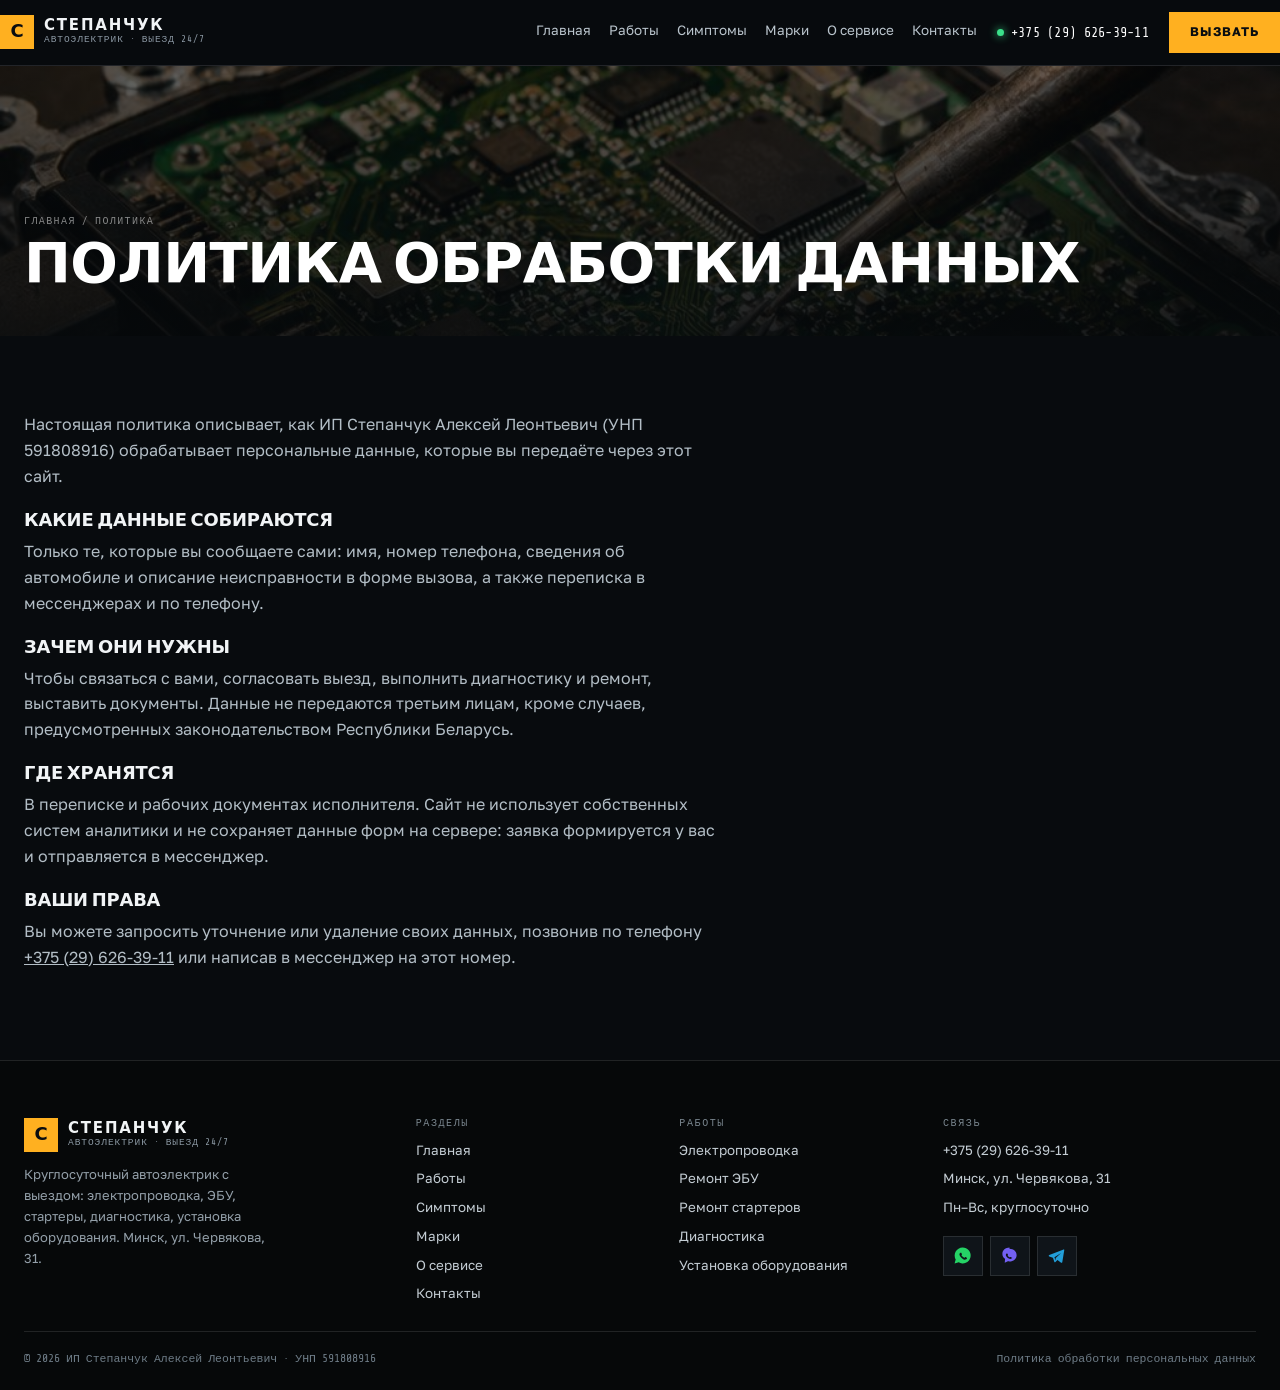
<file: politika.html>
<!DOCTYPE html>
<html lang="ru">
<head>
<meta charset="utf-8">
<meta name="viewport" content="width=device-width, initial-scale=1">
<title>Политика обработки персональных данных — ИП Степанчук А.Л.</title>
<meta name="description" content="Как обрабатываются персональные данные, переданные через сайт.">
<meta property="og:title" content="Политика обработки персональных данных — ИП Степанчук А.Л.">
<meta property="og:description" content="Как обрабатываются персональные данные, переданные через сайт.">
<meta property="og:type" content="website">
<meta name="theme-color" content="#080B0E">
<style>
:root{--bg:#080B0E;--panel:#0F1419;--panel2:#141B22;--ink:#F1F4F6;--dim:#8C99A4;--line:rgba(255,255,255,.11);
--amber:#FFB020;--amber-d:#E89A0C;--cyan:#5AD3FF;--pad:24px;--max:1280px;
--disp:'Rajdhani',system-ui,sans-serif;--body:'Golos Text',system-ui,sans-serif;--mono:'Share Tech Mono',ui-monospace,monospace}
*{box-sizing:border-box}html{-webkit-text-size-adjust:100%}
body{margin:0;background:var(--bg);color:var(--ink);font:16px/1.62 var(--body);-webkit-font-smoothing:antialiased}
img{max-width:100%;display:block}
h1,h2,h3{margin:0;font-family:var(--disp);font-weight:700;line-height:1;letter-spacing:-.01em;text-transform:uppercase}
a{color:inherit;text-decoration:none}[hidden]{display:none!important}
.wrap{width:100%;max-width:var(--max);margin:0 auto;padding:0 var(--pad)}
.header{position:sticky;top:0;z-index:40;background:rgba(8,11,14,.9);border-bottom:1px solid var(--line);backdrop-filter:blur(12px)}
.header__in{display:flex;align-items:center;gap:20px;padding:12px 0}
.logo{display:flex;align-items:center;gap:10px}
.logo__mark{width:34px;height:34px;display:grid;place-items:center;background:var(--amber);color:#0A0D10;font:700 18px/1 var(--disp)}
.logo__txt{display:flex;flex-direction:column;line-height:1.12}
.logo__txt b{font:700 15px/1 var(--disp);letter-spacing:.12em}
.logo__txt i{font:400 9.5px/1.4 var(--mono);letter-spacing:.1em;text-transform:uppercase;color:var(--dim);font-style:normal}
.nav{display:flex;gap:18px;margin-left:auto;font-size:13.5px}
.nav a{padding:6px 0;border-bottom:2px solid transparent;color:#B9C4CC}
.nav a:hover,.nav a.is-on{border-color:var(--amber);color:#fff}
.header__tel{display:flex;align-items:center;gap:7px;font:400 13.5px/1 var(--mono);letter-spacing:.02em;color:#fff}
.dot{width:7px;height:7px;border-radius:50%;background:#3BE08A;box-shadow:0 0 8px #3BE08A;flex:none;animation:pulse 2.4s infinite}
@keyframes pulse{50%{opacity:.35}}
.btn{display:inline-flex;align-items:center;gap:9px;padding:13px 20px;font:600 12.5px/1 var(--body);letter-spacing:.08em;text-transform:uppercase;border:1px solid #2A333C;background:var(--panel2);color:#fff;cursor:pointer;transition:.18s}
.btn:hover{border-color:#3E4A55;background:#1A222A}
.btn--amber{background:var(--amber);border-color:var(--amber);color:#0A0D10;font-weight:700}
.btn--amber:hover{background:#FFC24A;border-color:#FFC24A}
.btn--line{background:transparent;color:#fff}
.burger{display:none;width:42px;height:38px;border:1px solid var(--line);background:var(--panel2);align-items:center;justify-content:center;flex-direction:column;gap:4px;cursor:pointer}
.burger i{display:block;width:17px;height:2px;background:#fff}
.burger.is-close i:first-child{transform:rotate(45deg) translateY(3px)}
.burger.is-close i:last-child{transform:rotate(-45deg) translateY(-3px)}
.hero{position:relative;min-height:min(94svh,800px);display:flex;align-items:flex-end;color:#fff;overflow:hidden}
.hero__img{position:absolute;inset:0;width:100%;height:100%;object-fit:cover;filter:saturate(.95)}
.hero::after{content:'';position:absolute;inset:0;background:linear-gradient(180deg,rgba(6,9,11,.72),rgba(6,9,11,.34) 40%,rgba(6,9,11,.8) 76%,#080B0E 100%)}
.hero__in{position:relative;z-index:2;width:100%;padding:clamp(36px,6vw,64px) 0 clamp(20px,3vw,28px)}
.live{display:inline-flex;align-items:center;gap:9px;padding:7px 13px;border:1px solid rgba(255,176,32,.5);background:rgba(255,176,32,.12);font:400 11.5px/1 var(--mono);letter-spacing:.08em;text-transform:uppercase;color:#FFCB6B;margin-bottom:18px}
.hero h1{font-size:clamp(2.4rem,6.6vw,5.2rem);letter-spacing:-.02em}
.hero__lede{max-width:50ch;margin:16px 0 22px;color:rgba(255,255,255,.8);font-size:clamp(.94rem,1.35vw,1.04rem)}
.hero__acts{display:flex;flex-wrap:wrap;gap:10px;margin-bottom:clamp(20px,3.2vw,34px)}
.hero .btn--line{border-color:rgba(255,255,255,.4)}
.hero .btn--line:hover{background:#fff;color:#0A0D10;border-color:#fff}
.hero__facts{display:grid;grid-template-columns:repeat(4,minmax(0,1fr));border-top:1px solid rgba(255,255,255,.2)}
.hero__facts div{padding:14px 16px 0 0}
.hero__facts b{display:block;font:700 clamp(1rem,1.9vw,1.42rem)/1.1 var(--disp);letter-spacing:.01em;color:#fff}
.hero__facts span{font:400 10px/1.5 var(--mono);letter-spacing:.1em;text-transform:uppercase;color:rgba(255,255,255,.6)}
.drawer{position:fixed;inset:0;z-index:90;background:rgba(4,6,8,.8);display:none}
.drawer[data-open]{display:block}
.drawer__in{position:absolute;inset:0 0 0 auto;width:min(400px,92vw);background:#0C1116;border-left:1px solid var(--line);padding:22px;overflow-y:auto}
.drawer__top{display:flex;justify-content:space-between;align-items:center;margin-bottom:18px}
.drawer__nav{display:grid;font:700 19px/1 var(--disp);text-transform:uppercase}
.drawer__nav a{padding:14px 0;border-bottom:1px solid var(--line)}
.drawer__cta{width:100%;justify-content:center;margin-top:18px}
.drawer__note{font-size:12.5px;color:var(--dim);margin-top:12px}
body.is-locked{overflow:hidden}
.mbar{display:none}
@media (max-width:1024px){
.nav{display:none}.burger{display:flex}.header__tel{display:none}.header__in{gap:10px}
.hero__facts{grid-template-columns:1fr 1fr}
}
</style>
<link rel="preconnect" href="https://fonts.googleapis.com">
<link rel="preconnect" href="https://fonts.gstatic.com" crossorigin>
<link href="https://fonts.googleapis.com/css2?family=Rajdhani:wght@500;600;700&family=Golos+Text:wght@400;500;600;700&family=Share+Tech+Mono&display=swap" rel="stylesheet">
<link rel="stylesheet" href="assets/css/style.css">
<link rel="icon" href="assets/img/favicon.svg" type="image/svg+xml">
</head>
<body>
<header class="header"><div class="header__in wrap">
<a class="logo" href="index.html"><span class="logo__mark">С</span><span class="logo__txt"><b>СТЕПАНЧУК</b><i>автоэлектрик · выезд 24/7</i></span></a>
<nav class="nav" aria-label="Основное меню"><a href="index.html">Главная</a><a href="uslugi.html">Работы</a><a href="simptomy.html">Симптомы</a><a href="marki.html">Марки</a><a href="o-kompanii.html">О сервисе</a><a href="kontakty.html">Контакты</a></nav>
<a class="header__tel" href="tel:+375296263911"><span class="dot" aria-hidden="true"></span>+375 (29) 626-39-11</a>
<a class="btn btn--amber" href="https://wa.me/375296263911" target="_blank" rel="noopener">Вызвать</a>
<button class="burger" type="button" aria-label="Меню" aria-expanded="false" aria-controls="drawer"><i></i><i></i><i></i></button>
</div></header>
<div class="drawer" id="drawer" role="dialog" aria-modal="true" aria-label="Меню" hidden>
<div class="drawer__in">
<div class="drawer__top">
<a class="logo" href="index.html"><span class="logo__mark">С</span><span class="logo__txt"><b>СТЕПАНЧУК</b><i>автоэлектрик 24/7</i></span></a>
<button class="burger is-close" type="button" data-close aria-label="Закрыть меню"><i></i><i></i></button>
</div>
<nav class="drawer__nav"><a href="index.html">Главная</a><a href="uslugi.html">Работы</a><a href="simptomy.html">Симптомы</a><a href="marki.html">Марки</a><a href="o-kompanii.html">О сервисе</a><a href="kontakty.html">Контакты</a></nav>
<a class="btn btn--amber drawer__cta" href="tel:+375296263911">Позвонить +375 (29) 626-39-11</a>
<p class="drawer__note">Круглосуточно, без выходных. Минск, ул. Червякова, 31. Выезд к месту стоянки автомобиля.</p>
</div></div>
<main>
<section class="phero" style="min-height:clamp(220px,30vh,300px)"><img src="assets/img/ecu.jpg" alt="Ремонт электроники" width="1600" height="900">
<div class="phero__in"><div class="wrap"><div class="crumbs"><a href="index.html">Главная</a> / Политика</div><h1>Политика обработки данных</h1></div></div></section>
<section class="section"><div class="wrap"><div class="prose">
<p>Настоящая политика описывает, как ИП Степанчук Алексей Леонтьевич (УНП 591808916) обрабатывает персональные данные, которые вы передаёте через этот сайт.</p>
<h3>Какие данные собираются</h3>
<p>Только те, которые вы сообщаете сами: имя, номер телефона, сведения об автомобиле и описание неисправности в форме вызова, а также переписка в мессенджерах и по телефону.</p>
<h3>Зачем они нужны</h3>
<p>Чтобы связаться с вами, согласовать выезд, выполнить диагностику и ремонт, выставить документы. Данные не передаются третьим лицам, кроме случаев, предусмотренных законодательством Республики Беларусь.</p>
<h3>Где хранятся</h3>
<p>В переписке и рабочих документах исполнителя. Сайт не использует собственных систем аналитики и не сохраняет данные форм на сервере: заявка формируется у вас и отправляется в мессенджер.</p>
<h3>Ваши права</h3>
<p>Вы можете запросить уточнение или удаление своих данных, позвонив по телефону <a href="tel:+375296263911" style="text-decoration:underline">+375 (29) 626-39-11</a> или написав в мессенджер на этот номер.</p>
</div></div></section>
</main>
<footer class="footer"><div class="wrap">
<div class="footer__top">
<div class="footer__about"><a class="logo" href="index.html"><span class="logo__mark">С</span><span class="logo__txt"><b>СТЕПАНЧУК</b><i>автоэлектрик · выезд 24/7</i></span></a>
<p>Круглосуточный автоэлектрик с выездом: электропроводка, ЭБУ, стартеры, диагностика, установка оборудования. Минск, ул. Червякова, 31.</p></div>
<div><h4>Разделы</h4><ul><li><a href="index.html">Главная</a></li><li><a href="uslugi.html">Работы</a></li><li><a href="simptomy.html">Симптомы</a></li><li><a href="marki.html">Марки</a></li><li><a href="o-kompanii.html">О сервисе</a></li><li><a href="kontakty.html">Контакты</a></li></ul></div>
<div><h4>Работы</h4><ul><li><a href="uslugi.html">Электропроводка</a></li><li><a href="uslugi.html">Ремонт ЭБУ</a></li><li><a href="uslugi.html">Ремонт стартеров</a></li><li><a href="uslugi.html">Диагностика</a></li><li><a href="uslugi.html">Установка оборудования</a></li></ul></div>
<div><h4>Связь</h4><ul>
<li><a href="tel:+375296263911">+375 (29) 626-39-11</a></li>
<li><a href="https://maps.google.com/?q=%D0%9C%D0%B8%D0%BD%D1%81%D0%BA%2C+%D1%83%D0%BB%D0%B8%D1%86%D0%B0+%D0%A7%D0%B5%D1%80%D0%B2%D1%8F%D0%BA%D0%BE%D0%B2%D0%B0+31" target="_blank" rel="noopener">Минск, ул. Червякова, 31</a></li>
<li>Пн–Вс, круглосуточно</li>
<li style="margin-top:10px"><div class="msgr"><a href="https://wa.me/375296263911" target="_blank" rel="noopener" aria-label="WhatsApp" style="color:#25D366"><svg viewBox="0 0 24 24" fill="currentColor" aria-hidden="true"><path d="M12 2a10 10 0 0 0-8.6 15L2 22l5.2-1.4A10 10 0 1 0 12 2m5.3 14.1c-.2.6-1.2 1.2-1.9 1.2-.5 0-1.1 0-2-.4a11 11 0 0 1-4.4-3.9c-.5-.8-.9-1.7-.9-2.5 0-.7.4-1.4.9-1.8.2-.2.4-.3.6-.3h.5c.2 0 .4 0 .5.4l.7 1.6c0 .2 0 .3-.1.5l-.4.5c-.1.2-.2.3 0 .5a8 8 0 0 0 3.4 2.9c.2.1.4.1.5-.1l.6-.7c.1-.2.3-.2.5-.1l1.6.8c.2.1.3.2.3.4s0 .5-.1.9"/></svg></a><a href="viber://chat?number=%2B375296263911" aria-label="Viber" style="color:#7360F2"><svg viewBox="0 0 24 24" fill="currentColor" aria-hidden="true"><path d="M12 2C7 2 3 5.6 3 10c0 2.5 1.3 4.7 3.4 6.1L6 21l4-1.6c.6.1 1.3.2 2 .2 5 0 9-3.6 9-8s-4-8-9-8m3.6 11.3c-.4.9-1.9 1.6-2.7 1.5-2.4-.3-4.6-2.1-5.4-4.4-.3-.8.2-2 1-2.4.3-.2.7 0 .9.3l.7 1.2c.1.3 0 .5-.2.7-.3.2-.2.5.1.9.6.8 1.2 1.2 1.9 1.5.4.2.6 0 .8-.2s.4-.3.7-.2l1.3.6c.3.2.3.6.2.9"/></svg></a><a href="https://t.me/+375296263911" target="_blank" rel="noopener" aria-label="Telegram" style="color:#229ED9"><svg viewBox="0 0 24 24" fill="currentColor" aria-hidden="true"><path d="M21.8 4.2 2.9 11.4c-.9.3-.9 1.5 0 1.8l4.6 1.5 1.7 5.3c.2.7 1 .9 1.5.3l2.5-2.6 4.6 3.4c.6.4 1.4 0 1.5-.7l2.5-15c.1-.8-.6-1.4-1.5-1.2M9.4 14.3l8.4-5.6-6.8 6.6-.2 3z"/></svg></a></div></li>
</ul></div>
</div>
<div class="footer__bottom"><span>© <span id="yr">2026</span> ИП Степанчук Алексей Леонтьевич · УНП 591808916</span>
<span><a href="politika.html">Политика обработки персональных данных</a></span></div>
</div></footer>
<div class="mbar" role="navigation" aria-label="Быстрая связь">
<a href="tel:+375296263911"><svg viewBox="0 0 24 24" fill="currentColor" aria-hidden="true"><path d="M6.6 10.8a15.5 15.5 0 0 0 6.6 6.6l2.2-2.2a1 1 0 0 1 1-.24c1.1.36 2.3.56 3.5.56a1 1 0 0 1 1 1V20a1 1 0 0 1-1 1A17 17 0 0 1 3 4a1 1 0 0 1 1-1h3.5a1 1 0 0 1 1 1c0 1.2.2 2.4.56 3.5a1 1 0 0 1-.25 1z"/></svg>Позвонить</a>
<a href="https://wa.me/375296263911" target="_blank" rel="noopener"><svg viewBox="0 0 24 24" fill="currentColor" aria-hidden="true"><path d="M12 2a10 10 0 0 0-8.6 15L2 22l5.2-1.4A10 10 0 1 0 12 2m5.3 14.1c-.2.6-1.2 1.2-1.9 1.2-.5 0-1.1 0-2-.4a11 11 0 0 1-4.4-3.9c-.5-.8-.9-1.7-.9-2.5 0-.7.4-1.4.9-1.8.2-.2.4-.3.6-.3h.5c.2 0 .4 0 .5.4l.7 1.6c0 .2 0 .3-.1.5l-.4.5c-.1.2-.2.3 0 .5a8 8 0 0 0 3.4 2.9c.2.1.4.1.5-.1l.6-.7c.1-.2.3-.2.5-.1l1.6.8c.2.1.3.2.3.4s0 .5-.1.9"/></svg>WhatsApp</a>
<a href="viber://chat?number=%2B375296263911"><svg viewBox="0 0 24 24" fill="currentColor" aria-hidden="true"><path d="M12 2C7 2 3 5.6 3 10c0 2.5 1.3 4.7 3.4 6.1L6 21l4-1.6c.6.1 1.3.2 2 .2 5 0 9-3.6 9-8s-4-8-9-8m3.6 11.3c-.4.9-1.9 1.6-2.7 1.5-2.4-.3-4.6-2.1-5.4-4.4-.3-.8.2-2 1-2.4.3-.2.7 0 .9.3l.7 1.2c.1.3 0 .5-.2.7-.3.2-.2.5.1.9.6.8 1.2 1.2 1.9 1.5.4.2.6 0 .8-.2s.4-.3.7-.2l1.3.6c.3.2.3.6.2.9"/></svg>Viber</a>
<a href="https://t.me/+375296263911" target="_blank" rel="noopener"><svg viewBox="0 0 24 24" fill="currentColor" aria-hidden="true"><path d="M21.8 4.2 2.9 11.4c-.9.3-.9 1.5 0 1.8l4.6 1.5 1.7 5.3c.2.7 1 .9 1.5.3l2.5-2.6 4.6 3.4c.6.4 1.4 0 1.5-.7l2.5-15c.1-.8-.6-1.4-1.5-1.2M9.4 14.3l8.4-5.6-6.8 6.6-.2 3z"/></svg>Telegram</a>
</div>
<script src="assets/js/main.js"></script>
</body>
</html>
</file>
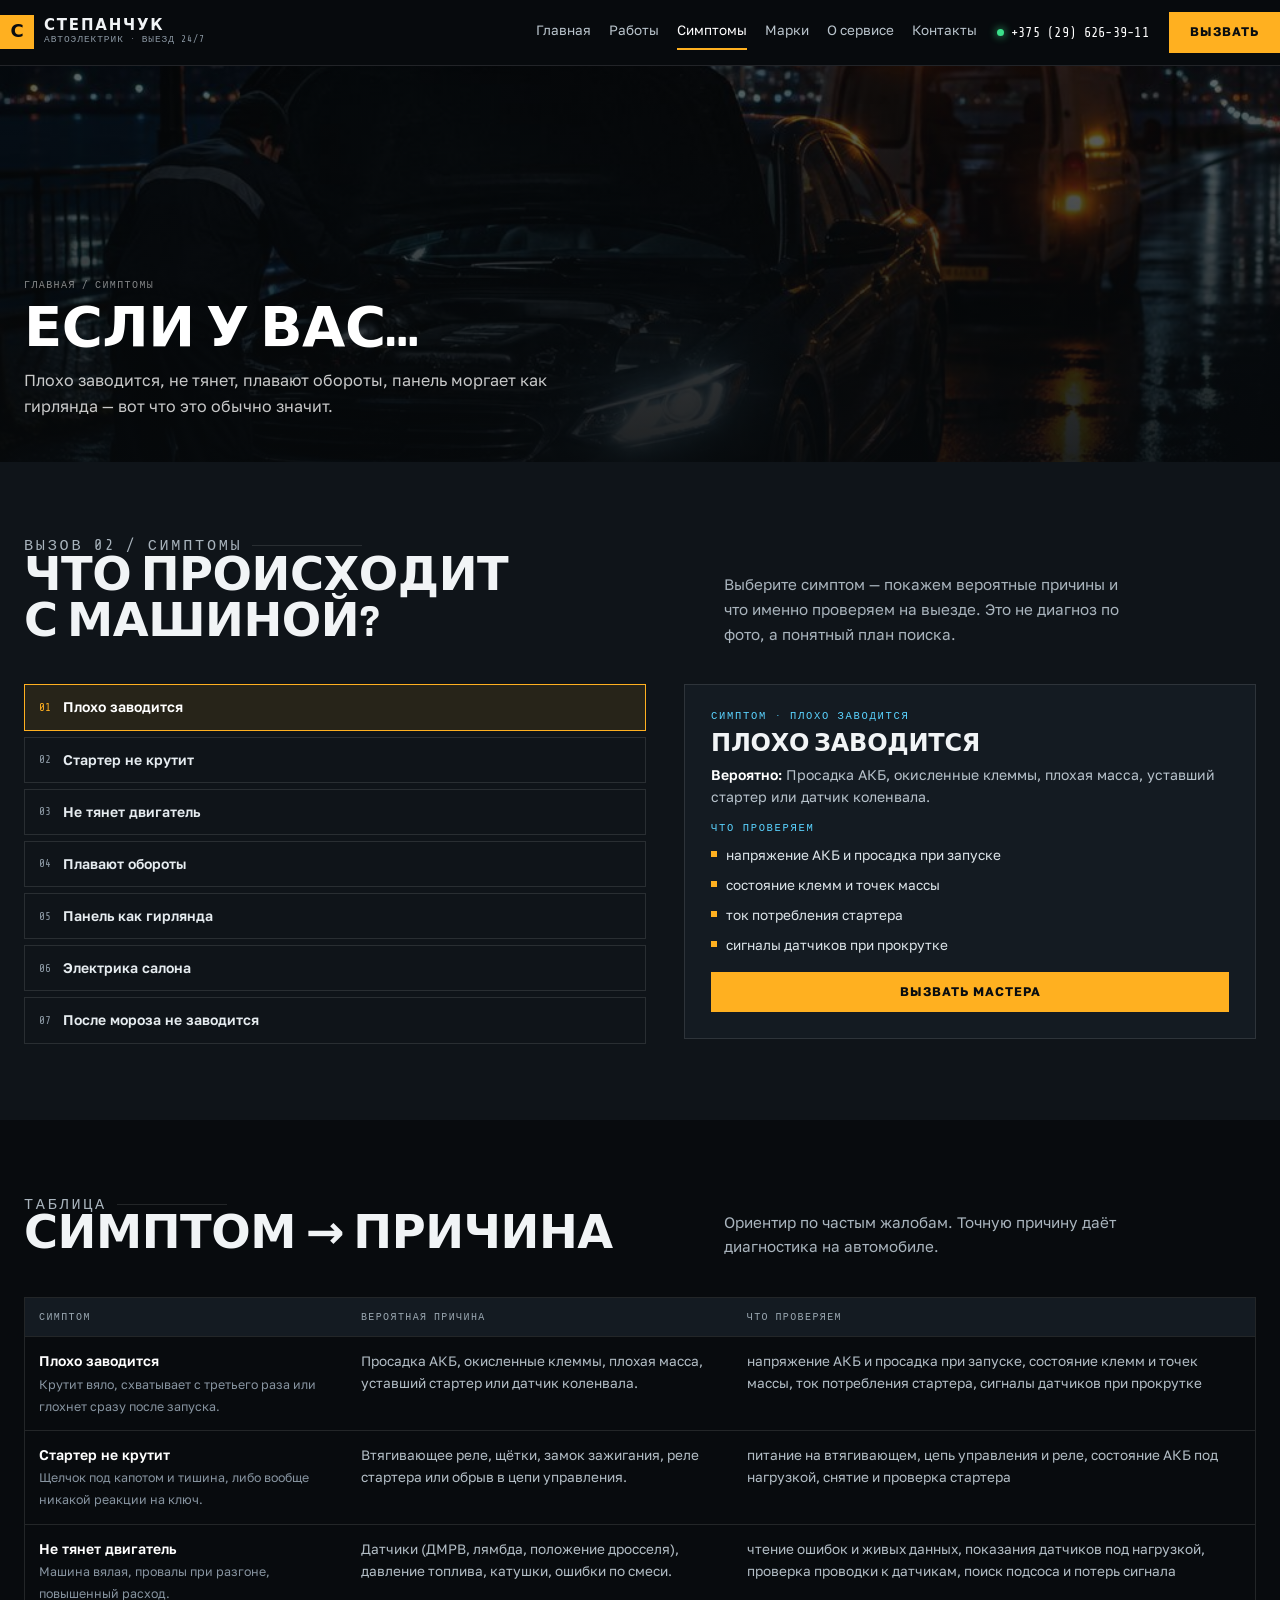
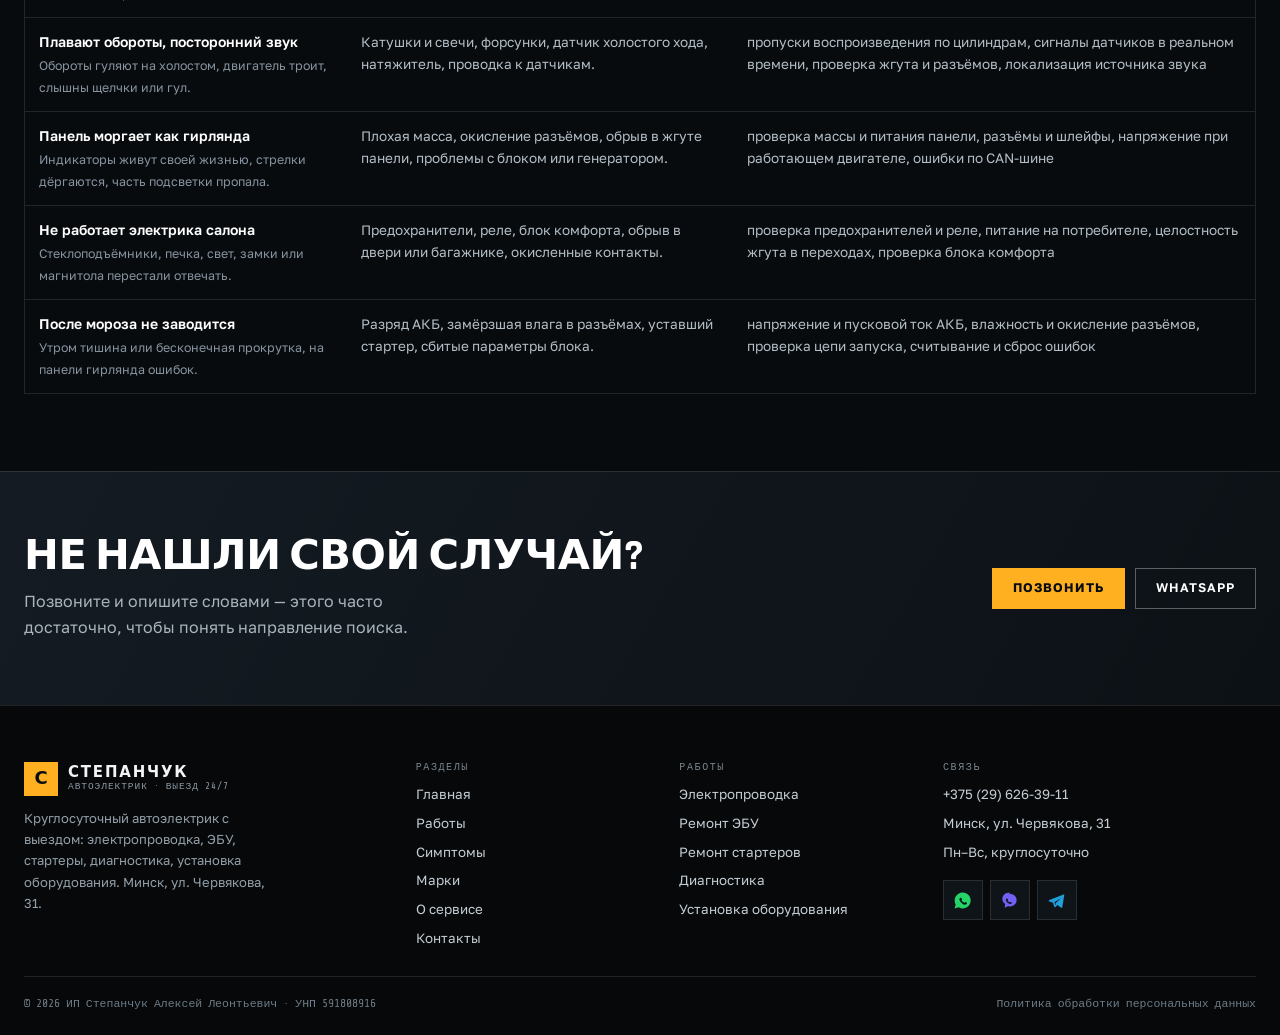
<file: simptomy.html>
<!DOCTYPE html>
<html lang="ru">
<head>
<meta charset="utf-8">
<meta name="viewport" content="width=device-width, initial-scale=1">
<title>Симптомы неисправностей — если машина плохо заводится | Степанчук А.Л.</title>
<meta name="description" content="Плохо заводится, не тянет двигатель, плавают обороты, моргает панель: вероятные причины и что проверяет автоэлектрик на выезде.">
<meta property="og:title" content="Симптомы неисправностей — если машина плохо заводится | Степанчук А.Л.">
<meta property="og:description" content="Плохо заводится, не тянет двигатель, плавают обороты, моргает панель: вероятные причины и что проверяет автоэлектрик на выезде.">
<meta property="og:type" content="website">
<meta name="theme-color" content="#080B0E">
<style>
:root{--bg:#080B0E;--panel:#0F1419;--panel2:#141B22;--ink:#F1F4F6;--dim:#8C99A4;--line:rgba(255,255,255,.11);
--amber:#FFB020;--amber-d:#E89A0C;--cyan:#5AD3FF;--pad:24px;--max:1280px;
--disp:'Rajdhani',system-ui,sans-serif;--body:'Golos Text',system-ui,sans-serif;--mono:'Share Tech Mono',ui-monospace,monospace}
*{box-sizing:border-box}html{-webkit-text-size-adjust:100%}
body{margin:0;background:var(--bg);color:var(--ink);font:16px/1.62 var(--body);-webkit-font-smoothing:antialiased}
img{max-width:100%;display:block}
h1,h2,h3{margin:0;font-family:var(--disp);font-weight:700;line-height:1;letter-spacing:-.01em;text-transform:uppercase}
a{color:inherit;text-decoration:none}[hidden]{display:none!important}
.wrap{width:100%;max-width:var(--max);margin:0 auto;padding:0 var(--pad)}
.header{position:sticky;top:0;z-index:40;background:rgba(8,11,14,.9);border-bottom:1px solid var(--line);backdrop-filter:blur(12px)}
.header__in{display:flex;align-items:center;gap:20px;padding:12px 0}
.logo{display:flex;align-items:center;gap:10px}
.logo__mark{width:34px;height:34px;display:grid;place-items:center;background:var(--amber);color:#0A0D10;font:700 18px/1 var(--disp)}
.logo__txt{display:flex;flex-direction:column;line-height:1.12}
.logo__txt b{font:700 15px/1 var(--disp);letter-spacing:.12em}
.logo__txt i{font:400 9.5px/1.4 var(--mono);letter-spacing:.1em;text-transform:uppercase;color:var(--dim);font-style:normal}
.nav{display:flex;gap:18px;margin-left:auto;font-size:13.5px}
.nav a{padding:6px 0;border-bottom:2px solid transparent;color:#B9C4CC}
.nav a:hover,.nav a.is-on{border-color:var(--amber);color:#fff}
.header__tel{display:flex;align-items:center;gap:7px;font:400 13.5px/1 var(--mono);letter-spacing:.02em;color:#fff}
.dot{width:7px;height:7px;border-radius:50%;background:#3BE08A;box-shadow:0 0 8px #3BE08A;flex:none;animation:pulse 2.4s infinite}
@keyframes pulse{50%{opacity:.35}}
.btn{display:inline-flex;align-items:center;gap:9px;padding:13px 20px;font:600 12.5px/1 var(--body);letter-spacing:.08em;text-transform:uppercase;border:1px solid #2A333C;background:var(--panel2);color:#fff;cursor:pointer;transition:.18s}
.btn:hover{border-color:#3E4A55;background:#1A222A}
.btn--amber{background:var(--amber);border-color:var(--amber);color:#0A0D10;font-weight:700}
.btn--amber:hover{background:#FFC24A;border-color:#FFC24A}
.btn--line{background:transparent;color:#fff}
.burger{display:none;width:42px;height:38px;border:1px solid var(--line);background:var(--panel2);align-items:center;justify-content:center;flex-direction:column;gap:4px;cursor:pointer}
.burger i{display:block;width:17px;height:2px;background:#fff}
.burger.is-close i:first-child{transform:rotate(45deg) translateY(3px)}
.burger.is-close i:last-child{transform:rotate(-45deg) translateY(-3px)}
.hero{position:relative;min-height:min(94svh,800px);display:flex;align-items:flex-end;color:#fff;overflow:hidden}
.hero__img{position:absolute;inset:0;width:100%;height:100%;object-fit:cover;filter:saturate(.95)}
.hero::after{content:'';position:absolute;inset:0;background:linear-gradient(180deg,rgba(6,9,11,.72),rgba(6,9,11,.34) 40%,rgba(6,9,11,.8) 76%,#080B0E 100%)}
.hero__in{position:relative;z-index:2;width:100%;padding:clamp(36px,6vw,64px) 0 clamp(20px,3vw,28px)}
.live{display:inline-flex;align-items:center;gap:9px;padding:7px 13px;border:1px solid rgba(255,176,32,.5);background:rgba(255,176,32,.12);font:400 11.5px/1 var(--mono);letter-spacing:.08em;text-transform:uppercase;color:#FFCB6B;margin-bottom:18px}
.hero h1{font-size:clamp(2.4rem,6.6vw,5.2rem);letter-spacing:-.02em}
.hero__lede{max-width:50ch;margin:16px 0 22px;color:rgba(255,255,255,.8);font-size:clamp(.94rem,1.35vw,1.04rem)}
.hero__acts{display:flex;flex-wrap:wrap;gap:10px;margin-bottom:clamp(20px,3.2vw,34px)}
.hero .btn--line{border-color:rgba(255,255,255,.4)}
.hero .btn--line:hover{background:#fff;color:#0A0D10;border-color:#fff}
.hero__facts{display:grid;grid-template-columns:repeat(4,minmax(0,1fr));border-top:1px solid rgba(255,255,255,.2)}
.hero__facts div{padding:14px 16px 0 0}
.hero__facts b{display:block;font:700 clamp(1rem,1.9vw,1.42rem)/1.1 var(--disp);letter-spacing:.01em;color:#fff}
.hero__facts span{font:400 10px/1.5 var(--mono);letter-spacing:.1em;text-transform:uppercase;color:rgba(255,255,255,.6)}
.drawer{position:fixed;inset:0;z-index:90;background:rgba(4,6,8,.8);display:none}
.drawer[data-open]{display:block}
.drawer__in{position:absolute;inset:0 0 0 auto;width:min(400px,92vw);background:#0C1116;border-left:1px solid var(--line);padding:22px;overflow-y:auto}
.drawer__top{display:flex;justify-content:space-between;align-items:center;margin-bottom:18px}
.drawer__nav{display:grid;font:700 19px/1 var(--disp);text-transform:uppercase}
.drawer__nav a{padding:14px 0;border-bottom:1px solid var(--line)}
.drawer__cta{width:100%;justify-content:center;margin-top:18px}
.drawer__note{font-size:12.5px;color:var(--dim);margin-top:12px}
body.is-locked{overflow:hidden}
.mbar{display:none}
@media (max-width:1024px){
.nav{display:none}.burger{display:flex}.header__tel{display:none}.header__in{gap:10px}
.hero__facts{grid-template-columns:1fr 1fr}
}
</style>
<link rel="preconnect" href="https://fonts.googleapis.com">
<link rel="preconnect" href="https://fonts.gstatic.com" crossorigin>
<link href="https://fonts.googleapis.com/css2?family=Rajdhani:wght@500;600;700&family=Golos+Text:wght@400;500;600;700&family=Share+Tech+Mono&display=swap" rel="stylesheet">
<link rel="stylesheet" href="assets/css/style.css">
<link rel="icon" href="assets/img/favicon.svg" type="image/svg+xml">
</head>
<body>
<header class="header"><div class="header__in wrap">
<a class="logo" href="index.html"><span class="logo__mark">С</span><span class="logo__txt"><b>СТЕПАНЧУК</b><i>автоэлектрик · выезд 24/7</i></span></a>
<nav class="nav" aria-label="Основное меню"><a href="index.html">Главная</a><a href="uslugi.html">Работы</a><a href="simptomy.html" class="is-on">Симптомы</a><a href="marki.html">Марки</a><a href="o-kompanii.html">О сервисе</a><a href="kontakty.html">Контакты</a></nav>
<a class="header__tel" href="tel:+375296263911"><span class="dot" aria-hidden="true"></span>+375 (29) 626-39-11</a>
<a class="btn btn--amber" href="https://wa.me/375296263911" target="_blank" rel="noopener">Вызвать</a>
<button class="burger" type="button" aria-label="Меню" aria-expanded="false" aria-controls="drawer"><i></i><i></i><i></i></button>
</div></header>
<div class="drawer" id="drawer" role="dialog" aria-modal="true" aria-label="Меню" hidden>
<div class="drawer__in">
<div class="drawer__top">
<a class="logo" href="index.html"><span class="logo__mark">С</span><span class="logo__txt"><b>СТЕПАНЧУК</b><i>автоэлектрик 24/7</i></span></a>
<button class="burger is-close" type="button" data-close aria-label="Закрыть меню"><i></i><i></i></button>
</div>
<nav class="drawer__nav"><a href="index.html">Главная</a><a href="uslugi.html">Работы</a><a href="simptomy.html">Симптомы</a><a href="marki.html">Марки</a><a href="o-kompanii.html">О сервисе</a><a href="kontakty.html">Контакты</a></nav>
<a class="btn btn--amber drawer__cta" href="tel:+375296263911">Позвонить +375 (29) 626-39-11</a>
<p class="drawer__note">Круглосуточно, без выходных. Минск, ул. Червякова, 31. Выезд к месту стоянки автомобиля.</p>
</div></div>
<main>
<section class="phero"><img src="assets/img/street.jpg" alt="Автомобиль на ночной улице с открытым капотом" width="1600" height="900">
<div class="phero__in"><div class="wrap"><div class="crumbs"><a href="index.html">Главная</a> / Симптомы</div>
<h1>Если у вас…</h1><p>Плохо заводится, не тянет, плавают обороты, панель моргает как гирлянда — вот что это обычно значит.</p></div></div></section>

<section class="section section--panel" id="diag"><div class="wrap">
<div class="sec-head"><div><p class="tag">вызов 02 / симптомы</p><h2 class="h2">Что происходит<br>с машиной?</h2></div>
<p>Выберите симптом — покажем вероятные причины и что именно проверяем на выезде. Это не диагноз по фото, а понятный план поиска.</p></div>
<div class="diag">
<div class="sym" id="sym"></div>
<div class="diag__out">
<p class="diag__k" id="dK">СИМПТОМ</p>
<h3 id="dT">Плохо заводится</h3>
<p class="diag__why" id="dW"></p>
<p class="diag__k" style="margin-top:14px">ЧТО ПРОВЕРЯЕМ</p>
<ul class="list" id="dL"></ul>
<a class="btn btn--amber" href="https://wa.me/375296263911" target="_blank" rel="noopener" id="dSend">Вызвать мастера</a>
</div>
</div>
</div></section>

<section class="section"><div class="wrap">
<div class="sec-head"><div><p class="tag">таблица</p><h2 class="h2">Симптом → причина</h2></div><p>Ориентир по частым жалобам. Точную причину даёт диагностика на автомобиле.</p></div>
<div class="tablewrap"><table class="tbl">
<thead><tr><th>Симптом</th><th>Вероятная причина</th><th>Что проверяем</th></tr></thead>
<tbody><tr><td><b>Плохо заводится</b><br><span>Крутит вяло, схватывает с третьего раза или глохнет сразу после запуска.</span></td><td>Просадка АКБ, окисленные клеммы, плохая масса, уставший стартер или датчик коленвала.</td><td>напряжение АКБ и просадка при запуске, состояние клемм и точек массы, ток потребления стартера, сигналы датчиков при прокрутке</td></tr><tr><td><b>Стартер не крутит</b><br><span>Щелчок под капотом и тишина, либо вообще никакой реакции на ключ.</span></td><td>Втягивающее реле, щётки, замок зажигания, реле стартера или обрыв в цепи управления.</td><td>питание на втягивающем, цепь управления и реле, состояние АКБ под нагрузкой, снятие и проверка стартера</td></tr><tr><td><b>Не тянет двигатель</b><br><span>Машина вялая, провалы при разгоне, повышенный расход.</span></td><td>Датчики (ДМРВ, лямбда, положение дросселя), давление топлива, катушки, ошибки по смеси.</td><td>чтение ошибок и живых данных, показания датчиков под нагрузкой, проверка проводки к датчикам, поиск подсоса и потерь сигнала</td></tr><tr><td><b>Плавают обороты, посторонний звук</b><br><span>Обороты гуляют на холостом, двигатель троит, слышны щелчки или гул.</span></td><td>Катушки и свечи, форсунки, датчик холостого хода, натяжитель, проводка к датчикам.</td><td>пропуски воспроизведения по цилиндрам, сигналы датчиков в реальном времени, проверка жгута и разъёмов, локализация источника звука</td></tr><tr><td><b>Панель моргает как гирлянда</b><br><span>Индикаторы живут своей жизнью, стрелки дёргаются, часть подсветки пропала.</span></td><td>Плохая масса, окисление разъёмов, обрыв в жгуте панели, проблемы с блоком или генератором.</td><td>проверка массы и питания панели, разъёмы и шлейфы, напряжение при работающем двигателе, ошибки по CAN-шине</td></tr><tr><td><b>Не работает электрика салона</b><br><span>Стеклоподъёмники, печка, свет, замки или магнитола перестали отвечать.</span></td><td>Предохранители, реле, блок комфорта, обрыв в двери или багажнике, окисленные контакты.</td><td>проверка предохранителей и реле, питание на потребителе, целостность жгута в переходах, проверка блока комфорта</td></tr><tr><td><b>После мороза не заводится</b><br><span>Утром тишина или бесконечная прокрутка, на панели гирлянда ошибок.</span></td><td>Разряд АКБ, замёрзшая влага в разъёмах, уставший стартер, сбитые параметры блока.</td><td>напряжение и пусковой ток АКБ, влажность и окисление разъёмов, проверка цепи запуска, считывание и сброс ошибок</td></tr></tbody>
</table></div>
</div></section>
<section class="cta"><div class="wrap cta__in"><div><h2>Не нашли свой случай?</h2><p>Позвоните и опишите словами — этого часто достаточно, чтобы понять направление поиска.</p></div>
<div class="cta__acts"><a class="btn btn--amber" href="tel:+375296263911">Позвонить</a><a class="btn btn--line" href="https://wa.me/375296263911" target="_blank" rel="noopener">WhatsApp</a></div></div></section>
</main>
<footer class="footer"><div class="wrap">
<div class="footer__top">
<div class="footer__about"><a class="logo" href="index.html"><span class="logo__mark">С</span><span class="logo__txt"><b>СТЕПАНЧУК</b><i>автоэлектрик · выезд 24/7</i></span></a>
<p>Круглосуточный автоэлектрик с выездом: электропроводка, ЭБУ, стартеры, диагностика, установка оборудования. Минск, ул. Червякова, 31.</p></div>
<div><h4>Разделы</h4><ul><li><a href="index.html">Главная</a></li><li><a href="uslugi.html">Работы</a></li><li><a href="simptomy.html">Симптомы</a></li><li><a href="marki.html">Марки</a></li><li><a href="o-kompanii.html">О сервисе</a></li><li><a href="kontakty.html">Контакты</a></li></ul></div>
<div><h4>Работы</h4><ul><li><a href="uslugi.html">Электропроводка</a></li><li><a href="uslugi.html">Ремонт ЭБУ</a></li><li><a href="uslugi.html">Ремонт стартеров</a></li><li><a href="uslugi.html">Диагностика</a></li><li><a href="uslugi.html">Установка оборудования</a></li></ul></div>
<div><h4>Связь</h4><ul>
<li><a href="tel:+375296263911">+375 (29) 626-39-11</a></li>
<li><a href="https://maps.google.com/?q=%D0%9C%D0%B8%D0%BD%D1%81%D0%BA%2C+%D1%83%D0%BB%D0%B8%D1%86%D0%B0+%D0%A7%D0%B5%D1%80%D0%B2%D1%8F%D0%BA%D0%BE%D0%B2%D0%B0+31" target="_blank" rel="noopener">Минск, ул. Червякова, 31</a></li>
<li>Пн–Вс, круглосуточно</li>
<li style="margin-top:10px"><div class="msgr"><a href="https://wa.me/375296263911" target="_blank" rel="noopener" aria-label="WhatsApp" style="color:#25D366"><svg viewBox="0 0 24 24" fill="currentColor" aria-hidden="true"><path d="M12 2a10 10 0 0 0-8.6 15L2 22l5.2-1.4A10 10 0 1 0 12 2m5.3 14.1c-.2.6-1.2 1.2-1.9 1.2-.5 0-1.1 0-2-.4a11 11 0 0 1-4.4-3.9c-.5-.8-.9-1.7-.9-2.5 0-.7.4-1.4.9-1.8.2-.2.4-.3.6-.3h.5c.2 0 .4 0 .5.4l.7 1.6c0 .2 0 .3-.1.5l-.4.5c-.1.2-.2.3 0 .5a8 8 0 0 0 3.4 2.9c.2.1.4.1.5-.1l.6-.7c.1-.2.3-.2.5-.1l1.6.8c.2.1.3.2.3.4s0 .5-.1.9"/></svg></a><a href="viber://chat?number=%2B375296263911" aria-label="Viber" style="color:#7360F2"><svg viewBox="0 0 24 24" fill="currentColor" aria-hidden="true"><path d="M12 2C7 2 3 5.6 3 10c0 2.5 1.3 4.7 3.4 6.1L6 21l4-1.6c.6.1 1.3.2 2 .2 5 0 9-3.6 9-8s-4-8-9-8m3.6 11.3c-.4.9-1.9 1.6-2.7 1.5-2.4-.3-4.6-2.1-5.4-4.4-.3-.8.2-2 1-2.4.3-.2.7 0 .9.3l.7 1.2c.1.3 0 .5-.2.7-.3.2-.2.5.1.9.6.8 1.2 1.2 1.9 1.5.4.2.6 0 .8-.2s.4-.3.7-.2l1.3.6c.3.2.3.6.2.9"/></svg></a><a href="https://t.me/+375296263911" target="_blank" rel="noopener" aria-label="Telegram" style="color:#229ED9"><svg viewBox="0 0 24 24" fill="currentColor" aria-hidden="true"><path d="M21.8 4.2 2.9 11.4c-.9.3-.9 1.5 0 1.8l4.6 1.5 1.7 5.3c.2.7 1 .9 1.5.3l2.5-2.6 4.6 3.4c.6.4 1.4 0 1.5-.7l2.5-15c.1-.8-.6-1.4-1.5-1.2M9.4 14.3l8.4-5.6-6.8 6.6-.2 3z"/></svg></a></div></li>
</ul></div>
</div>
<div class="footer__bottom"><span>© <span id="yr">2026</span> ИП Степанчук Алексей Леонтьевич · УНП 591808916</span>
<span><a href="politika.html">Политика обработки персональных данных</a></span></div>
</div></footer>
<div class="mbar" role="navigation" aria-label="Быстрая связь">
<a href="tel:+375296263911"><svg viewBox="0 0 24 24" fill="currentColor" aria-hidden="true"><path d="M6.6 10.8a15.5 15.5 0 0 0 6.6 6.6l2.2-2.2a1 1 0 0 1 1-.24c1.1.36 2.3.56 3.5.56a1 1 0 0 1 1 1V20a1 1 0 0 1-1 1A17 17 0 0 1 3 4a1 1 0 0 1 1-1h3.5a1 1 0 0 1 1 1c0 1.2.2 2.4.56 3.5a1 1 0 0 1-.25 1z"/></svg>Позвонить</a>
<a href="https://wa.me/375296263911" target="_blank" rel="noopener"><svg viewBox="0 0 24 24" fill="currentColor" aria-hidden="true"><path d="M12 2a10 10 0 0 0-8.6 15L2 22l5.2-1.4A10 10 0 1 0 12 2m5.3 14.1c-.2.6-1.2 1.2-1.9 1.2-.5 0-1.1 0-2-.4a11 11 0 0 1-4.4-3.9c-.5-.8-.9-1.7-.9-2.5 0-.7.4-1.4.9-1.8.2-.2.4-.3.6-.3h.5c.2 0 .4 0 .5.4l.7 1.6c0 .2 0 .3-.1.5l-.4.5c-.1.2-.2.3 0 .5a8 8 0 0 0 3.4 2.9c.2.1.4.1.5-.1l.6-.7c.1-.2.3-.2.5-.1l1.6.8c.2.1.3.2.3.4s0 .5-.1.9"/></svg>WhatsApp</a>
<a href="viber://chat?number=%2B375296263911"><svg viewBox="0 0 24 24" fill="currentColor" aria-hidden="true"><path d="M12 2C7 2 3 5.6 3 10c0 2.5 1.3 4.7 3.4 6.1L6 21l4-1.6c.6.1 1.3.2 2 .2 5 0 9-3.6 9-8s-4-8-9-8m3.6 11.3c-.4.9-1.9 1.6-2.7 1.5-2.4-.3-4.6-2.1-5.4-4.4-.3-.8.2-2 1-2.4.3-.2.7 0 .9.3l.7 1.2c.1.3 0 .5-.2.7-.3.2-.2.5.1.9.6.8 1.2 1.2 1.9 1.5.4.2.6 0 .8-.2s.4-.3.7-.2l1.3.6c.3.2.3.6.2.9"/></svg>Viber</a>
<a href="https://t.me/+375296263911" target="_blank" rel="noopener"><svg viewBox="0 0 24 24" fill="currentColor" aria-hidden="true"><path d="M21.8 4.2 2.9 11.4c-.9.3-.9 1.5 0 1.8l4.6 1.5 1.7 5.3c.2.7 1 .9 1.5.3l2.5-2.6 4.6 3.4c.6.4 1.4 0 1.5-.7l2.5-15c.1-.8-.6-1.4-1.5-1.2M9.4 14.3l8.4-5.6-6.8 6.6-.2 3z"/></svg>Telegram</a>
</div>
<script src="assets/js/main.js"></script>
</body>
</html>
</file>
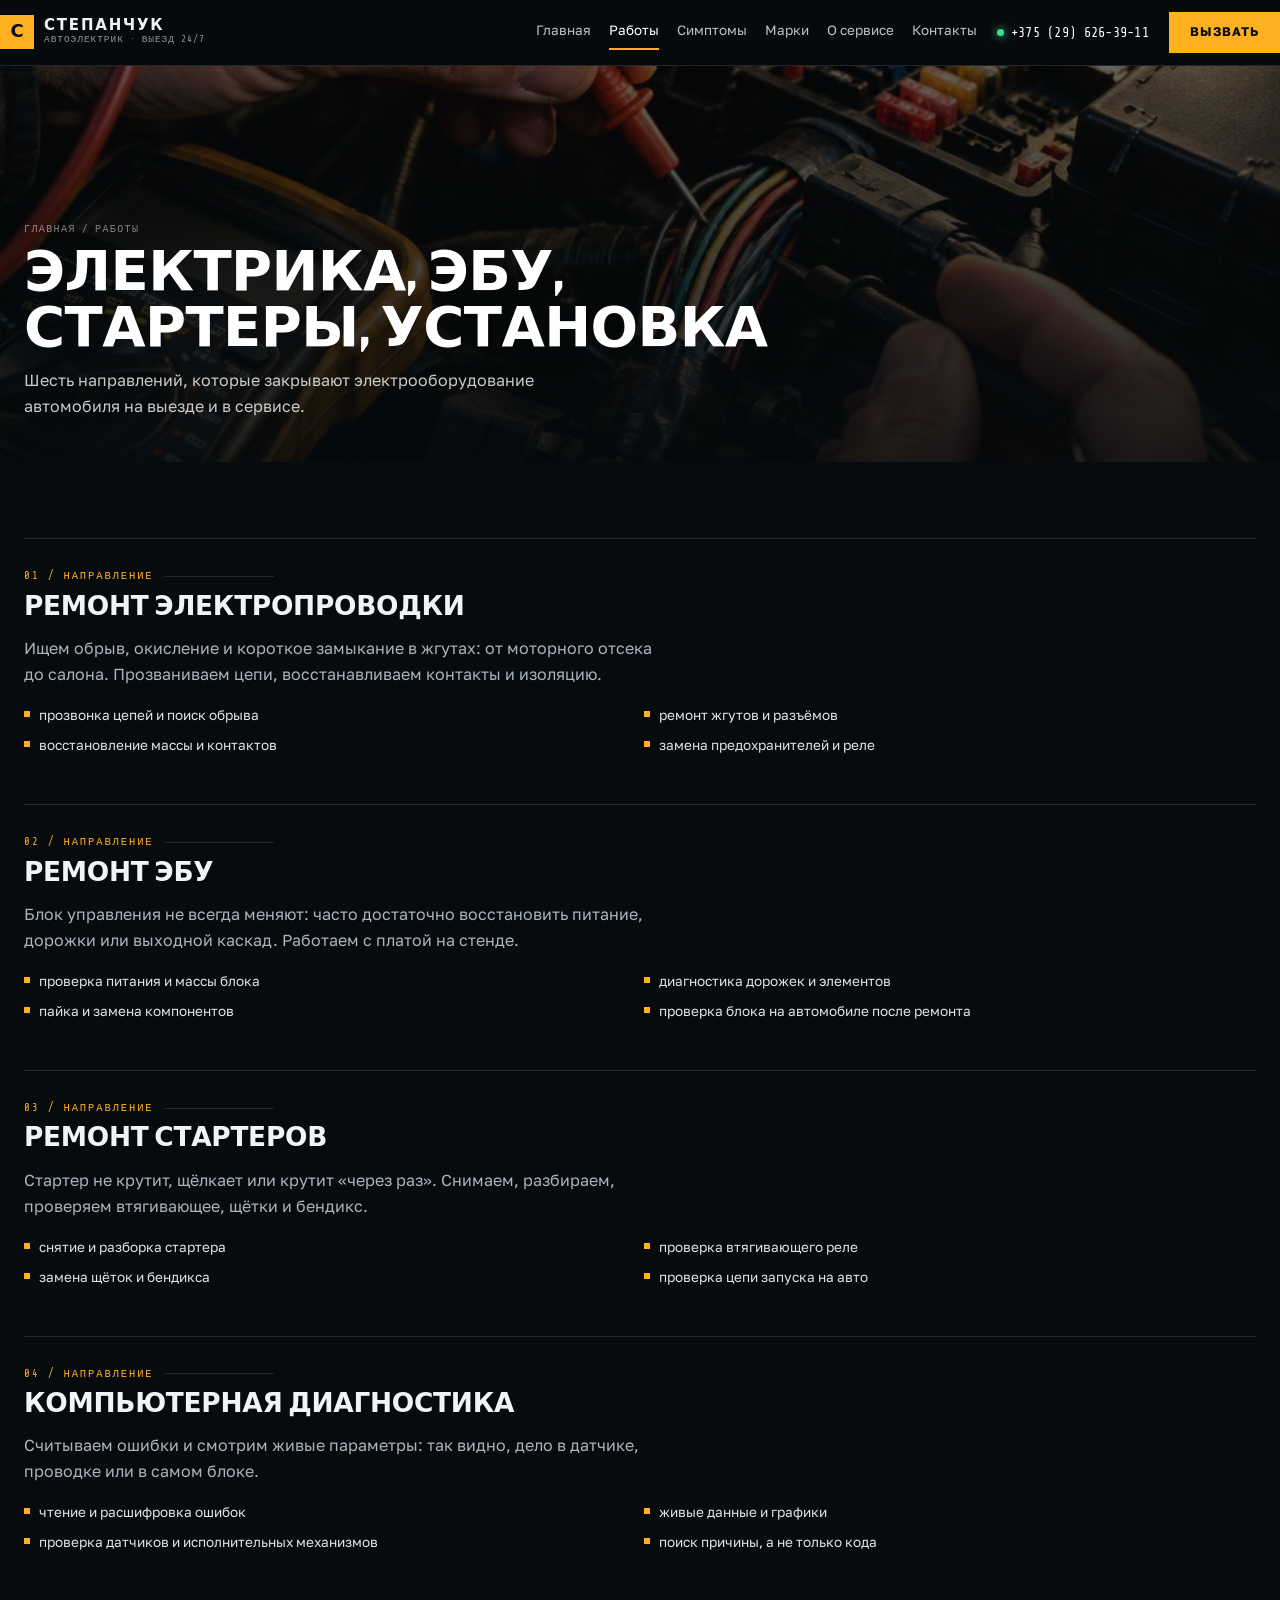
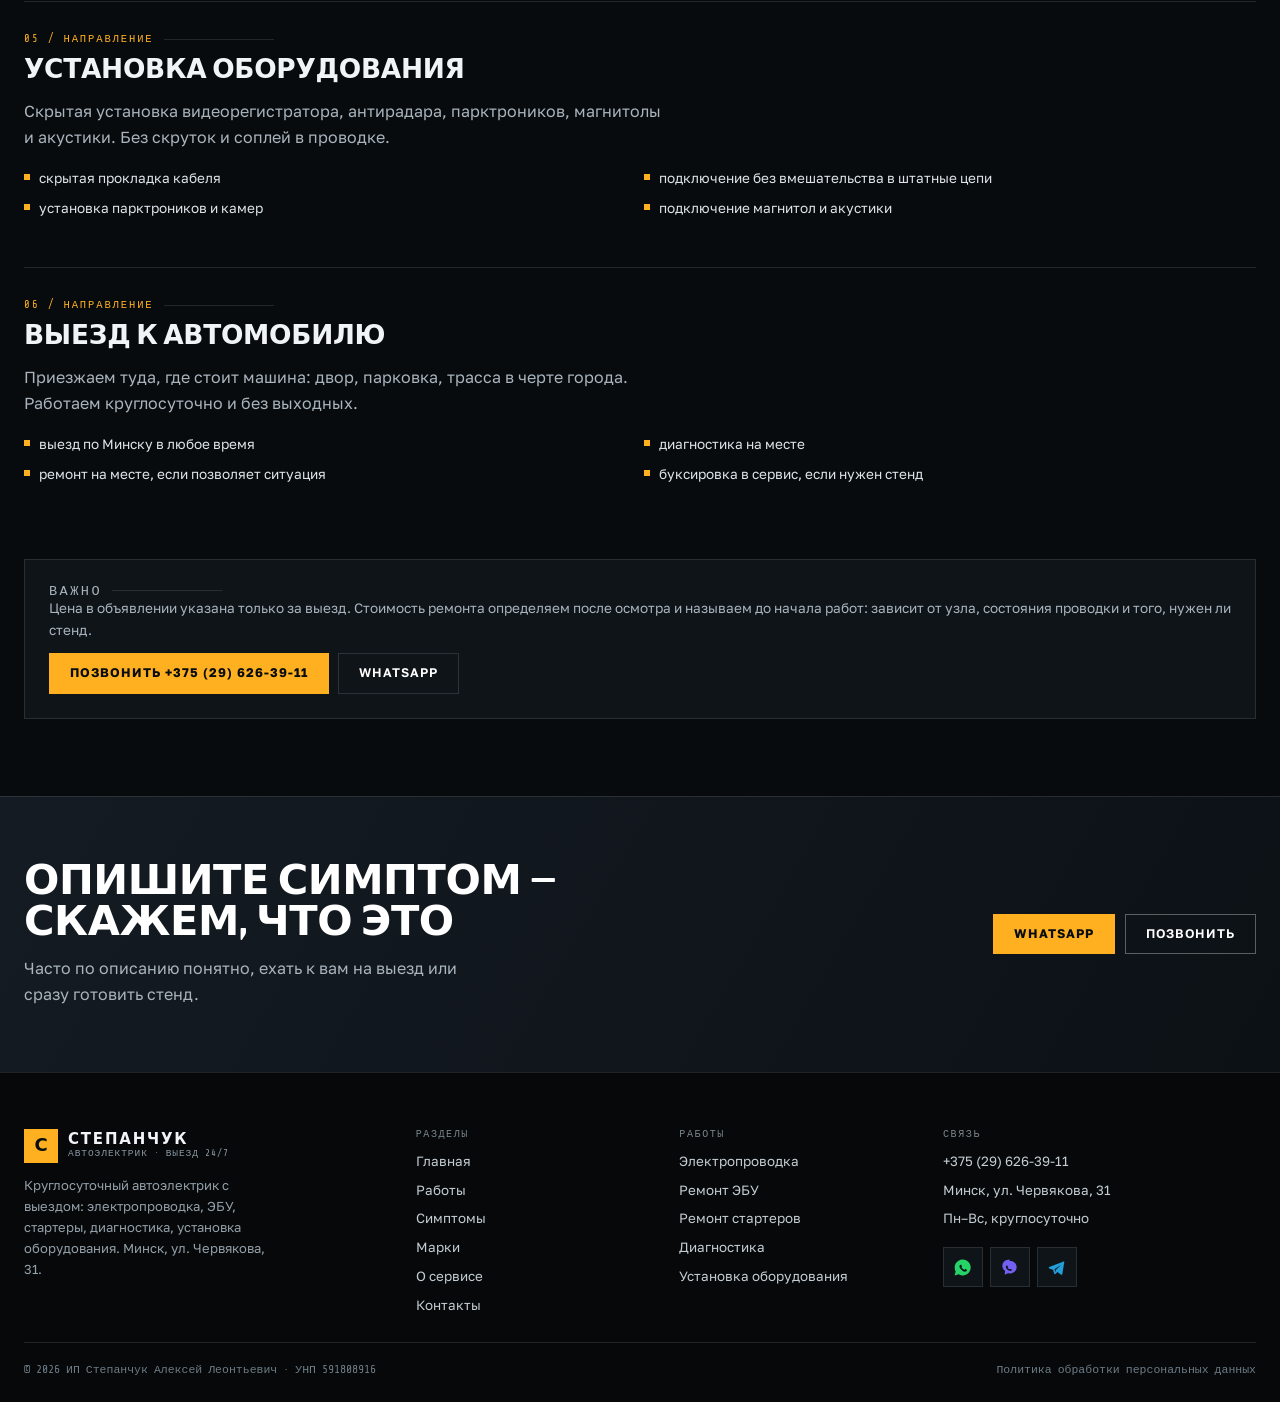
<file: uslugi.html>
<!DOCTYPE html>
<html lang="ru">
<head>
<meta charset="utf-8">
<meta name="viewport" content="width=device-width, initial-scale=1">
<title>Работы — электропроводка, ЭБУ, стартеры, диагностика | Степанчук А.Л.</title>
<meta name="description" content="Ремонт электропроводки, ремонт ЭБУ, ремонт стартеров, компьютерная диагностика, установка видеорегистраторов и парктроников, выезд к автомобилю.">
<meta property="og:title" content="Работы — электропроводка, ЭБУ, стартеры, диагностика | Степанчук А.Л.">
<meta property="og:description" content="Ремонт электропроводки, ремонт ЭБУ, ремонт стартеров, компьютерная диагностика, установка видеорегистраторов и парктроников, выезд к автомобилю.">
<meta property="og:type" content="website">
<meta name="theme-color" content="#080B0E">
<style>
:root{--bg:#080B0E;--panel:#0F1419;--panel2:#141B22;--ink:#F1F4F6;--dim:#8C99A4;--line:rgba(255,255,255,.11);
--amber:#FFB020;--amber-d:#E89A0C;--cyan:#5AD3FF;--pad:24px;--max:1280px;
--disp:'Rajdhani',system-ui,sans-serif;--body:'Golos Text',system-ui,sans-serif;--mono:'Share Tech Mono',ui-monospace,monospace}
*{box-sizing:border-box}html{-webkit-text-size-adjust:100%}
body{margin:0;background:var(--bg);color:var(--ink);font:16px/1.62 var(--body);-webkit-font-smoothing:antialiased}
img{max-width:100%;display:block}
h1,h2,h3{margin:0;font-family:var(--disp);font-weight:700;line-height:1;letter-spacing:-.01em;text-transform:uppercase}
a{color:inherit;text-decoration:none}[hidden]{display:none!important}
.wrap{width:100%;max-width:var(--max);margin:0 auto;padding:0 var(--pad)}
.header{position:sticky;top:0;z-index:40;background:rgba(8,11,14,.9);border-bottom:1px solid var(--line);backdrop-filter:blur(12px)}
.header__in{display:flex;align-items:center;gap:20px;padding:12px 0}
.logo{display:flex;align-items:center;gap:10px}
.logo__mark{width:34px;height:34px;display:grid;place-items:center;background:var(--amber);color:#0A0D10;font:700 18px/1 var(--disp)}
.logo__txt{display:flex;flex-direction:column;line-height:1.12}
.logo__txt b{font:700 15px/1 var(--disp);letter-spacing:.12em}
.logo__txt i{font:400 9.5px/1.4 var(--mono);letter-spacing:.1em;text-transform:uppercase;color:var(--dim);font-style:normal}
.nav{display:flex;gap:18px;margin-left:auto;font-size:13.5px}
.nav a{padding:6px 0;border-bottom:2px solid transparent;color:#B9C4CC}
.nav a:hover,.nav a.is-on{border-color:var(--amber);color:#fff}
.header__tel{display:flex;align-items:center;gap:7px;font:400 13.5px/1 var(--mono);letter-spacing:.02em;color:#fff}
.dot{width:7px;height:7px;border-radius:50%;background:#3BE08A;box-shadow:0 0 8px #3BE08A;flex:none;animation:pulse 2.4s infinite}
@keyframes pulse{50%{opacity:.35}}
.btn{display:inline-flex;align-items:center;gap:9px;padding:13px 20px;font:600 12.5px/1 var(--body);letter-spacing:.08em;text-transform:uppercase;border:1px solid #2A333C;background:var(--panel2);color:#fff;cursor:pointer;transition:.18s}
.btn:hover{border-color:#3E4A55;background:#1A222A}
.btn--amber{background:var(--amber);border-color:var(--amber);color:#0A0D10;font-weight:700}
.btn--amber:hover{background:#FFC24A;border-color:#FFC24A}
.btn--line{background:transparent;color:#fff}
.burger{display:none;width:42px;height:38px;border:1px solid var(--line);background:var(--panel2);align-items:center;justify-content:center;flex-direction:column;gap:4px;cursor:pointer}
.burger i{display:block;width:17px;height:2px;background:#fff}
.burger.is-close i:first-child{transform:rotate(45deg) translateY(3px)}
.burger.is-close i:last-child{transform:rotate(-45deg) translateY(-3px)}
.hero{position:relative;min-height:min(94svh,800px);display:flex;align-items:flex-end;color:#fff;overflow:hidden}
.hero__img{position:absolute;inset:0;width:100%;height:100%;object-fit:cover;filter:saturate(.95)}
.hero::after{content:'';position:absolute;inset:0;background:linear-gradient(180deg,rgba(6,9,11,.72),rgba(6,9,11,.34) 40%,rgba(6,9,11,.8) 76%,#080B0E 100%)}
.hero__in{position:relative;z-index:2;width:100%;padding:clamp(36px,6vw,64px) 0 clamp(20px,3vw,28px)}
.live{display:inline-flex;align-items:center;gap:9px;padding:7px 13px;border:1px solid rgba(255,176,32,.5);background:rgba(255,176,32,.12);font:400 11.5px/1 var(--mono);letter-spacing:.08em;text-transform:uppercase;color:#FFCB6B;margin-bottom:18px}
.hero h1{font-size:clamp(2.4rem,6.6vw,5.2rem);letter-spacing:-.02em}
.hero__lede{max-width:50ch;margin:16px 0 22px;color:rgba(255,255,255,.8);font-size:clamp(.94rem,1.35vw,1.04rem)}
.hero__acts{display:flex;flex-wrap:wrap;gap:10px;margin-bottom:clamp(20px,3.2vw,34px)}
.hero .btn--line{border-color:rgba(255,255,255,.4)}
.hero .btn--line:hover{background:#fff;color:#0A0D10;border-color:#fff}
.hero__facts{display:grid;grid-template-columns:repeat(4,minmax(0,1fr));border-top:1px solid rgba(255,255,255,.2)}
.hero__facts div{padding:14px 16px 0 0}
.hero__facts b{display:block;font:700 clamp(1rem,1.9vw,1.42rem)/1.1 var(--disp);letter-spacing:.01em;color:#fff}
.hero__facts span{font:400 10px/1.5 var(--mono);letter-spacing:.1em;text-transform:uppercase;color:rgba(255,255,255,.6)}
.drawer{position:fixed;inset:0;z-index:90;background:rgba(4,6,8,.8);display:none}
.drawer[data-open]{display:block}
.drawer__in{position:absolute;inset:0 0 0 auto;width:min(400px,92vw);background:#0C1116;border-left:1px solid var(--line);padding:22px;overflow-y:auto}
.drawer__top{display:flex;justify-content:space-between;align-items:center;margin-bottom:18px}
.drawer__nav{display:grid;font:700 19px/1 var(--disp);text-transform:uppercase}
.drawer__nav a{padding:14px 0;border-bottom:1px solid var(--line)}
.drawer__cta{width:100%;justify-content:center;margin-top:18px}
.drawer__note{font-size:12.5px;color:var(--dim);margin-top:12px}
body.is-locked{overflow:hidden}
.mbar{display:none}
@media (max-width:1024px){
.nav{display:none}.burger{display:flex}.header__tel{display:none}.header__in{gap:10px}
.hero__facts{grid-template-columns:1fr 1fr}
}
</style>
<link rel="preconnect" href="https://fonts.googleapis.com">
<link rel="preconnect" href="https://fonts.gstatic.com" crossorigin>
<link href="https://fonts.googleapis.com/css2?family=Rajdhani:wght@500;600;700&family=Golos+Text:wght@400;500;600;700&family=Share+Tech+Mono&display=swap" rel="stylesheet">
<link rel="stylesheet" href="assets/css/style.css">
<link rel="icon" href="assets/img/favicon.svg" type="image/svg+xml">
</head>
<body>
<header class="header"><div class="header__in wrap">
<a class="logo" href="index.html"><span class="logo__mark">С</span><span class="logo__txt"><b>СТЕПАНЧУК</b><i>автоэлектрик · выезд 24/7</i></span></a>
<nav class="nav" aria-label="Основное меню"><a href="index.html">Главная</a><a href="uslugi.html" class="is-on">Работы</a><a href="simptomy.html">Симптомы</a><a href="marki.html">Марки</a><a href="o-kompanii.html">О сервисе</a><a href="kontakty.html">Контакты</a></nav>
<a class="header__tel" href="tel:+375296263911"><span class="dot" aria-hidden="true"></span>+375 (29) 626-39-11</a>
<a class="btn btn--amber" href="https://wa.me/375296263911" target="_blank" rel="noopener">Вызвать</a>
<button class="burger" type="button" aria-label="Меню" aria-expanded="false" aria-controls="drawer"><i></i><i></i><i></i></button>
</div></header>
<div class="drawer" id="drawer" role="dialog" aria-modal="true" aria-label="Меню" hidden>
<div class="drawer__in">
<div class="drawer__top">
<a class="logo" href="index.html"><span class="logo__mark">С</span><span class="logo__txt"><b>СТЕПАНЧУК</b><i>автоэлектрик 24/7</i></span></a>
<button class="burger is-close" type="button" data-close aria-label="Закрыть меню"><i></i><i></i></button>
</div>
<nav class="drawer__nav"><a href="index.html">Главная</a><a href="uslugi.html">Работы</a><a href="simptomy.html">Симптомы</a><a href="marki.html">Марки</a><a href="o-kompanii.html">О сервисе</a><a href="kontakty.html">Контакты</a></nav>
<a class="btn btn--amber drawer__cta" href="tel:+375296263911">Позвонить +375 (29) 626-39-11</a>
<p class="drawer__note">Круглосуточно, без выходных. Минск, ул. Червякова, 31. Выезд к месту стоянки автомобиля.</p>
</div></div>
<main>
<section class="phero"><img src="assets/img/wires.jpg" alt="Ремонт проводки автомобиля" width="1600" height="900">
<div class="phero__in"><div class="wrap"><div class="crumbs"><a href="index.html">Главная</a> / Работы</div>
<h1>Электрика, ЭБУ,<br>стартеры, установка</h1><p>Шесть направлений, которые закрывают электрооборудование автомобиля на выезде и в сервисе.</p></div></div></section>
<section class="section"><div class="wrap"><div class="wdetail" id="w1">
<p class="tag">01 / направление</p>
<h3>Ремонт электропроводки</h3>
<p class="lede">Ищем обрыв, окисление и короткое замыкание в жгутах: от моторного отсека до салона. Прозваниваем цепи, восстанавливаем контакты и изоляцию.</p>
<ul class="list"><li>прозвонка цепей и поиск обрыва</li><li>ремонт жгутов и разъёмов</li><li>восстановление массы и контактов</li><li>замена предохранителей и реле</li></ul>
</div><div class="wdetail" id="w2">
<p class="tag">02 / направление</p>
<h3>Ремонт ЭБУ</h3>
<p class="lede">Блок управления не всегда меняют: часто достаточно восстановить питание, дорожки или выходной каскад. Работаем с платой на стенде.</p>
<ul class="list"><li>проверка питания и массы блока</li><li>диагностика дорожек и элементов</li><li>пайка и замена компонентов</li><li>проверка блока на автомобиле после ремонта</li></ul>
</div><div class="wdetail" id="w3">
<p class="tag">03 / направление</p>
<h3>Ремонт стартеров</h3>
<p class="lede">Стартер не крутит, щёлкает или крутит «через раз». Снимаем, разбираем, проверяем втягивающее, щётки и бендикс.</p>
<ul class="list"><li>снятие и разборка стартера</li><li>проверка втягивающего реле</li><li>замена щёток и бендикса</li><li>проверка цепи запуска на авто</li></ul>
</div><div class="wdetail" id="w4">
<p class="tag">04 / направление</p>
<h3>Компьютерная диагностика</h3>
<p class="lede">Считываем ошибки и смотрим живые параметры: так видно, дело в датчике, проводке или в самом блоке.</p>
<ul class="list"><li>чтение и расшифровка ошибок</li><li>живые данные и графики</li><li>проверка датчиков и исполнительных механизмов</li><li>поиск причины, а не только кода</li></ul>
</div><div class="wdetail" id="w5">
<p class="tag">05 / направление</p>
<h3>Установка оборудования</h3>
<p class="lede">Скрытая установка видеорегистратора, антирадара, парктроников, магнитолы и акустики. Без скруток и соплей в проводке.</p>
<ul class="list"><li>скрытая прокладка кабеля</li><li>подключение без вмешательства в штатные цепи</li><li>установка парктроников и камер</li><li>подключение магнитол и акустики</li></ul>
</div><div class="wdetail" id="w6">
<p class="tag">06 / направление</p>
<h3>Выезд к автомобилю</h3>
<p class="lede">Приезжаем туда, где стоит машина: двор, парковка, трасса в черте города. Работаем круглосуточно и без выходных.</p>
<ul class="list"><li>выезд по Минску в любое время</li><li>диагностика на месте</li><li>ремонт на месте, если позволяет ситуация</li><li>буксировка в сервис, если нужен стенд</li></ul>
</div>
<div class="card" style="margin-top:26px"><p class="tag">важно</p>
<p style="margin:0 0 12px">Цена в объявлении указана только за выезд. Стоимость ремонта определяем после осмотра и называем до начала работ: зависит от узла, состояния проводки и того, нужен ли стенд.</p>
<div style="display:flex;flex-wrap:wrap;gap:9px"><a class="btn btn--amber" href="tel:+375296263911">Позвонить +375 (29) 626-39-11</a><a class="btn btn--line" href="https://wa.me/375296263911" target="_blank" rel="noopener">WhatsApp</a></div></div>
</div></section>
<section class="cta"><div class="wrap cta__in"><div><h2>Опишите симптом —<br>скажем, что это</h2><p>Часто по описанию понятно, ехать к вам на выезд или сразу готовить стенд.</p></div>
<div class="cta__acts"><a class="btn btn--amber" href="https://wa.me/375296263911" target="_blank" rel="noopener">WhatsApp</a><a class="btn btn--line" href="tel:+375296263911">Позвонить</a></div></div></section>
</main>
<footer class="footer"><div class="wrap">
<div class="footer__top">
<div class="footer__about"><a class="logo" href="index.html"><span class="logo__mark">С</span><span class="logo__txt"><b>СТЕПАНЧУК</b><i>автоэлектрик · выезд 24/7</i></span></a>
<p>Круглосуточный автоэлектрик с выездом: электропроводка, ЭБУ, стартеры, диагностика, установка оборудования. Минск, ул. Червякова, 31.</p></div>
<div><h4>Разделы</h4><ul><li><a href="index.html">Главная</a></li><li><a href="uslugi.html">Работы</a></li><li><a href="simptomy.html">Симптомы</a></li><li><a href="marki.html">Марки</a></li><li><a href="o-kompanii.html">О сервисе</a></li><li><a href="kontakty.html">Контакты</a></li></ul></div>
<div><h4>Работы</h4><ul><li><a href="uslugi.html">Электропроводка</a></li><li><a href="uslugi.html">Ремонт ЭБУ</a></li><li><a href="uslugi.html">Ремонт стартеров</a></li><li><a href="uslugi.html">Диагностика</a></li><li><a href="uslugi.html">Установка оборудования</a></li></ul></div>
<div><h4>Связь</h4><ul>
<li><a href="tel:+375296263911">+375 (29) 626-39-11</a></li>
<li><a href="https://maps.google.com/?q=%D0%9C%D0%B8%D0%BD%D1%81%D0%BA%2C+%D1%83%D0%BB%D0%B8%D1%86%D0%B0+%D0%A7%D0%B5%D1%80%D0%B2%D1%8F%D0%BA%D0%BE%D0%B2%D0%B0+31" target="_blank" rel="noopener">Минск, ул. Червякова, 31</a></li>
<li>Пн–Вс, круглосуточно</li>
<li style="margin-top:10px"><div class="msgr"><a href="https://wa.me/375296263911" target="_blank" rel="noopener" aria-label="WhatsApp" style="color:#25D366"><svg viewBox="0 0 24 24" fill="currentColor" aria-hidden="true"><path d="M12 2a10 10 0 0 0-8.6 15L2 22l5.2-1.4A10 10 0 1 0 12 2m5.3 14.1c-.2.6-1.2 1.2-1.9 1.2-.5 0-1.1 0-2-.4a11 11 0 0 1-4.4-3.9c-.5-.8-.9-1.7-.9-2.5 0-.7.4-1.4.9-1.8.2-.2.4-.3.6-.3h.5c.2 0 .4 0 .5.4l.7 1.6c0 .2 0 .3-.1.5l-.4.5c-.1.2-.2.3 0 .5a8 8 0 0 0 3.4 2.9c.2.1.4.1.5-.1l.6-.7c.1-.2.3-.2.5-.1l1.6.8c.2.1.3.2.3.4s0 .5-.1.9"/></svg></a><a href="viber://chat?number=%2B375296263911" aria-label="Viber" style="color:#7360F2"><svg viewBox="0 0 24 24" fill="currentColor" aria-hidden="true"><path d="M12 2C7 2 3 5.6 3 10c0 2.5 1.3 4.7 3.4 6.1L6 21l4-1.6c.6.1 1.3.2 2 .2 5 0 9-3.6 9-8s-4-8-9-8m3.6 11.3c-.4.9-1.9 1.6-2.7 1.5-2.4-.3-4.6-2.1-5.4-4.4-.3-.8.2-2 1-2.4.3-.2.7 0 .9.3l.7 1.2c.1.3 0 .5-.2.7-.3.2-.2.5.1.9.6.8 1.2 1.2 1.9 1.5.4.2.6 0 .8-.2s.4-.3.7-.2l1.3.6c.3.2.3.6.2.9"/></svg></a><a href="https://t.me/+375296263911" target="_blank" rel="noopener" aria-label="Telegram" style="color:#229ED9"><svg viewBox="0 0 24 24" fill="currentColor" aria-hidden="true"><path d="M21.8 4.2 2.9 11.4c-.9.3-.9 1.5 0 1.8l4.6 1.5 1.7 5.3c.2.7 1 .9 1.5.3l2.5-2.6 4.6 3.4c.6.4 1.4 0 1.5-.7l2.5-15c.1-.8-.6-1.4-1.5-1.2M9.4 14.3l8.4-5.6-6.8 6.6-.2 3z"/></svg></a></div></li>
</ul></div>
</div>
<div class="footer__bottom"><span>© <span id="yr">2026</span> ИП Степанчук Алексей Леонтьевич · УНП 591808916</span>
<span><a href="politika.html">Политика обработки персональных данных</a></span></div>
</div></footer>
<div class="mbar" role="navigation" aria-label="Быстрая связь">
<a href="tel:+375296263911"><svg viewBox="0 0 24 24" fill="currentColor" aria-hidden="true"><path d="M6.6 10.8a15.5 15.5 0 0 0 6.6 6.6l2.2-2.2a1 1 0 0 1 1-.24c1.1.36 2.3.56 3.5.56a1 1 0 0 1 1 1V20a1 1 0 0 1-1 1A17 17 0 0 1 3 4a1 1 0 0 1 1-1h3.5a1 1 0 0 1 1 1c0 1.2.2 2.4.56 3.5a1 1 0 0 1-.25 1z"/></svg>Позвонить</a>
<a href="https://wa.me/375296263911" target="_blank" rel="noopener"><svg viewBox="0 0 24 24" fill="currentColor" aria-hidden="true"><path d="M12 2a10 10 0 0 0-8.6 15L2 22l5.2-1.4A10 10 0 1 0 12 2m5.3 14.1c-.2.6-1.2 1.2-1.9 1.2-.5 0-1.1 0-2-.4a11 11 0 0 1-4.4-3.9c-.5-.8-.9-1.7-.9-2.5 0-.7.4-1.4.9-1.8.2-.2.4-.3.6-.3h.5c.2 0 .4 0 .5.4l.7 1.6c0 .2 0 .3-.1.5l-.4.5c-.1.2-.2.3 0 .5a8 8 0 0 0 3.4 2.9c.2.1.4.1.5-.1l.6-.7c.1-.2.3-.2.5-.1l1.6.8c.2.1.3.2.3.4s0 .5-.1.9"/></svg>WhatsApp</a>
<a href="viber://chat?number=%2B375296263911"><svg viewBox="0 0 24 24" fill="currentColor" aria-hidden="true"><path d="M12 2C7 2 3 5.6 3 10c0 2.5 1.3 4.7 3.4 6.1L6 21l4-1.6c.6.1 1.3.2 2 .2 5 0 9-3.6 9-8s-4-8-9-8m3.6 11.3c-.4.9-1.9 1.6-2.7 1.5-2.4-.3-4.6-2.1-5.4-4.4-.3-.8.2-2 1-2.4.3-.2.7 0 .9.3l.7 1.2c.1.3 0 .5-.2.7-.3.2-.2.5.1.9.6.8 1.2 1.2 1.9 1.5.4.2.6 0 .8-.2s.4-.3.7-.2l1.3.6c.3.2.3.6.2.9"/></svg>Viber</a>
<a href="https://t.me/+375296263911" target="_blank" rel="noopener"><svg viewBox="0 0 24 24" fill="currentColor" aria-hidden="true"><path d="M21.8 4.2 2.9 11.4c-.9.3-.9 1.5 0 1.8l4.6 1.5 1.7 5.3c.2.7 1 .9 1.5.3l2.5-2.6 4.6 3.4c.6.4 1.4 0 1.5-.7l2.5-15c.1-.8-.6-1.4-1.5-1.2M9.4 14.3l8.4-5.6-6.8 6.6-.2 3z"/></svg>Telegram</a>
</div>
<script src="assets/js/main.js"></script>
</body>
</html>
</file>
<file: assets/css/style.css>
.osc{height:34px;overflow:hidden;border-bottom:1px solid var(--line);background:
repeating-linear-gradient(90deg,rgba(255,255,255,.04) 0 1px,transparent 1px 44px)}
.osc svg{width:100%;height:34px;display:block}
.section{padding:clamp(50px,6vw,92px) 0}
.section--panel{background:var(--panel)}
.section--line{border-top:1px solid var(--line)}
.sec-head{display:grid;grid-template-columns:minmax(0,1.1fr) minmax(0,.9fr);gap:clamp(14px,4vw,50px);align-items:end;margin-bottom:clamp(20px,3vw,38px)}
.tag{display:flex;align-items:center;gap:10px;font:400 10.5px/1 var(--mono);letter-spacing:.18em;text-transform:uppercase;color:var(--amber);margin:0 0 12px}
.tag::after{content:'';flex:1;height:1px;background:var(--line);max-width:110px}
.h2{font-size:clamp(1.7rem,4.2vw,2.9rem)}
.sec-head p{margin:0;color:#A9B4BD;font-size:.95rem;max-width:46ch}
.lede{color:#A9B4BD;max-width:64ch}

/* работы */
.wgrid{display:grid;grid-template-columns:repeat(3,minmax(0,1fr));gap:1px;background:var(--line);border:1px solid var(--line)}
.work{background:var(--panel);padding:clamp(16px,2vw,24px);display:flex;flex-direction:column;gap:9px;transition:.18s}
.work:hover{background:#151D25}
.work__n{font:400 10.5px/1 var(--mono);letter-spacing:.14em;color:var(--amber)}
.work h3{font-size:clamp(1.05rem,1.6vw,1.25rem);line-height:1.1}
.work p{margin:0;font-size:13.4px;color:#A2ADB6}
.work__go{margin-top:auto;font:400 10.5px/1 var(--mono);letter-spacing:.12em;text-transform:uppercase;color:var(--cyan)}

/* симптом-диагност */
.diag{display:grid;grid-template-columns:minmax(0,1fr) minmax(0,.92fr);gap:clamp(16px,3vw,40px);align-items:start}
.sym{display:grid;gap:6px}
.symbtn{display:flex;align-items:center;gap:12px;padding:13px 14px;border:1px solid var(--line);background:var(--panel);color:#E6ECF0;font:600 14px/1.3 var(--body);text-align:left;cursor:pointer;transition:.15s}
.symbtn:hover{border-color:#3C4853}
.symbtn .n{font:400 11px/1 var(--mono);color:var(--dim)}
.symbtn.is-on{border-color:var(--amber);background:rgba(255,176,32,.1);color:#fff}
.symbtn.is-on .n{color:var(--amber)}
.diag__out{background:var(--panel2);border:1px solid var(--line);padding:clamp(16px,2.2vw,26px);position:sticky;top:92px}
.diag__k{font:400 10.5px/1 var(--mono);letter-spacing:.16em;text-transform:uppercase;color:var(--cyan);margin:0 0 10px}
.diag__out h3{font-size:clamp(1.15rem,2.2vw,1.5rem);margin-bottom:8px}
.diag__why{font-size:14px;color:#B7C2CB;margin:0 0 14px}
.diag__why b{color:#fff;font-weight:600}
.list{list-style:none;margin:0 0 16px;padding:0;display:grid;gap:8px;font-size:13.6px;color:#DDE5EA}
.list li{display:flex;gap:9px}
.list li::before{content:'';width:6px;height:6px;background:var(--amber);margin-top:7px;flex:none}
.diag .btn{width:100%;justify-content:center}

/* часы/смена */
.clock{display:grid;grid-template-columns:auto minmax(0,1fr);gap:clamp(16px,3vw,40px);align-items:center;border:1px solid var(--line);background:var(--panel);padding:clamp(16px,2.4vw,28px)}
.clock__t{font:400 clamp(2.2rem,7vw,4rem)/1 var(--mono);color:var(--amber);letter-spacing:.02em}
.clock__s{font:400 10.5px/1.6 var(--mono);letter-spacing:.14em;text-transform:uppercase;color:var(--dim);margin-top:6px}
.bars{display:grid;grid-template-columns:repeat(24,1fr);gap:2px;height:34px;align-items:end}
.bars i{display:block;background:#243039;height:100%}
.bars i.on{background:rgba(255,176,32,.55)}
.bars i.now{background:var(--amber)}
.clock__lg{display:flex;justify-content:space-between;font:400 9.5px/1 var(--mono);letter-spacing:.08em;color:#8A97A2;margin-top:6px}

/* марки */
.bsearch{display:flex;gap:10px;flex-wrap:wrap;align-items:center;margin-bottom:18px}
.bsearch input{flex:1;min-width:200px;padding:12px 14px;background:var(--panel2);border:1px solid var(--line);color:#fff;font:15px/1.4 var(--body)}
.bsearch input::placeholder{color:#74828C}
.bsearch input:focus{outline:2px solid var(--amber);outline-offset:-1px;border-color:var(--amber)}
.bsearch .cnt{font:400 11px/1 var(--mono);letter-spacing:.1em;text-transform:uppercase;color:var(--dim)}
.blist{display:flex;flex-wrap:wrap;gap:6px}
.blist a,.blist span{padding:8px 12px;border:1px solid var(--line);background:var(--panel);font:500 13px/1 var(--body);color:#D7DFE5}
.blist span:hover{border-color:var(--amber);color:#fff}
.bempty{font-size:13.5px;color:var(--dim);margin:12px 0 0}

/* фото */
.gal{display:grid;grid-template-columns:repeat(3,minmax(0,1fr));gap:clamp(8px,1.4vw,14px)}
.gal figure{margin:0;position:relative;overflow:hidden;background:#131A21}
.gal img{width:100%;height:100%;object-fit:cover;aspect-ratio:4/3;transition:transform .5s}
.gal figure:hover img{transform:scale(1.03)}
.gal figcaption{position:absolute;inset:auto 0 0 0;padding:11px 13px;font:400 10px/1.5 var(--mono);letter-spacing:.1em;text-transform:uppercase;color:#fff;background:linear-gradient(0deg,rgba(6,9,11,.9),transparent)}
.gal figure.wide{grid-column:span 2}
.gal figure.wide img{aspect-ratio:8/3}

/* шаги */
.steps{display:grid;grid-template-columns:repeat(4,minmax(0,1fr));gap:1px;background:var(--line);border:1px solid var(--line)}
.step{background:var(--panel);padding:clamp(14px,2vw,22px)}
.step__n{font:400 11px/1 var(--mono);color:var(--amber);letter-spacing:.12em}
.step b{display:block;font:700 1.05rem/1.15 var(--disp);text-transform:uppercase;margin:8px 0 6px}
.step p{margin:0;font-size:13.2px;color:#A2ADB6}

/* карточки */
.cards{display:grid;grid-template-columns:repeat(3,minmax(0,1fr));gap:clamp(10px,1.6vw,18px)}
.card{background:var(--panel);border:1px solid var(--line);padding:clamp(16px,2.2vw,24px)}
.card h3{font-size:1rem;margin-bottom:8px;letter-spacing:.01em}
.card p{margin:0;font-size:13.6px;color:#A9B4BD}
.fact b{display:block;font:700 clamp(1.5rem,3vw,2.1rem)/1 var(--disp);color:var(--amber)}
.fact span{font:400 10px/1.5 var(--mono);letter-spacing:.1em;text-transform:uppercase;color:var(--dim)}

/* faq */
.faq{border-top:1px solid var(--line)}
.faq details{border-bottom:1px solid var(--line)}
.faq summary{list-style:none;cursor:pointer;padding:17px 0;display:flex;gap:14px;align-items:flex-start;font-weight:600;font-size:1rem;color:#EDF2F5}
.faq summary::-webkit-details-marker{display:none}
.faq summary::after{content:'+';margin-left:auto;font:400 19px/1 var(--mono);color:var(--amber)}
.faq details[open] summary::after{content:'–'}
.faq p{margin:0 0 18px;color:#A9B4BD;max-width:72ch;font-size:.94rem}

/* cta */
.cta{background:linear-gradient(120deg,#141B22,#0C1116);border-top:1px solid var(--line);color:#fff;padding:clamp(40px,5vw,72px) 0}
.cta__in{display:grid;grid-template-columns:minmax(0,1.15fr) minmax(0,.85fr);gap:clamp(16px,4vw,44px);align-items:center}
.cta h2{font-size:clamp(1.6rem,3.8vw,2.6rem)}
.cta p{color:#A9B4BD;margin:12px 0 0;max-width:44ch}
.cta__acts{display:flex;flex-wrap:wrap;gap:10px;justify-content:flex-end}
.cta .btn--line{border-color:rgba(255,255,255,.32)}

/* футер */
.footer{background:#060809;border-top:1px solid var(--line);padding:clamp(34px,4.4vw,58px) 0 22px}
.footer__top{display:grid;grid-template-columns:1.25fr .8fr .8fr 1.1fr;gap:clamp(16px,3vw,36px);padding-bottom:26px;border-bottom:1px solid var(--line)}
.footer__top>*{min-width:0}
.footer h4{font:400 10px/1 var(--mono);letter-spacing:.16em;text-transform:uppercase;color:#7A868F;margin:0 0 12px}
.footer ul{list-style:none;margin:0;padding:0;display:grid;gap:7px;font-size:13.4px;color:#C4CDD4}
.footer a:hover{color:var(--amber)}
.footer__about p{font-size:13px;color:#94A0AA;margin:12px 0 0;max-width:32ch}
.footer__bottom{display:flex;flex-wrap:wrap;gap:10px;justify-content:space-between;padding-top:18px;font:400 11.5px/1.6 var(--mono);color:#6E7C87}
.msgr{display:flex;gap:7px}
.msgr a{width:40px;height:40px;display:grid;place-items:center;border:1px solid var(--line);background:var(--panel)}
.msgr svg{width:19px;height:19px}

/* страницы */
.phero{position:relative;min-height:clamp(300px,44vh,430px);display:flex;align-items:flex-end;color:#fff;overflow:hidden}
.phero img{position:absolute;inset:0;width:100%;height:100%;object-fit:cover}
.phero::after{content:'';position:absolute;inset:0;background:linear-gradient(180deg,rgba(6,9,11,.62),rgba(6,9,11,.9))}
.phero__in{position:relative;z-index:2;padding:clamp(24px,3.4vw,42px) 0}
.phero h1{font-size:clamp(1.9rem,5vw,3.5rem);letter-spacing:-.01em}
.phero p{margin:10px 0 0;color:rgba(255,255,255,.78);max-width:56ch}
.crumbs{font:400 10px/1 var(--mono);letter-spacing:.14em;text-transform:uppercase;color:rgba(255,255,255,.5);margin-bottom:12px}
.crumbs a:hover{color:#fff}
.two{display:grid;grid-template-columns:minmax(0,1fr) minmax(0,.82fr);gap:clamp(16px,4vw,52px);align-items:start}
.prose p{color:#B3BEC6;margin:0 0 13px;max-width:70ch}
.prose h3{font-size:1.12rem;margin:22px 0 9px}
.prose ul{color:#B3BEC6;padding-left:19px;margin:0 0 13px}
.prose li{margin-bottom:5px}
.dl{display:grid;margin:0}
.dl div{display:grid;grid-template-columns:minmax(0,.44fr) minmax(0,1fr);gap:12px;padding:11px 0;border-bottom:1px solid var(--line);font-size:14px;color:#DDE5EA}
.dl dt{color:#8C99A4;margin:0}.dl dd{margin:0;font-weight:500}
.form{display:grid;gap:11px}
.form label{display:grid;gap:6px;font:400 10px/1 var(--mono);letter-spacing:.13em;text-transform:uppercase;color:#8C99A4}
.form input,.form textarea,.form select{font:15px/1.5 var(--body);padding:12px 14px;border:1px solid #2A333C;background:#101720;color:#fff;width:100%}
.form input::placeholder,.form textarea::placeholder{color:#71808B}
.form input:focus,.form textarea:focus,.form select:focus{outline:2px solid var(--amber);outline-offset:-1px;border-color:var(--amber)}
.form textarea{min-height:92px;resize:vertical}
.wdetail{border-top:1px solid var(--line);padding:clamp(18px,2.8vw,32px) 0}
.wdetail h3{font-size:clamp(1.2rem,2.4vw,1.65rem);margin-bottom:9px}
.wdetail .list{grid-template-columns:repeat(2,minmax(0,1fr));display:grid}
.sym-single{display:grid;grid-template-columns:minmax(0,.9fr) minmax(0,1.1fr);gap:clamp(16px,3vw,40px)}
.tablewrap{overflow-x:auto;border:1px solid var(--line)}
.tbl{width:100%;border-collapse:collapse;font-size:13.6px;min-width:640px}
.tbl th{text-align:left;padding:12px 14px;background:var(--panel2);font:400 10px/1.4 var(--mono);letter-spacing:.14em;text-transform:uppercase;color:#9AA7B1;border-bottom:1px solid var(--line)}
.tbl td{padding:13px 14px;border-bottom:1px solid var(--line);color:#B3BEC6;vertical-align:top}
.tbl td b{color:#fff;font-weight:600;font-size:14px}
.tbl td span{font-size:12.4px;color:#8794A0}
.tbl tr:last-child td{border-bottom:0}
.tbl tbody tr:hover td{background:#131A21}

@media (max-width:1024px){
.wgrid,.cards{grid-template-columns:1fr 1fr}
.steps{grid-template-columns:1fr 1fr}
.diag,.sym-single,.two,.cta__in,.clock{grid-template-columns:minmax(0,1fr)}
.diag__out{position:static}
.sec-head{grid-template-columns:minmax(0,1fr)}
.gal{grid-template-columns:1fr 1fr}.gal figure.wide{grid-column:span 2}
.footer__top{grid-template-columns:1fr 1fr}
.cta__acts{justify-content:flex-start}
}
@media (max-width:420px){
.header__in{gap:8px}
.header .btn--amber{padding:11px 12px;font-size:11px;letter-spacing:.05em}
.logo__txt i{display:none}
.logo__mark{width:30px;height:30px;font-size:16px}
}
@media (max-width:360px){.header .btn--amber{display:none}}
@media (max-width:720px){
:root{--pad:18px}
.wgrid,.cards,.gal,.steps,.wdetail .list{grid-template-columns:1fr}
.gal figure.wide{grid-column:auto}.gal figure.wide img{aspect-ratio:4/3}
.footer__top{grid-template-columns:minmax(0,1fr)}
.dl div{grid-template-columns:1fr}
.mbar{position:fixed;left:0;right:0;bottom:0;z-index:60;display:grid;grid-template-columns:repeat(4,1fr);gap:1px;background:#1C242B;border-top:1px solid var(--line)}
.mbar a{display:flex;flex-direction:column;align-items:center;gap:3px;padding:8px 2px 7px;background:#0B1015;font-size:10px;color:#D9E1E7}
.mbar svg{width:19px;height:19px}
.mbar a:first-child{color:var(--amber);font-weight:600}
.mbar a:nth-child(2) svg{color:#25D366}.mbar a:nth-child(3) svg{color:#7360F2}.mbar a:nth-child(4) svg{color:#229ED9}
body{padding-bottom:56px}
}
</file>
